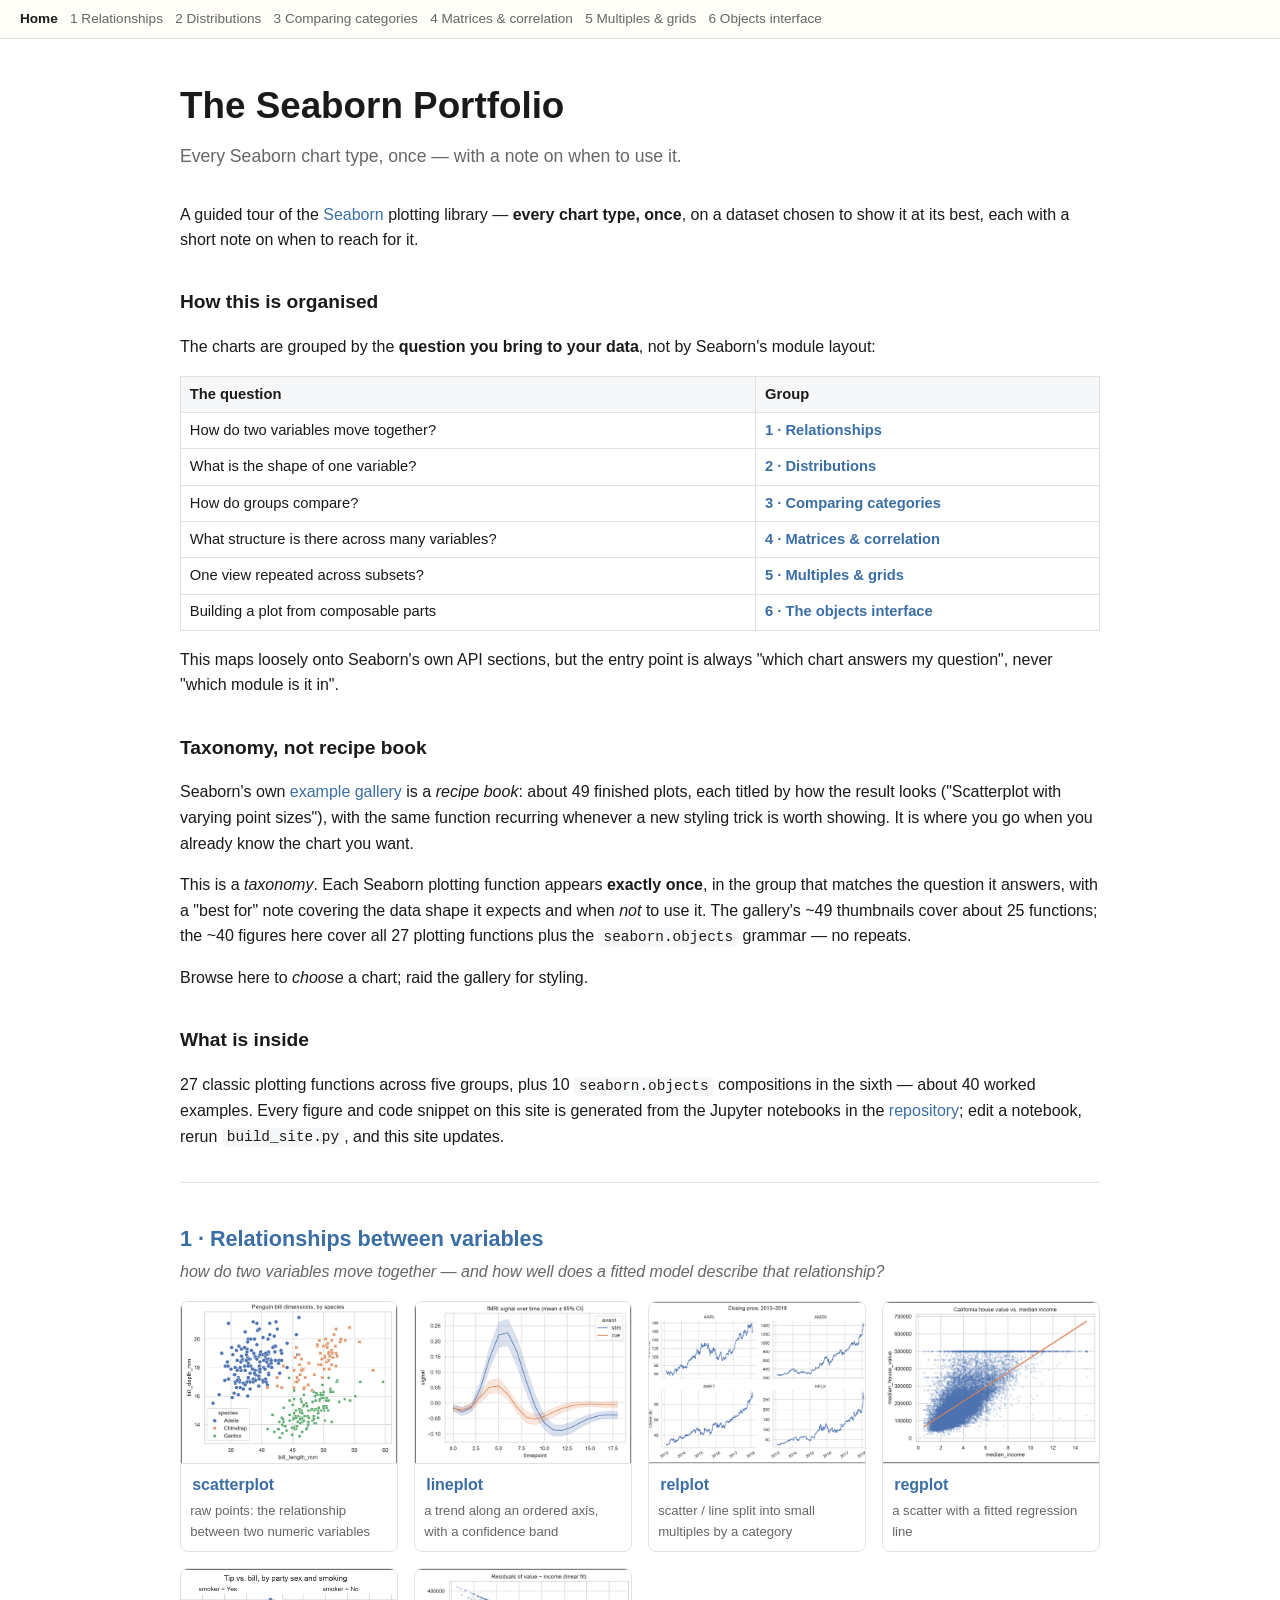
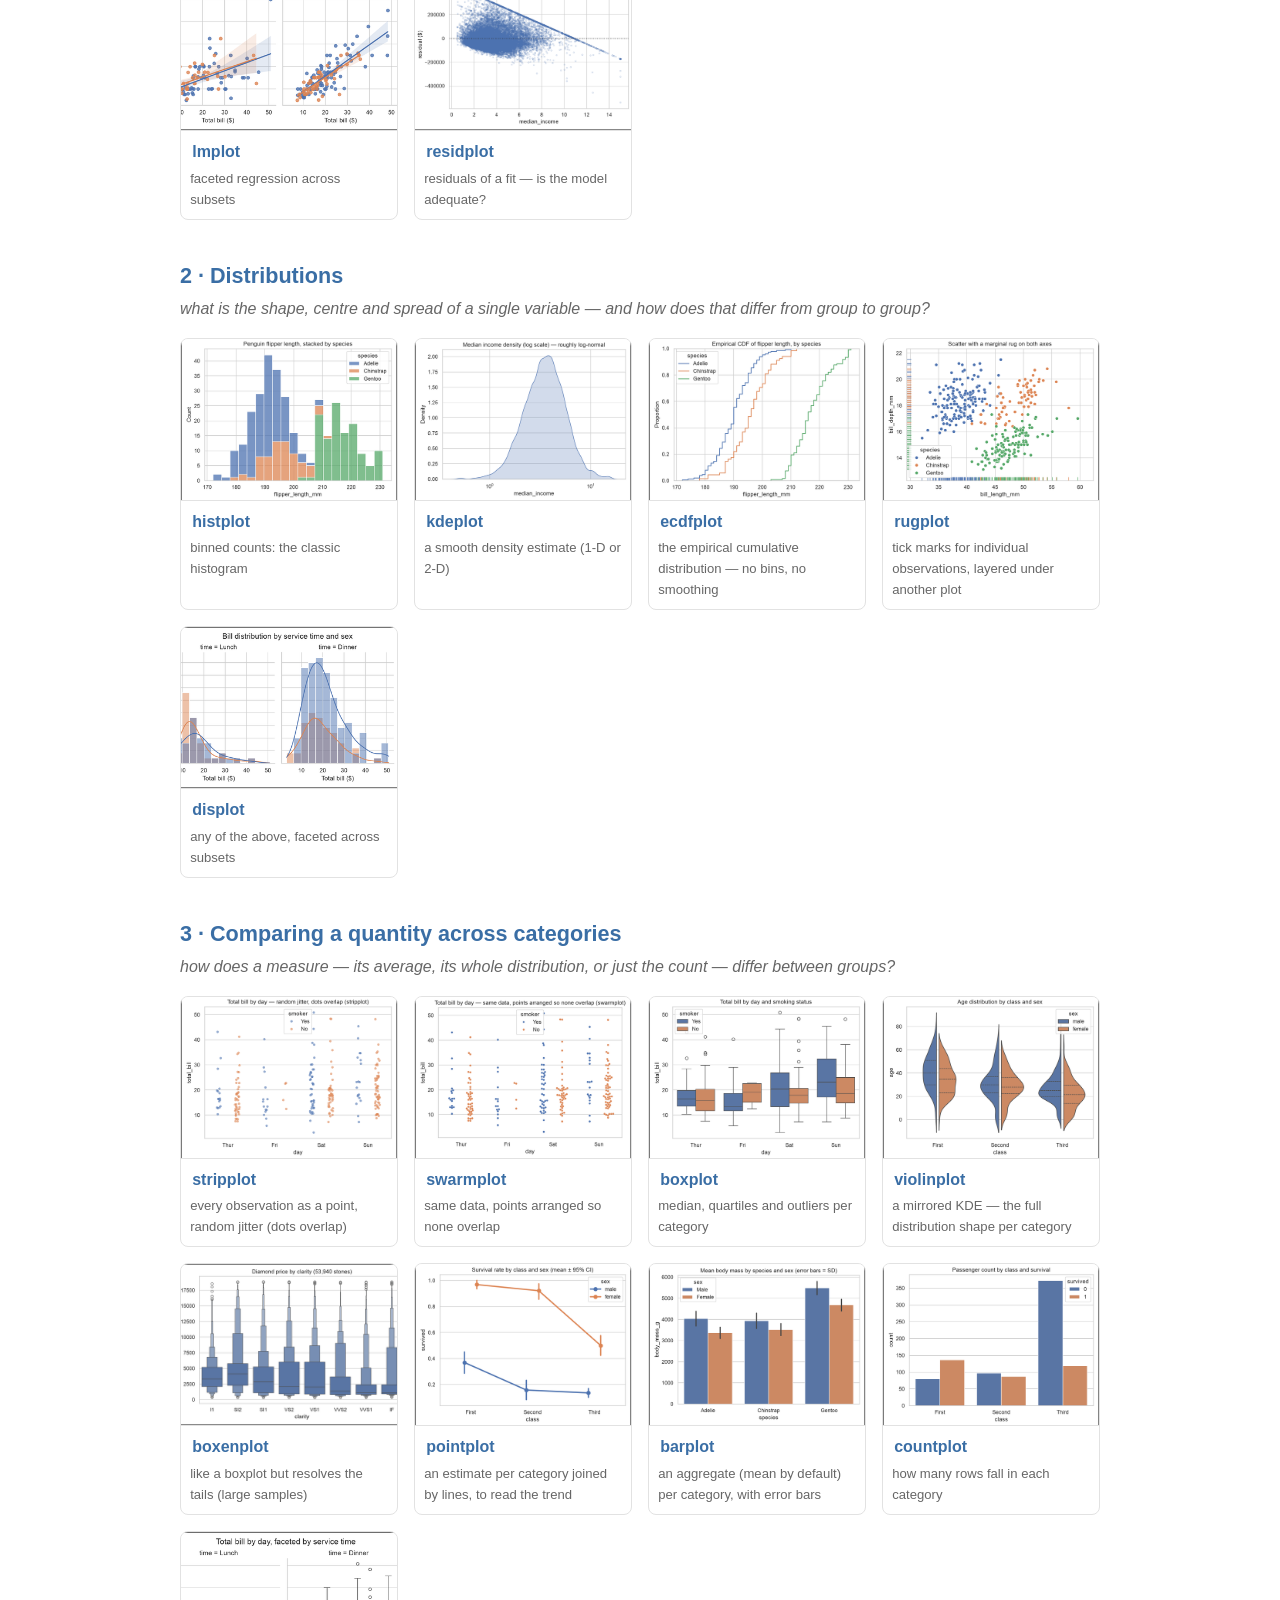
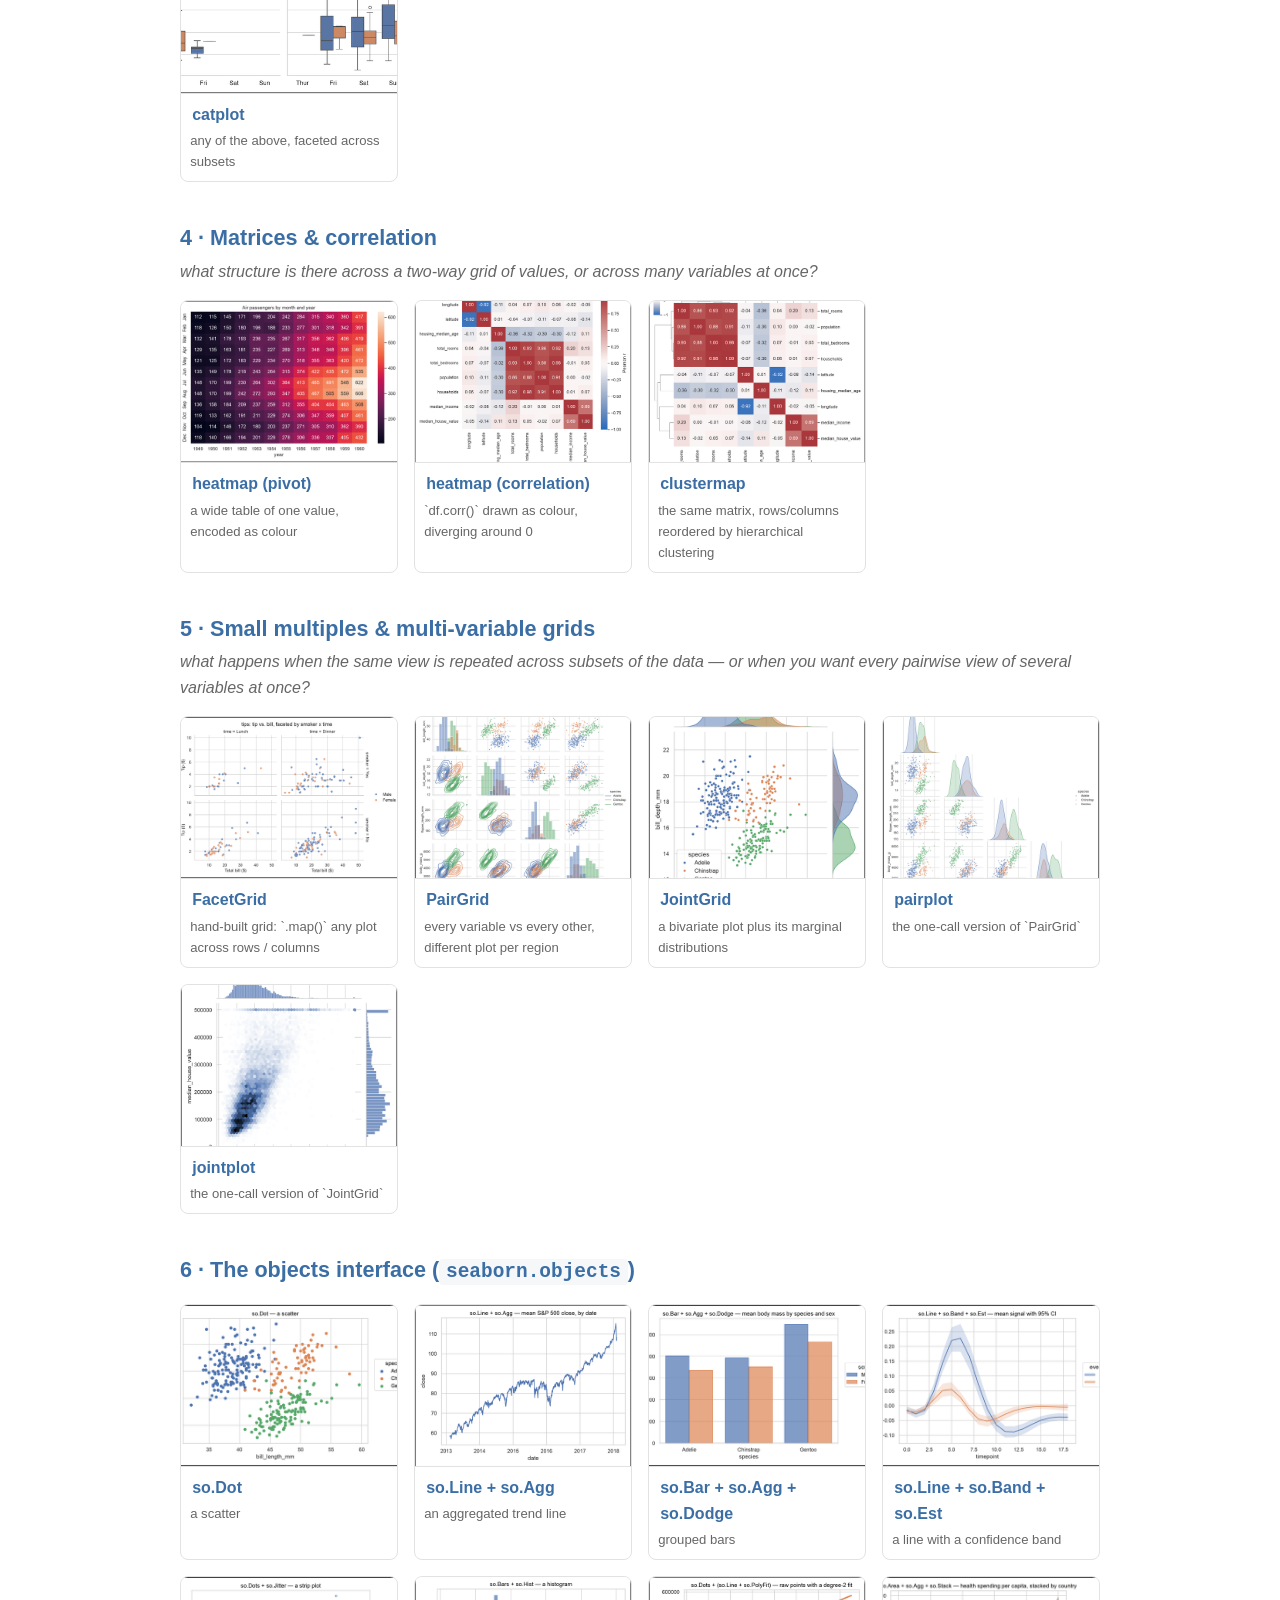
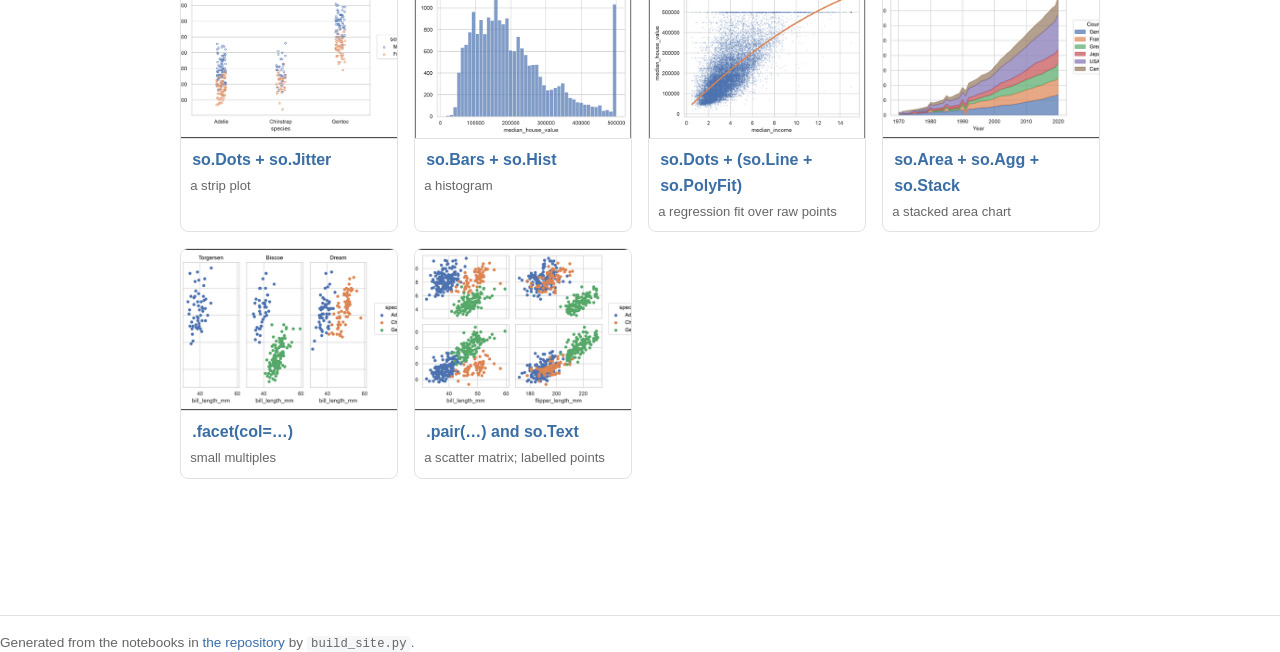
<file: docs/index.html>
<!doctype html>
<html lang="en">
<head>
<meta charset="utf-8">
<meta name="viewport" content="width=device-width, initial-scale=1">
<title>The Seaborn Portfolio</title>
<link rel="stylesheet" href="assets/style.css">
</head>
<body>

<nav class="topnav"><a href="index.html" class=here>Home</a><a href="1-relationships.html">1&nbsp;Relationships</a><a href="2-distributions.html">2&nbsp;Distributions</a><a href="3-comparing-categories.html">3&nbsp;Comparing categories</a><a href="4-matrices-and-correlation.html">4&nbsp;Matrices &amp; correlation</a><a href="5-multiples-and-grids.html">5&nbsp;Multiples &amp; grids</a><a href="6-objects-interface.html">6&nbsp;Objects interface</a></nav>
<header class="hero">
  <h1>The Seaborn Portfolio</h1>
  <p class="tagline">Every Seaborn chart type, once — with a note on when to use it.</p>
</header>
<main>
<div class="intro"><p>A guided tour of the <a href="https://seaborn.pydata.org/">Seaborn</a> plotting library — <strong>every chart type, once</strong>, on a dataset chosen to show it at its best, each with a short note on when to reach for it.</p>
<h2>How this is organised</h2>
<p>The charts are grouped by the <strong>question you bring to your data</strong>, not by Seaborn's module layout:</p>
<table>
<thead>
<tr>
  <th>The question</th>
  <th>Group</th>
</tr>
</thead>
<tbody>
<tr>
  <td>How do two variables move together?</td>
  <td><a href="1-relationships.html"><strong>1 · Relationships</strong></a></td>
</tr>
<tr>
  <td>What is the shape of one variable?</td>
  <td><a href="2-distributions.html"><strong>2 · Distributions</strong></a></td>
</tr>
<tr>
  <td>How do groups compare?</td>
  <td><a href="3-comparing-categories.html"><strong>3 · Comparing categories</strong></a></td>
</tr>
<tr>
  <td>What structure is there across many variables?</td>
  <td><a href="4-matrices-and-correlation.html"><strong>4 · Matrices &amp; correlation</strong></a></td>
</tr>
<tr>
  <td>One view repeated across subsets?</td>
  <td><a href="5-multiples-and-grids.html"><strong>5 · Multiples &amp; grids</strong></a></td>
</tr>
<tr>
  <td>Building a plot from composable parts</td>
  <td><a href="6-objects-interface.html"><strong>6 · The objects interface</strong></a></td>
</tr>
</tbody>
</table>
<p>This maps loosely onto Seaborn's own API sections, but the entry point is always &quot;which chart answers my question&quot;, never &quot;which module is it in&quot;.</p>
<h2>Taxonomy, not recipe book</h2>
<p>Seaborn's own <a href="https://seaborn.pydata.org/examples/index.html">example gallery</a> is a <em>recipe book</em>: about 49 finished plots, each titled by how the result looks (&quot;Scatterplot with varying point sizes&quot;), with the same function recurring whenever a new styling trick is worth showing. It is where you go when you already know the chart you want.</p>
<p>This is a <em>taxonomy</em>. Each Seaborn plotting function appears <strong>exactly once</strong>, in the group that matches the question it answers, with a &quot;best for&quot; note covering the data shape it expects and when <em>not</em> to use it. The gallery's ~49 thumbnails cover about 25 functions; the ~40 figures here cover all 27 plotting functions plus the <code>seaborn.objects</code> grammar — no repeats.</p>
<p>Browse here to <em>choose</em> a chart; raid the gallery for styling.</p>
<h2>What is inside</h2>
<p>27 classic plotting functions across five groups, plus 10 <code>seaborn.objects</code> compositions in the sixth — about 40 worked examples. Every figure and code snippet on this site is generated from the Jupyter notebooks in the <a href="https://github.com/omri-sabag83/The-Seaborn-Portfolio">repository</a>; edit a notebook, rerun <code>build_site.py</code>, and this site updates.</p>
</div>
<section class="group"><h2><a href="1-relationships.html">1 &middot; Relationships between variables</a></h2><p class="question">how do two variables move together — and how well does a fitted model describe that relationship?</p><div class="grid"><a class="card" href="1-relationships.html#scatterplot"><img loading="lazy" src="assets/thumbs/1_scatterplot.png" alt="scatterplot"><span class="card-name">scatterplot</span><span class="card-one">raw points: the relationship between two numeric variables</span></a><a class="card" href="1-relationships.html#lineplot"><img loading="lazy" src="assets/thumbs/1_lineplot.png" alt="lineplot"><span class="card-name">lineplot</span><span class="card-one">a trend along an ordered axis, with a confidence band</span></a><a class="card" href="1-relationships.html#relplot"><img loading="lazy" src="assets/thumbs/1_relplot.png" alt="relplot"><span class="card-name">relplot</span><span class="card-one">scatter / line split into small multiples by a category</span></a><a class="card" href="1-relationships.html#regplot"><img loading="lazy" src="assets/thumbs/1_regplot.png" alt="regplot"><span class="card-name">regplot</span><span class="card-one">a scatter with a fitted regression line</span></a><a class="card" href="1-relationships.html#lmplot"><img loading="lazy" src="assets/thumbs/1_lmplot.png" alt="lmplot"><span class="card-name">lmplot</span><span class="card-one">faceted regression across subsets</span></a><a class="card" href="1-relationships.html#residplot"><img loading="lazy" src="assets/thumbs/1_residplot.png" alt="residplot"><span class="card-name">residplot</span><span class="card-one">residuals of a fit — is the model adequate?</span></a></div></section><section class="group"><h2><a href="2-distributions.html">2 &middot; Distributions</a></h2><p class="question">what is the shape, centre and spread of a single variable — and how does that differ from group to group?</p><div class="grid"><a class="card" href="2-distributions.html#histplot"><img loading="lazy" src="assets/thumbs/2_histplot.png" alt="histplot"><span class="card-name">histplot</span><span class="card-one">binned counts: the classic histogram</span></a><a class="card" href="2-distributions.html#kdeplot"><img loading="lazy" src="assets/thumbs/2_kdeplot_1d.png" alt="kdeplot"><span class="card-name">kdeplot</span><span class="card-one">a smooth density estimate (1-D or 2-D)</span></a><a class="card" href="2-distributions.html#ecdfplot"><img loading="lazy" src="assets/thumbs/2_ecdfplot.png" alt="ecdfplot"><span class="card-name">ecdfplot</span><span class="card-one">the empirical cumulative distribution — no bins, no smoothing</span></a><a class="card" href="2-distributions.html#rugplot"><img loading="lazy" src="assets/thumbs/2_rugplot.png" alt="rugplot"><span class="card-name">rugplot</span><span class="card-one">tick marks for individual observations, layered under another plot</span></a><a class="card" href="2-distributions.html#displot"><img loading="lazy" src="assets/thumbs/2_displot.png" alt="displot"><span class="card-name">displot</span><span class="card-one">any of the above, faceted across subsets</span></a></div></section><section class="group"><h2><a href="3-comparing-categories.html">3 &middot; Comparing a quantity across categories</a></h2><p class="question">how does a measure — its average, its whole distribution, or just the count — differ between groups?</p><div class="grid"><a class="card" href="3-comparing-categories.html#stripplot"><img loading="lazy" src="assets/thumbs/3_stripplot.png" alt="stripplot"><span class="card-name">stripplot</span><span class="card-one">every observation as a point, random jitter (dots overlap)</span></a><a class="card" href="3-comparing-categories.html#swarmplot"><img loading="lazy" src="assets/thumbs/3_swarmplot.png" alt="swarmplot"><span class="card-name">swarmplot</span><span class="card-one">same data, points arranged so none overlap</span></a><a class="card" href="3-comparing-categories.html#boxplot"><img loading="lazy" src="assets/thumbs/3_boxplot.png" alt="boxplot"><span class="card-name">boxplot</span><span class="card-one">median, quartiles and outliers per category</span></a><a class="card" href="3-comparing-categories.html#violinplot"><img loading="lazy" src="assets/thumbs/3_violinplot.png" alt="violinplot"><span class="card-name">violinplot</span><span class="card-one">a mirrored KDE — the full distribution shape per category</span></a><a class="card" href="3-comparing-categories.html#boxenplot"><img loading="lazy" src="assets/thumbs/3_boxenplot.png" alt="boxenplot"><span class="card-name">boxenplot</span><span class="card-one">like a boxplot but resolves the tails (large samples)</span></a><a class="card" href="3-comparing-categories.html#pointplot"><img loading="lazy" src="assets/thumbs/3_pointplot.png" alt="pointplot"><span class="card-name">pointplot</span><span class="card-one">an estimate per category joined by lines, to read the trend</span></a><a class="card" href="3-comparing-categories.html#barplot"><img loading="lazy" src="assets/thumbs/3_barplot.png" alt="barplot"><span class="card-name">barplot</span><span class="card-one">an aggregate (mean by default) per category, with error bars</span></a><a class="card" href="3-comparing-categories.html#countplot"><img loading="lazy" src="assets/thumbs/3_countplot.png" alt="countplot"><span class="card-name">countplot</span><span class="card-one">how many rows fall in each category</span></a><a class="card" href="3-comparing-categories.html#catplot"><img loading="lazy" src="assets/thumbs/3_catplot.png" alt="catplot"><span class="card-name">catplot</span><span class="card-one">any of the above, faceted across subsets</span></a></div></section><section class="group"><h2><a href="4-matrices-and-correlation.html">4 &middot; Matrices &amp; correlation</a></h2><p class="question">what structure is there across a two-way grid of values, or across many variables at once?</p><div class="grid"><a class="card" href="4-matrices-and-correlation.html#heatmap-a-pivot-table"><img loading="lazy" src="assets/thumbs/4_heatmap_pivot.png" alt="heatmap (pivot)"><span class="card-name">heatmap (pivot)</span><span class="card-one">a wide table of one value, encoded as colour</span></a><a class="card" href="4-matrices-and-correlation.html#heatmap-a-correlation-matrix"><img loading="lazy" src="assets/thumbs/4_heatmap_corr.png" alt="heatmap (correlation)"><span class="card-name">heatmap (correlation)</span><span class="card-one">`df.corr()` drawn as colour, diverging around 0</span></a><a class="card" href="4-matrices-and-correlation.html#clustermap"><img loading="lazy" src="assets/thumbs/4_clustermap.png" alt="clustermap"><span class="card-name">clustermap</span><span class="card-one">the same matrix, rows/columns reordered by hierarchical clustering</span></a></div></section><section class="group"><h2><a href="5-multiples-and-grids.html">5 &middot; Small multiples &amp; multi-variable grids</a></h2><p class="question">what happens when the same view is repeated across subsets of the data — or when you want every pairwise view of several variables at once?</p><div class="grid"><a class="card" href="5-multiples-and-grids.html#facetgrid"><img loading="lazy" src="assets/thumbs/5_facetgrid.png" alt="FacetGrid"><span class="card-name">FacetGrid</span><span class="card-one">hand-built grid: `.map()` any plot across rows / columns</span></a><a class="card" href="5-multiples-and-grids.html#pairgrid"><img loading="lazy" src="assets/thumbs/5_pairgrid.png" alt="PairGrid"><span class="card-name">PairGrid</span><span class="card-one">every variable vs every other, different plot per region</span></a><a class="card" href="5-multiples-and-grids.html#jointgrid"><img loading="lazy" src="assets/thumbs/5_jointgrid.png" alt="JointGrid"><span class="card-name">JointGrid</span><span class="card-one">a bivariate plot plus its marginal distributions</span></a><a class="card" href="5-multiples-and-grids.html#pairplot"><img loading="lazy" src="assets/thumbs/5_pairplot.png" alt="pairplot"><span class="card-name">pairplot</span><span class="card-one">the one-call version of `PairGrid`</span></a><a class="card" href="5-multiples-and-grids.html#jointplot"><img loading="lazy" src="assets/thumbs/5_jointplot.png" alt="jointplot"><span class="card-name">jointplot</span><span class="card-one">the one-call version of `JointGrid`</span></a></div></section><section class="group"><h2><a href="6-objects-interface.html">6 &middot; The objects interface (<code>seaborn.objects</code>)</a></h2><p class="question"></p><div class="grid"><a class="card" href="6-objects-interface.html#1-so-dot-a-scatter"><img loading="lazy" src="assets/thumbs/6_01_dot.png" alt="so.Dot"><span class="card-name">so.Dot</span><span class="card-one">a scatter</span></a><a class="card" href="6-objects-interface.html#2-so-line-so-agg-an-aggregated-trend-line"><img loading="lazy" src="assets/thumbs/6_02_line_agg.png" alt="so.Line + so.Agg"><span class="card-name">so.Line + so.Agg</span><span class="card-one">an aggregated trend line</span></a><a class="card" href="6-objects-interface.html#3-so-bar-so-agg-so-dodge-grouped-bars"><img loading="lazy" src="assets/thumbs/6_03_bar_agg_dodge.png" alt="so.Bar + so.Agg + so.Dodge"><span class="card-name">so.Bar + so.Agg + so.Dodge</span><span class="card-one">grouped bars</span></a><a class="card" href="6-objects-interface.html#4-so-line-so-band-so-est-a-line-with-a-confidence-band"><img loading="lazy" src="assets/thumbs/6_04_line_band_est.png" alt="so.Line + so.Band + so.Est"><span class="card-name">so.Line + so.Band + so.Est</span><span class="card-one">a line with a confidence band</span></a><a class="card" href="6-objects-interface.html#5-so-dots-so-jitter-a-strip-plot"><img loading="lazy" src="assets/thumbs/6_05_dots_jitter.png" alt="so.Dots + so.Jitter"><span class="card-name">so.Dots + so.Jitter</span><span class="card-one">a strip plot</span></a><a class="card" href="6-objects-interface.html#6-so-bars-so-hist-a-histogram"><img loading="lazy" src="assets/thumbs/6_06_bars_hist.png" alt="so.Bars + so.Hist"><span class="card-name">so.Bars + so.Hist</span><span class="card-one">a histogram</span></a><a class="card" href="6-objects-interface.html#7-so-dots-so-line-so-polyfit-a-fit-over-raw-points"><img loading="lazy" src="assets/thumbs/6_07_polyfit.png" alt="so.Dots + (so.Line + so.PolyFit)"><span class="card-name">so.Dots + (so.Line + so.PolyFit)</span><span class="card-one">a regression fit over raw points</span></a><a class="card" href="6-objects-interface.html#8-so-area-so-agg-so-stack-a-stacked-area-chart"><img loading="lazy" src="assets/thumbs/6_08_area_stack.png" alt="so.Area + so.Agg + so.Stack"><span class="card-name">so.Area + so.Agg + so.Stack</span><span class="card-one">a stacked area chart</span></a><a class="card" href="6-objects-interface.html#9-facet-col-small-multiples"><img loading="lazy" src="assets/thumbs/6_09_facet.png" alt=".facet(col=…)"><span class="card-name">.facet(col=…)</span><span class="card-one">small multiples</span></a><a class="card" href="6-objects-interface.html#10-pair-and-so-text"><img loading="lazy" src="assets/thumbs/6_10_pair.png" alt=".pair(…) and so.Text"><span class="card-name">.pair(…) and so.Text</span><span class="card-one">a scatter matrix; labelled points</span></a></div></section>
</main>
<footer>Generated from the notebooks in
<a href="https://github.com/omri-sabag83/The-Seaborn-Portfolio">the repository</a> by <code>build_site.py</code>.</footer>

</body>
</html>
</file>
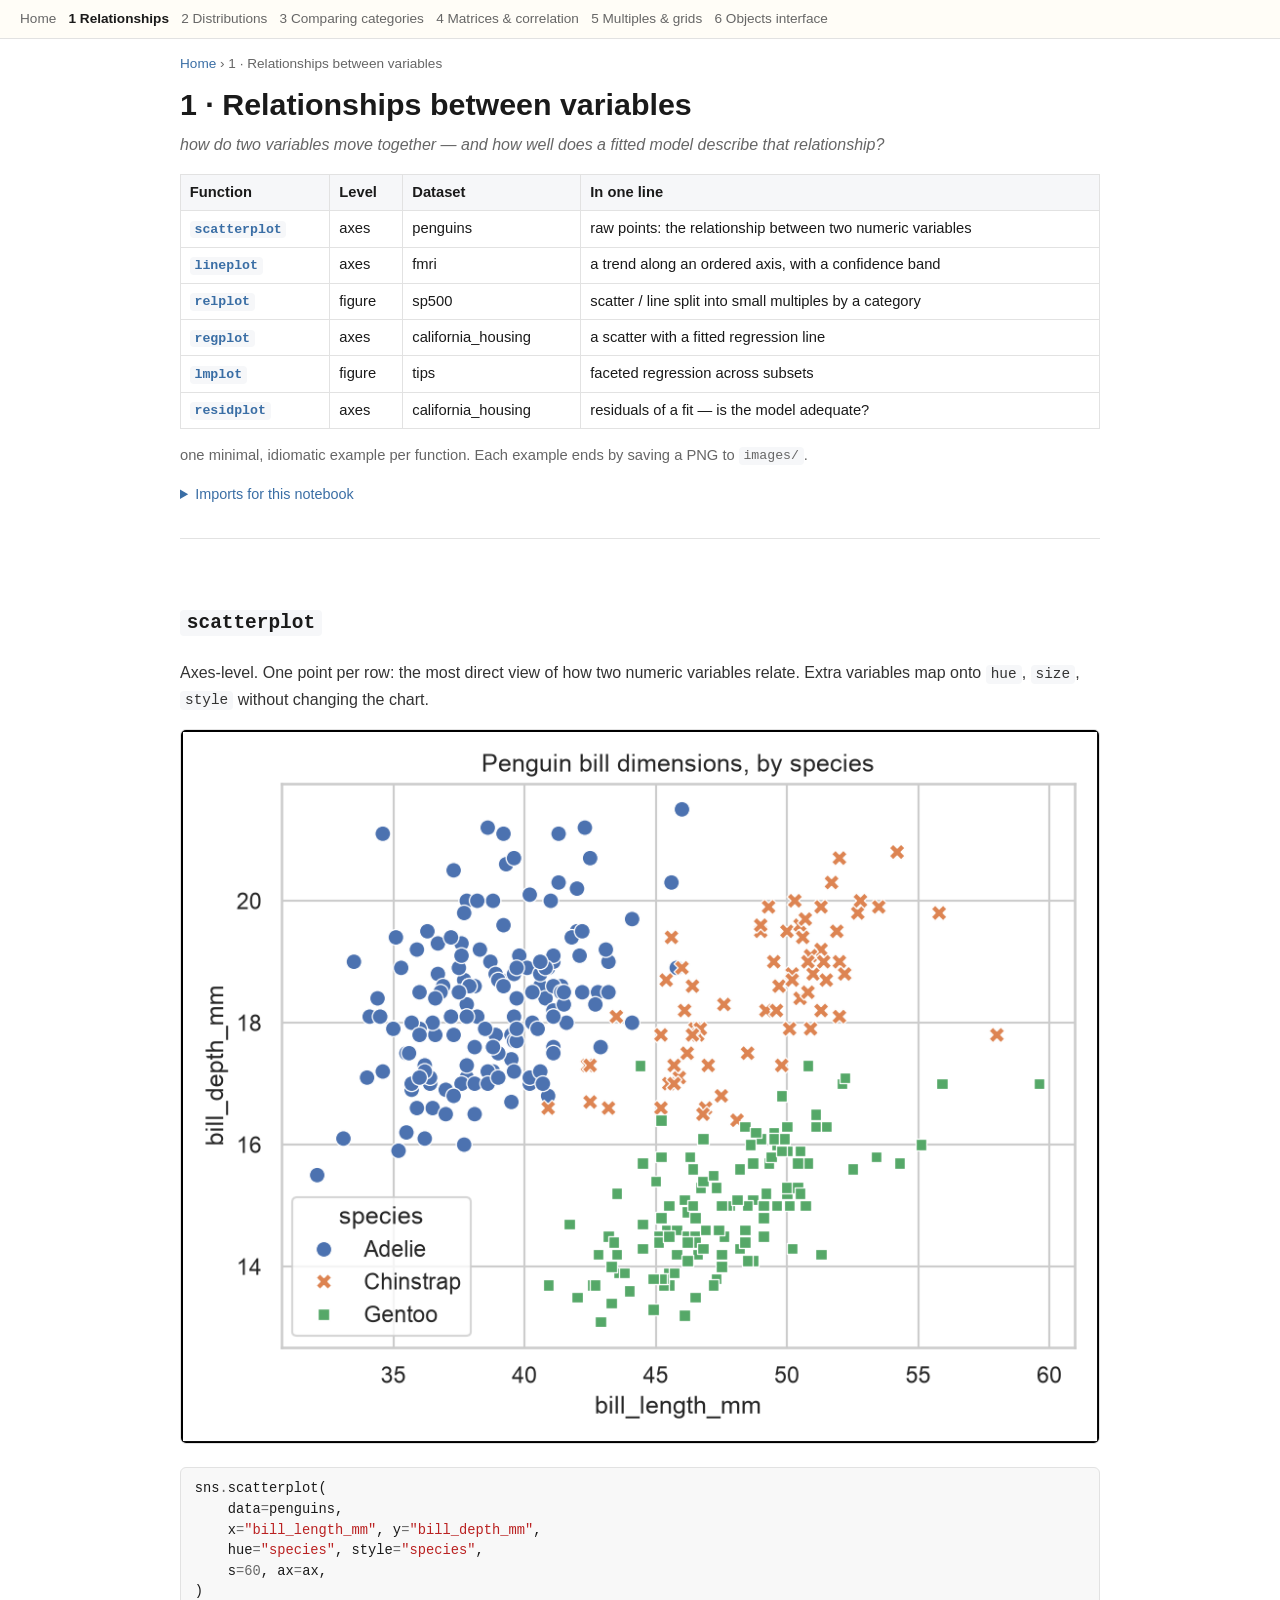
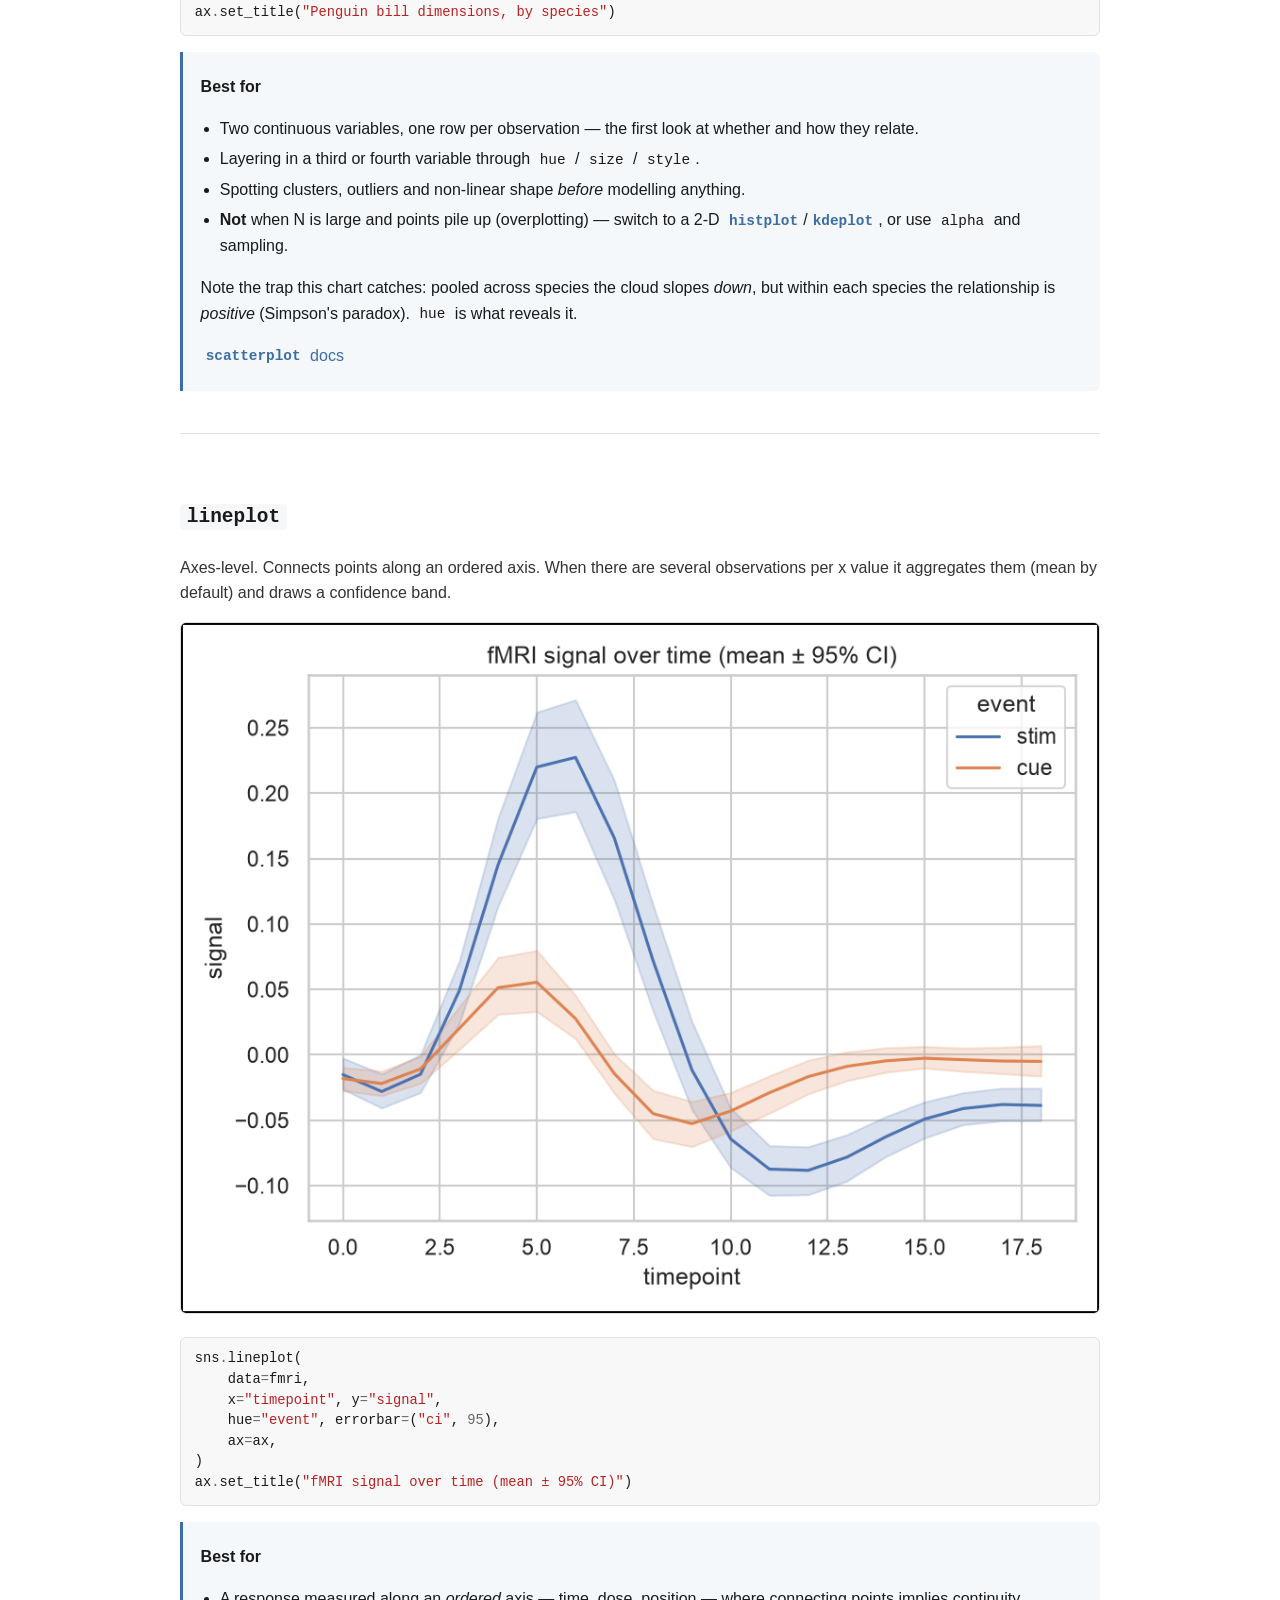
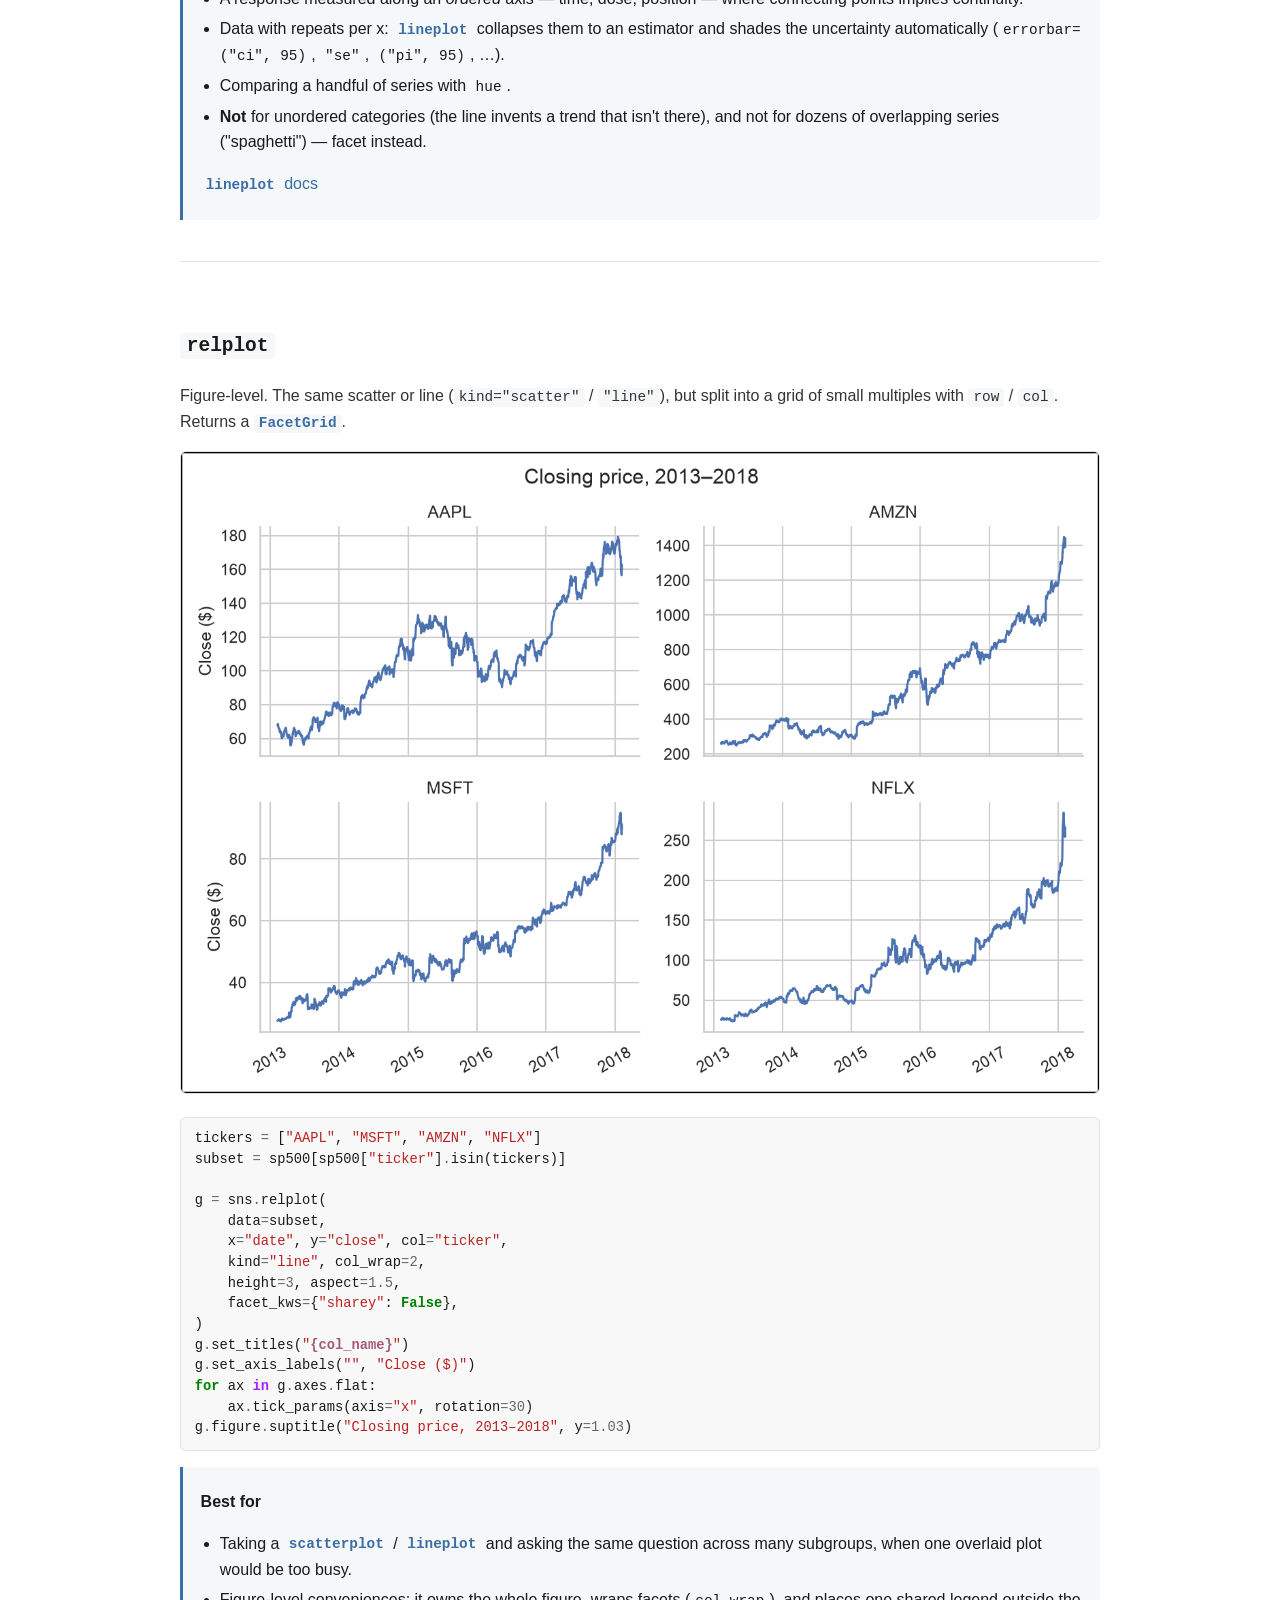
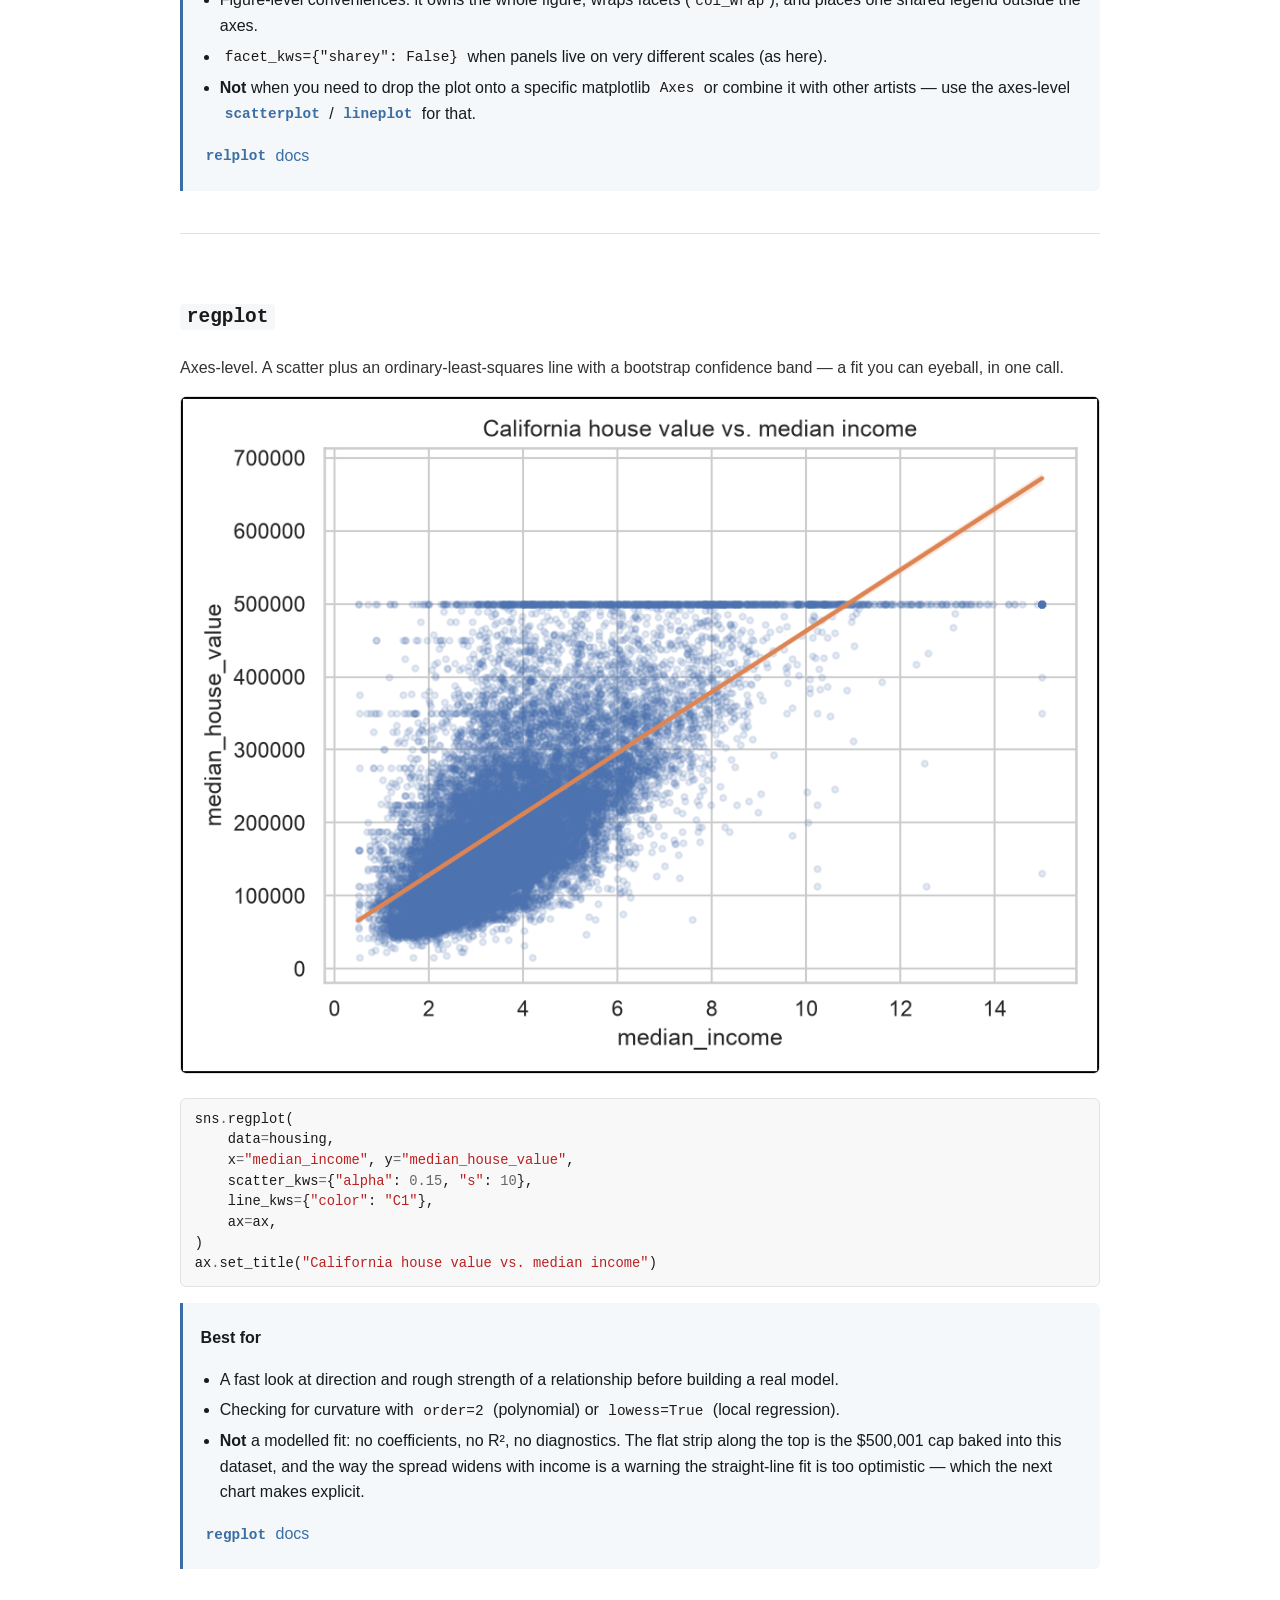
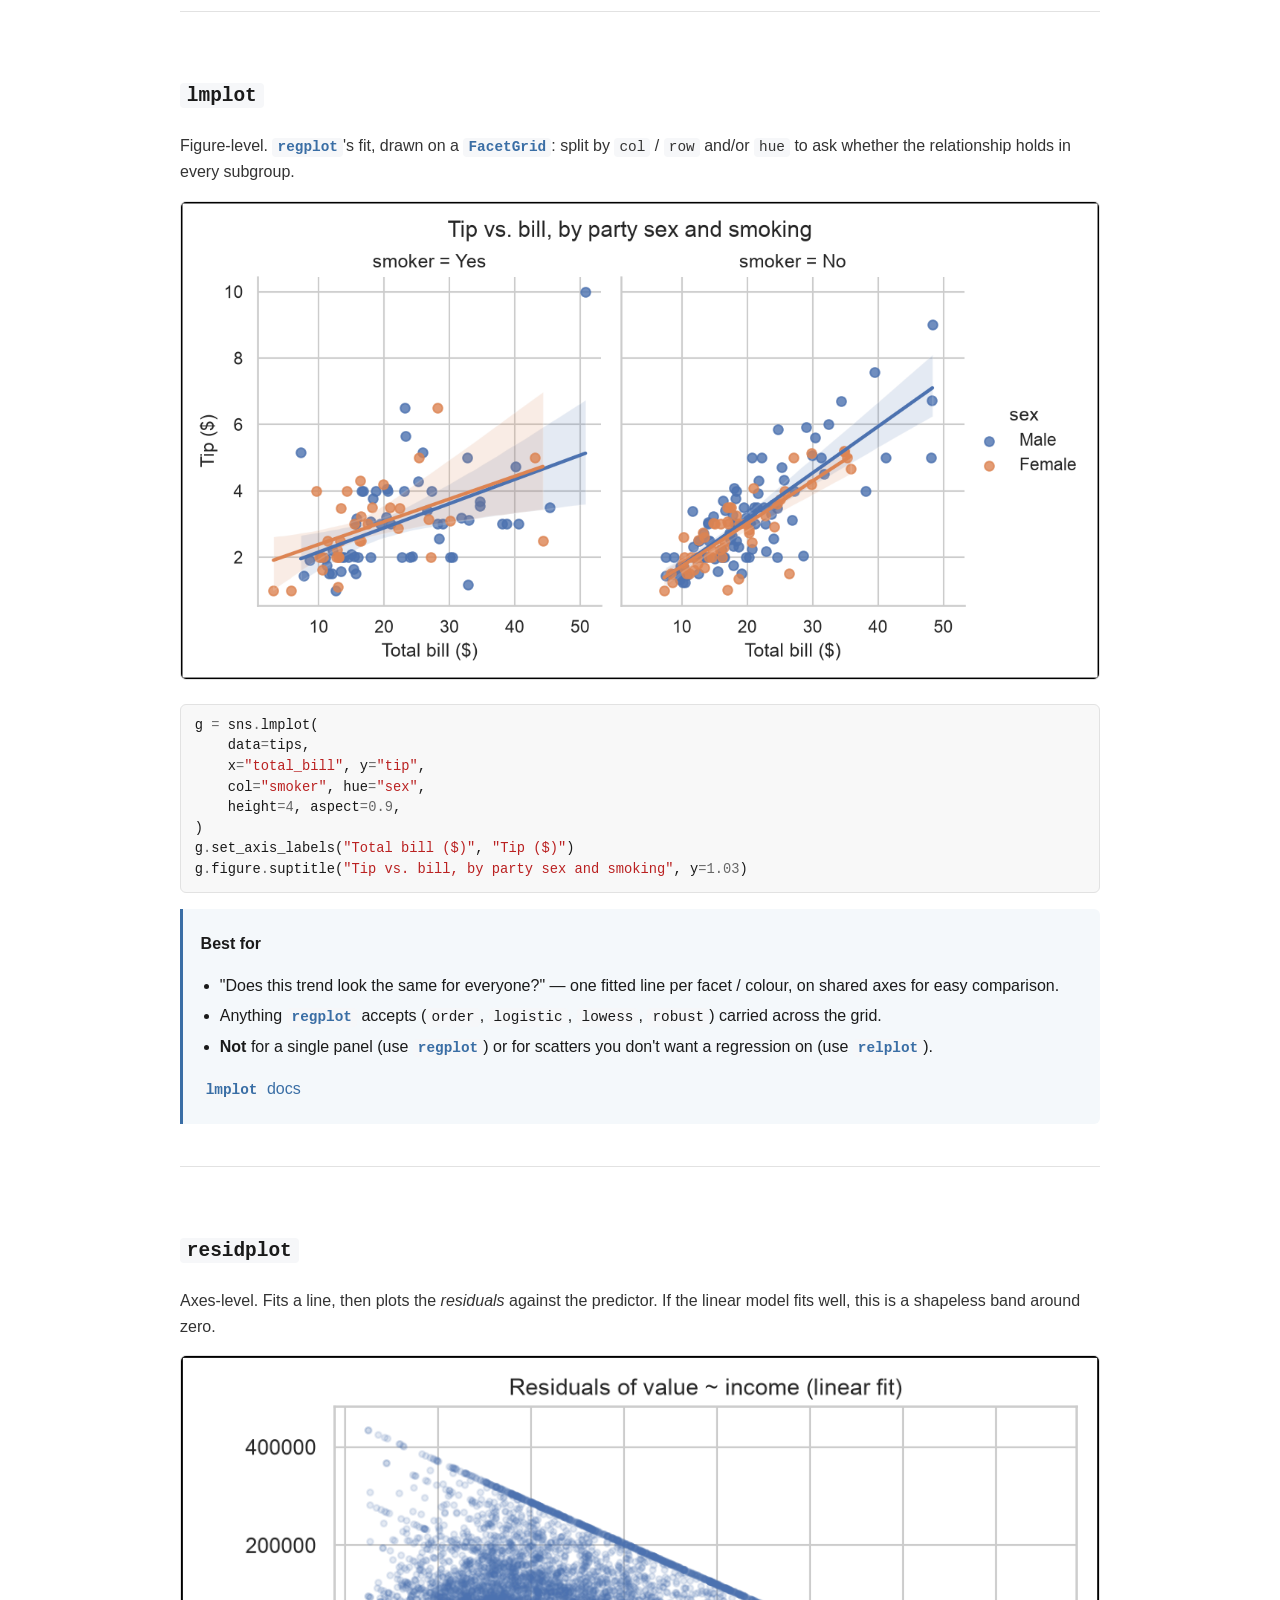
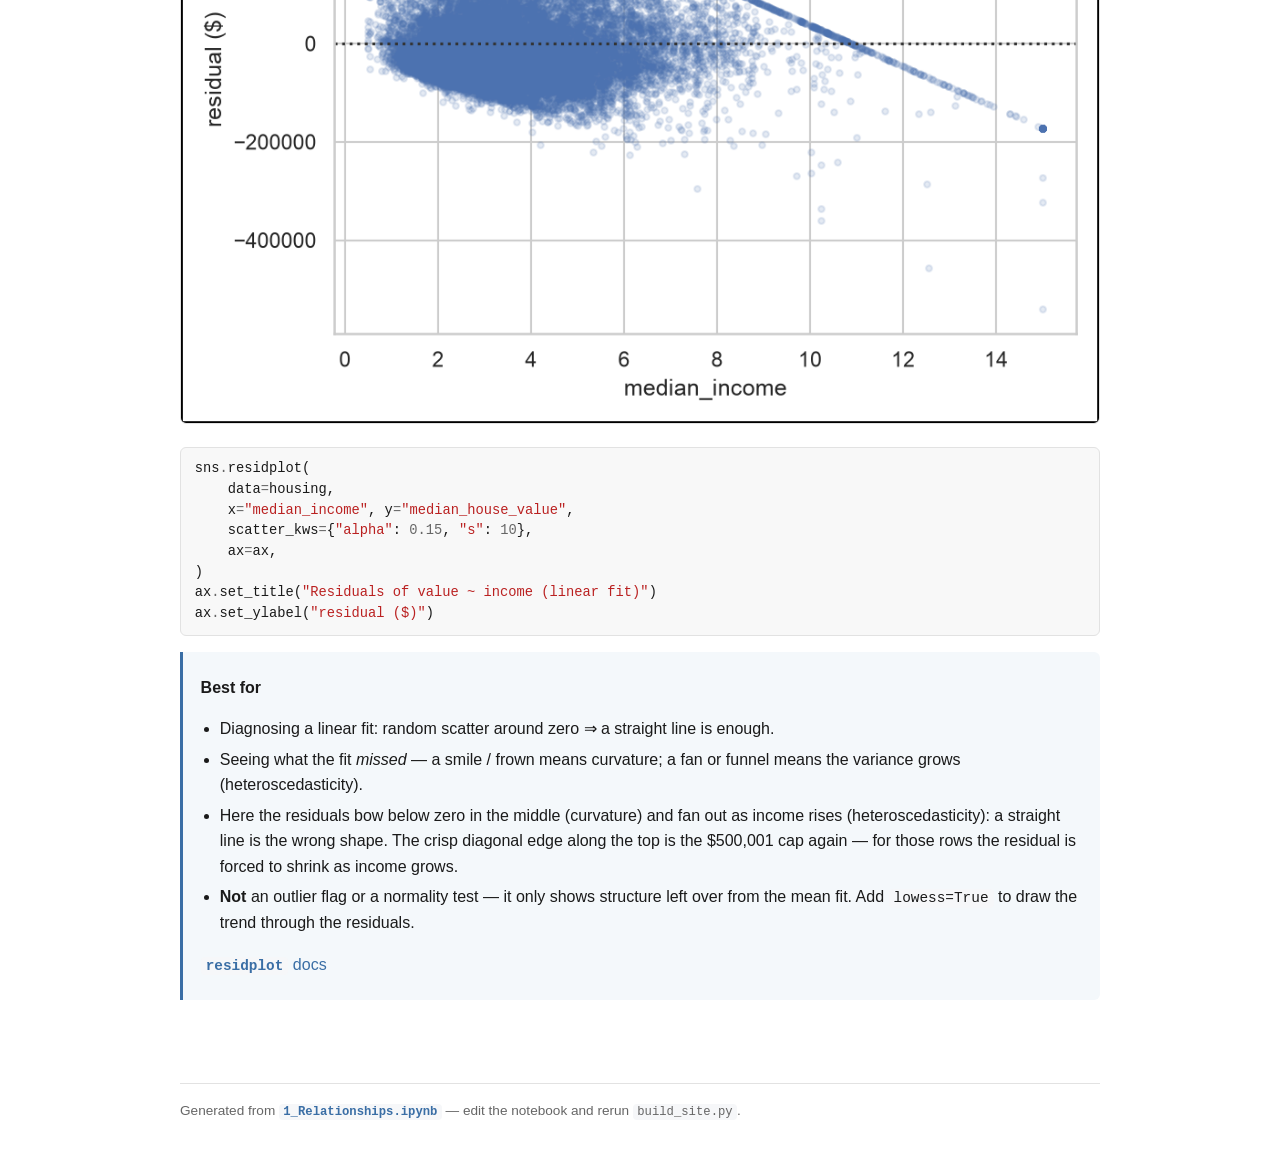
<file: docs/1-relationships.html>
<!doctype html>
<html lang="en">
<head>
<meta charset="utf-8">
<meta name="viewport" content="width=device-width, initial-scale=1">
<title>1 · Relationships between variables — The Seaborn Portfolio</title>
<link rel="stylesheet" href="assets/style.css">
</head>
<body>

<nav class="topnav"><a href="index.html">Home</a><a href="1-relationships.html" class=here>1&nbsp;Relationships</a><a href="2-distributions.html">2&nbsp;Distributions</a><a href="3-comparing-categories.html">3&nbsp;Comparing categories</a><a href="4-matrices-and-correlation.html">4&nbsp;Matrices &amp; correlation</a><a href="5-multiples-and-grids.html">5&nbsp;Multiples &amp; grids</a><a href="6-objects-interface.html">6&nbsp;Objects interface</a></nav>
<main class="grouppage">
<header>
  <p class="crumb"><a href="index.html">Home</a> &rsaquo; 1 &middot; Relationships between variables</p>
  <h1>1 &middot; Relationships between variables</h1>
  <p class="question">how do two variables move together — and how well does a fitted model describe that relationship?</p>
  <table><thead><tr><th>Function</th><th>Level</th><th>Dataset</th><th>In one line</th></tr></thead><tbody><tr><td><a href="#scatterplot"><code>scatterplot</code></a></td><td>axes</td><td>penguins</td><td>raw points: the relationship between two numeric variables</td></tr><tr><td><a href="#lineplot"><code>lineplot</code></a></td><td>axes</td><td>fmri</td><td>a trend along an ordered axis, with a confidence band</td></tr><tr><td><a href="#relplot"><code>relplot</code></a></td><td>figure</td><td>sp500</td><td>scatter / line split into small multiples by a category</td></tr><tr><td><a href="#regplot"><code>regplot</code></a></td><td>axes</td><td>california_housing</td><td>a scatter with a fitted regression line</td></tr><tr><td><a href="#lmplot"><code>lmplot</code></a></td><td>figure</td><td>tips</td><td>faceted regression across subsets</td></tr><tr><td><a href="#residplot"><code>residplot</code></a></td><td>axes</td><td>california_housing</td><td>residuals of a fit — is the model adequate?</td></tr></tbody></table>
  <div class="method"><p>one minimal, idiomatic example per function. Each example ends by saving a PNG to <code>images/</code>.</p>
</div>
  <details class="imports"><summary>Imports for this notebook</summary>
  <div class="code"><div class="highlight"><pre><span></span><span class="kn">import</span><span class="w"> </span><span class="nn">matplotlib.pyplot</span><span class="w"> </span><span class="k">as</span><span class="w"> </span><span class="nn">plt</span>
<span class="kn">import</span><span class="w"> </span><span class="nn">pandas</span><span class="w"> </span><span class="k">as</span><span class="w"> </span><span class="nn">pd</span>
<span class="kn">import</span><span class="w"> </span><span class="nn">seaborn</span><span class="w"> </span><span class="k">as</span><span class="w"> </span><span class="nn">sns</span>

<span class="kn">from</span><span class="w"> </span><span class="nn">load_data</span><span class="w"> </span><span class="kn">import</span> <span class="n">load_data</span>
<span class="kn">import</span><span class="w"> </span><span class="nn">chart_style</span>  <span class="c1"># thin black frame around every chart image</span>

<span class="c1"># House style for the whole notebook. Kept deliberately light: this project is</span>
<span class="c1"># about *which* chart to use, not fine visual polish.</span>
<span class="n">sns</span><span class="o">.</span><span class="n">set_theme</span><span class="p">(</span><span class="n">style</span><span class="o">=</span><span class="s2">"whitegrid"</span><span class="p">)</span>

<span class="c1"># Datasets used below. Built-ins come from seaborn; the two larger ones come</span>
<span class="c1"># from Kaggle via load_data() (downloaded once, then read from data/).</span>
<span class="n">penguins</span> <span class="o">=</span> <span class="n">sns</span><span class="o">.</span><span class="n">load_dataset</span><span class="p">(</span><span class="s2">"penguins"</span><span class="p">)</span>
<span class="n">fmri</span> <span class="o">=</span> <span class="n">sns</span><span class="o">.</span><span class="n">load_dataset</span><span class="p">(</span><span class="s2">"fmri"</span><span class="p">)</span>
<span class="n">tips</span> <span class="o">=</span> <span class="n">sns</span><span class="o">.</span><span class="n">load_dataset</span><span class="p">(</span><span class="s2">"tips"</span><span class="p">)</span>
<span class="n">housing</span> <span class="o">=</span> <span class="n">load_data</span><span class="p">(</span><span class="s2">"california_housing"</span><span class="p">)</span>
<span class="n">sp500</span> <span class="o">=</span> <span class="n">load_data</span><span class="p">(</span><span class="s2">"sp500"</span><span class="p">)</span>
</pre></div>
</div></details>
</header>
<section class="chart" id="scatterplot"><h2><a href="#scatterplot"><code>scatterplot</code></p>
</a></h2><div class="desc"><p>Axes-level. One point per row: the most direct view of how two numeric variables
relate. Extra variables map onto <code>hue</code>, <code>size</code>, <code>style</code> without changing the chart.</p>
</div><figure><img loading="lazy" src="assets/full/1_scatterplot.png" alt="scatterplot"></figure><div class="code"><div class="highlight"><pre><span></span><span class="n">sns</span><span class="o">.</span><span class="n">scatterplot</span><span class="p">(</span>
    <span class="n">data</span><span class="o">=</span><span class="n">penguins</span><span class="p">,</span>
    <span class="n">x</span><span class="o">=</span><span class="s2">"bill_length_mm"</span><span class="p">,</span> <span class="n">y</span><span class="o">=</span><span class="s2">"bill_depth_mm"</span><span class="p">,</span>
    <span class="n">hue</span><span class="o">=</span><span class="s2">"species"</span><span class="p">,</span> <span class="n">style</span><span class="o">=</span><span class="s2">"species"</span><span class="p">,</span>
    <span class="n">s</span><span class="o">=</span><span class="mi">60</span><span class="p">,</span> <span class="n">ax</span><span class="o">=</span><span class="n">ax</span><span class="p">,</span>
<span class="p">)</span>
<span class="n">ax</span><span class="o">.</span><span class="n">set_title</span><span class="p">(</span><span class="s2">"Penguin bill dimensions, by species"</span><span class="p">)</span>
</pre></div>
</div><div class="bestfor"><p><strong>Best for</strong></p>
<ul>
<li>Two continuous variables, one row per observation — the first look at whether and how they relate.</li>
<li>Layering in a third or fourth variable through <code>hue</code> / <code>size</code> / <code>style</code>.</li>
<li>Spotting clusters, outliers and non-linear shape <em>before</em> modelling anything.</li>
<li><strong>Not</strong> when N is large and points pile up (overplotting) — switch to a 2-D <a href="2-distributions.html#histplot"><code>histplot</code></a>/<a href="2-distributions.html#kdeplot"><code>kdeplot</code></a>, or use <code>alpha</code> and sampling.</li>
</ul>
<p>Note the trap this chart catches: pooled across species the cloud slopes <em>down</em>, but
within each species the relationship is <em>positive</em> (Simpson's paradox). <code>hue</code> is what
reveals it.</p>
<p><a href="https://seaborn.pydata.org/generated/seaborn.scatterplot.html"><code>scatterplot</code> docs</a></p>
</div></section><section class="chart" id="lineplot"><h2><a href="#lineplot"><code>lineplot</code></p>
</a></h2><div class="desc"><p>Axes-level. Connects points along an ordered axis. When there are several
observations per x value it aggregates them (mean by default) and draws a
confidence band.</p>
</div><figure><img loading="lazy" src="assets/full/1_lineplot.png" alt="lineplot"></figure><div class="code"><div class="highlight"><pre><span></span><span class="n">sns</span><span class="o">.</span><span class="n">lineplot</span><span class="p">(</span>
    <span class="n">data</span><span class="o">=</span><span class="n">fmri</span><span class="p">,</span>
    <span class="n">x</span><span class="o">=</span><span class="s2">"timepoint"</span><span class="p">,</span> <span class="n">y</span><span class="o">=</span><span class="s2">"signal"</span><span class="p">,</span>
    <span class="n">hue</span><span class="o">=</span><span class="s2">"event"</span><span class="p">,</span> <span class="n">errorbar</span><span class="o">=</span><span class="p">(</span><span class="s2">"ci"</span><span class="p">,</span> <span class="mi">95</span><span class="p">),</span>
    <span class="n">ax</span><span class="o">=</span><span class="n">ax</span><span class="p">,</span>
<span class="p">)</span>
<span class="n">ax</span><span class="o">.</span><span class="n">set_title</span><span class="p">(</span><span class="s2">"fMRI signal over time (mean ± 95% CI)"</span><span class="p">)</span>
</pre></div>
</div><div class="bestfor"><p><strong>Best for</strong></p>
<ul>
<li>A response measured along an <em>ordered</em> axis — time, dose, position — where connecting points implies continuity.</li>
<li>Data with repeats per x: <a href="#lineplot"><code>lineplot</code></a> collapses them to an estimator and shades the uncertainty automatically (<code>errorbar=(&quot;ci&quot;, 95)</code>, <code>&quot;se&quot;</code>, <code>(&quot;pi&quot;, 95)</code>, …).</li>
<li>Comparing a handful of series with <code>hue</code>.</li>
<li><strong>Not</strong> for unordered categories (the line invents a trend that isn't there), and not for dozens of overlapping series (&quot;spaghetti&quot;) — facet instead.</li>
</ul>
<p><a href="https://seaborn.pydata.org/generated/seaborn.lineplot.html"><code>lineplot</code> docs</a></p>
</div></section><section class="chart" id="relplot"><h2><a href="#relplot"><code>relplot</code></p>
</a></h2><div class="desc"><p>Figure-level. The same scatter or line (<code>kind=&quot;scatter&quot;</code> / <code>&quot;line&quot;</code>), but split
into a grid of small multiples with <code>row</code> / <code>col</code>. Returns a <a href="5-multiples-and-grids.html#facetgrid"><code>FacetGrid</code></a>.</p>
</div><figure><img loading="lazy" src="assets/full/1_relplot.png" alt="relplot"></figure><div class="code"><div class="highlight"><pre><span></span><span class="n">tickers</span> <span class="o">=</span> <span class="p">[</span><span class="s2">"AAPL"</span><span class="p">,</span> <span class="s2">"MSFT"</span><span class="p">,</span> <span class="s2">"AMZN"</span><span class="p">,</span> <span class="s2">"NFLX"</span><span class="p">]</span>
<span class="n">subset</span> <span class="o">=</span> <span class="n">sp500</span><span class="p">[</span><span class="n">sp500</span><span class="p">[</span><span class="s2">"ticker"</span><span class="p">]</span><span class="o">.</span><span class="n">isin</span><span class="p">(</span><span class="n">tickers</span><span class="p">)]</span>

<span class="n">g</span> <span class="o">=</span> <span class="n">sns</span><span class="o">.</span><span class="n">relplot</span><span class="p">(</span>
    <span class="n">data</span><span class="o">=</span><span class="n">subset</span><span class="p">,</span>
    <span class="n">x</span><span class="o">=</span><span class="s2">"date"</span><span class="p">,</span> <span class="n">y</span><span class="o">=</span><span class="s2">"close"</span><span class="p">,</span> <span class="n">col</span><span class="o">=</span><span class="s2">"ticker"</span><span class="p">,</span>
    <span class="n">kind</span><span class="o">=</span><span class="s2">"line"</span><span class="p">,</span> <span class="n">col_wrap</span><span class="o">=</span><span class="mi">2</span><span class="p">,</span>
    <span class="n">height</span><span class="o">=</span><span class="mi">3</span><span class="p">,</span> <span class="n">aspect</span><span class="o">=</span><span class="mf">1.5</span><span class="p">,</span>
    <span class="n">facet_kws</span><span class="o">=</span><span class="p">{</span><span class="s2">"sharey"</span><span class="p">:</span> <span class="kc">False</span><span class="p">},</span>
<span class="p">)</span>
<span class="n">g</span><span class="o">.</span><span class="n">set_titles</span><span class="p">(</span><span class="s2">"</span><span class="si">{col_name}</span><span class="s2">"</span><span class="p">)</span>
<span class="n">g</span><span class="o">.</span><span class="n">set_axis_labels</span><span class="p">(</span><span class="s2">""</span><span class="p">,</span> <span class="s2">"Close ($)"</span><span class="p">)</span>
<span class="k">for</span> <span class="n">ax</span> <span class="ow">in</span> <span class="n">g</span><span class="o">.</span><span class="n">axes</span><span class="o">.</span><span class="n">flat</span><span class="p">:</span>
    <span class="n">ax</span><span class="o">.</span><span class="n">tick_params</span><span class="p">(</span><span class="n">axis</span><span class="o">=</span><span class="s2">"x"</span><span class="p">,</span> <span class="n">rotation</span><span class="o">=</span><span class="mi">30</span><span class="p">)</span>
<span class="n">g</span><span class="o">.</span><span class="n">figure</span><span class="o">.</span><span class="n">suptitle</span><span class="p">(</span><span class="s2">"Closing price, 2013–2018"</span><span class="p">,</span> <span class="n">y</span><span class="o">=</span><span class="mf">1.03</span><span class="p">)</span>
</pre></div>
</div><div class="bestfor"><p><strong>Best for</strong></p>
<ul>
<li>Taking a <a href="#scatterplot"><code>scatterplot</code></a> / <a href="#lineplot"><code>lineplot</code></a> and asking the same question across many subgroups, when one overlaid plot would be too busy.</li>
<li>Figure-level conveniences: it owns the whole figure, wraps facets (<code>col_wrap</code>), and places one shared legend outside the axes.</li>
<li><code>facet_kws={&quot;sharey&quot;: False}</code> when panels live on very different scales (as here).</li>
<li><strong>Not</strong> when you need to drop the plot onto a specific matplotlib <code>Axes</code> or combine it with other artists — use the axes-level <a href="#scatterplot"><code>scatterplot</code></a> / <a href="#lineplot"><code>lineplot</code></a> for that.</li>
</ul>
<p><a href="https://seaborn.pydata.org/generated/seaborn.relplot.html"><code>relplot</code> docs</a></p>
</div></section><section class="chart" id="regplot"><h2><a href="#regplot"><code>regplot</code></p>
</a></h2><div class="desc"><p>Axes-level. A scatter plus an ordinary-least-squares line with a bootstrap
confidence band — a fit you can eyeball, in one call.</p>
</div><figure><img loading="lazy" src="assets/full/1_regplot.png" alt="regplot"></figure><div class="code"><div class="highlight"><pre><span></span><span class="n">sns</span><span class="o">.</span><span class="n">regplot</span><span class="p">(</span>
    <span class="n">data</span><span class="o">=</span><span class="n">housing</span><span class="p">,</span>
    <span class="n">x</span><span class="o">=</span><span class="s2">"median_income"</span><span class="p">,</span> <span class="n">y</span><span class="o">=</span><span class="s2">"median_house_value"</span><span class="p">,</span>
    <span class="n">scatter_kws</span><span class="o">=</span><span class="p">{</span><span class="s2">"alpha"</span><span class="p">:</span> <span class="mf">0.15</span><span class="p">,</span> <span class="s2">"s"</span><span class="p">:</span> <span class="mi">10</span><span class="p">},</span>
    <span class="n">line_kws</span><span class="o">=</span><span class="p">{</span><span class="s2">"color"</span><span class="p">:</span> <span class="s2">"C1"</span><span class="p">},</span>
    <span class="n">ax</span><span class="o">=</span><span class="n">ax</span><span class="p">,</span>
<span class="p">)</span>
<span class="n">ax</span><span class="o">.</span><span class="n">set_title</span><span class="p">(</span><span class="s2">"California house value vs. median income"</span><span class="p">)</span>
</pre></div>
</div><div class="bestfor"><p><strong>Best for</strong></p>
<ul>
<li>A fast look at direction and rough strength of a relationship before building a real model.</li>
<li>Checking for curvature with <code>order=2</code> (polynomial) or <code>lowess=True</code> (local regression).</li>
<li><strong>Not</strong> a modelled fit: no coefficients, no R², no diagnostics. The flat strip along the top is the $500,001 cap baked into this dataset, and the way the spread widens with income is a warning the straight-line fit is too optimistic — which the next chart makes explicit.</li>
</ul>
<p><a href="https://seaborn.pydata.org/generated/seaborn.regplot.html"><code>regplot</code> docs</a></p>
</div></section><section class="chart" id="lmplot"><h2><a href="#lmplot"><code>lmplot</code></p>
</a></h2><div class="desc"><p>Figure-level. <a href="#regplot"><code>regplot</code></a>'s fit, drawn on a <a href="5-multiples-and-grids.html#facetgrid"><code>FacetGrid</code></a>: split by <code>col</code> / <code>row</code>
and/or <code>hue</code> to ask whether the relationship holds in every subgroup.</p>
</div><figure><img loading="lazy" src="assets/full/1_lmplot.png" alt="lmplot"></figure><div class="code"><div class="highlight"><pre><span></span><span class="n">g</span> <span class="o">=</span> <span class="n">sns</span><span class="o">.</span><span class="n">lmplot</span><span class="p">(</span>
    <span class="n">data</span><span class="o">=</span><span class="n">tips</span><span class="p">,</span>
    <span class="n">x</span><span class="o">=</span><span class="s2">"total_bill"</span><span class="p">,</span> <span class="n">y</span><span class="o">=</span><span class="s2">"tip"</span><span class="p">,</span>
    <span class="n">col</span><span class="o">=</span><span class="s2">"smoker"</span><span class="p">,</span> <span class="n">hue</span><span class="o">=</span><span class="s2">"sex"</span><span class="p">,</span>
    <span class="n">height</span><span class="o">=</span><span class="mi">4</span><span class="p">,</span> <span class="n">aspect</span><span class="o">=</span><span class="mf">0.9</span><span class="p">,</span>
<span class="p">)</span>
<span class="n">g</span><span class="o">.</span><span class="n">set_axis_labels</span><span class="p">(</span><span class="s2">"Total bill ($)"</span><span class="p">,</span> <span class="s2">"Tip ($)"</span><span class="p">)</span>
<span class="n">g</span><span class="o">.</span><span class="n">figure</span><span class="o">.</span><span class="n">suptitle</span><span class="p">(</span><span class="s2">"Tip vs. bill, by party sex and smoking"</span><span class="p">,</span> <span class="n">y</span><span class="o">=</span><span class="mf">1.03</span><span class="p">)</span>
</pre></div>
</div><div class="bestfor"><p><strong>Best for</strong></p>
<ul>
<li>&quot;Does this trend look the same for everyone?&quot; — one fitted line per facet / colour, on shared axes for easy comparison.</li>
<li>Anything <a href="#regplot"><code>regplot</code></a> accepts (<code>order</code>, <code>logistic</code>, <code>lowess</code>, <code>robust</code>) carried across the grid.</li>
<li><strong>Not</strong> for a single panel (use <a href="#regplot"><code>regplot</code></a>) or for scatters you don't want a regression on (use <a href="#relplot"><code>relplot</code></a>).</li>
</ul>
<p><a href="https://seaborn.pydata.org/generated/seaborn.lmplot.html"><code>lmplot</code> docs</a></p>
</div></section><section class="chart" id="residplot"><h2><a href="#residplot"><code>residplot</code></p>
</a></h2><div class="desc"><p>Axes-level. Fits a line, then plots the <em>residuals</em> against the predictor. If the
linear model fits well, this is a shapeless band around zero.</p>
</div><figure><img loading="lazy" src="assets/full/1_residplot.png" alt="residplot"></figure><div class="code"><div class="highlight"><pre><span></span><span class="n">sns</span><span class="o">.</span><span class="n">residplot</span><span class="p">(</span>
    <span class="n">data</span><span class="o">=</span><span class="n">housing</span><span class="p">,</span>
    <span class="n">x</span><span class="o">=</span><span class="s2">"median_income"</span><span class="p">,</span> <span class="n">y</span><span class="o">=</span><span class="s2">"median_house_value"</span><span class="p">,</span>
    <span class="n">scatter_kws</span><span class="o">=</span><span class="p">{</span><span class="s2">"alpha"</span><span class="p">:</span> <span class="mf">0.15</span><span class="p">,</span> <span class="s2">"s"</span><span class="p">:</span> <span class="mi">10</span><span class="p">},</span>
    <span class="n">ax</span><span class="o">=</span><span class="n">ax</span><span class="p">,</span>
<span class="p">)</span>
<span class="n">ax</span><span class="o">.</span><span class="n">set_title</span><span class="p">(</span><span class="s2">"Residuals of value ~ income (linear fit)"</span><span class="p">)</span>
<span class="n">ax</span><span class="o">.</span><span class="n">set_ylabel</span><span class="p">(</span><span class="s2">"residual ($)"</span><span class="p">)</span>
</pre></div>
</div><div class="bestfor"><p><strong>Best for</strong></p>
<ul>
<li>Diagnosing a linear fit: random scatter around zero ⇒ a straight line is enough.</li>
<li>Seeing what the fit <em>missed</em> — a smile / frown means curvature; a fan or funnel means the variance grows (heteroscedasticity).</li>
<li>Here the residuals bow below zero in the middle (curvature) and fan out as income rises (heteroscedasticity): a straight line is the wrong shape. The crisp diagonal edge along the top is the $500,001 cap again — for those rows the residual is forced to shrink as income grows.</li>
<li><strong>Not</strong> an outlier flag or a normality test — it only shows structure left over from the mean fit. Add <code>lowess=True</code> to draw the trend through the residuals.</li>
</ul>
<p><a href="https://seaborn.pydata.org/generated/seaborn.residplot.html"><code>residplot</code> docs</a></p>
</div></section>

<footer>Generated from <a href="https://github.com/omri-sabag83/The-Seaborn-Portfolio/blob/main/1_Relationships.ipynb"><code>1_Relationships.ipynb</code></a> &mdash;
edit the notebook and rerun <code>build_site.py</code>.</footer>
</main>

</body>
</html>
</file>
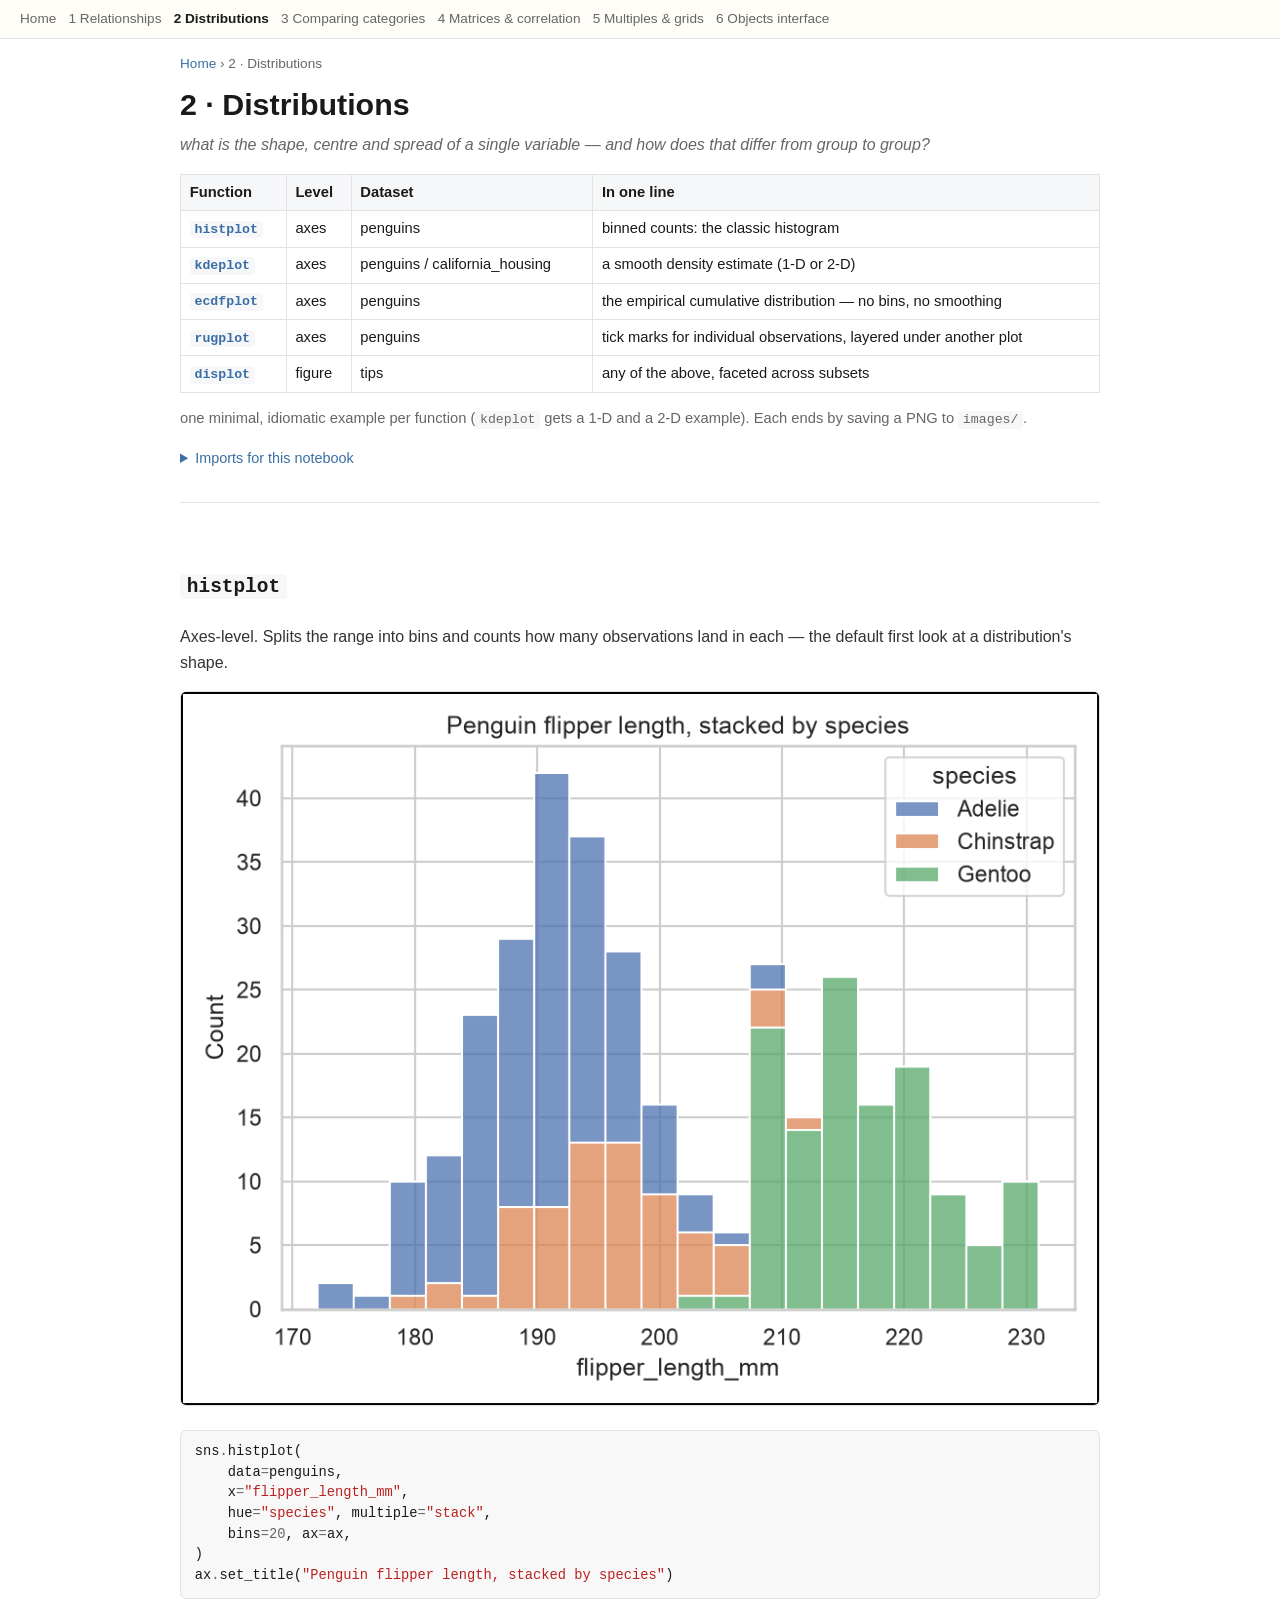
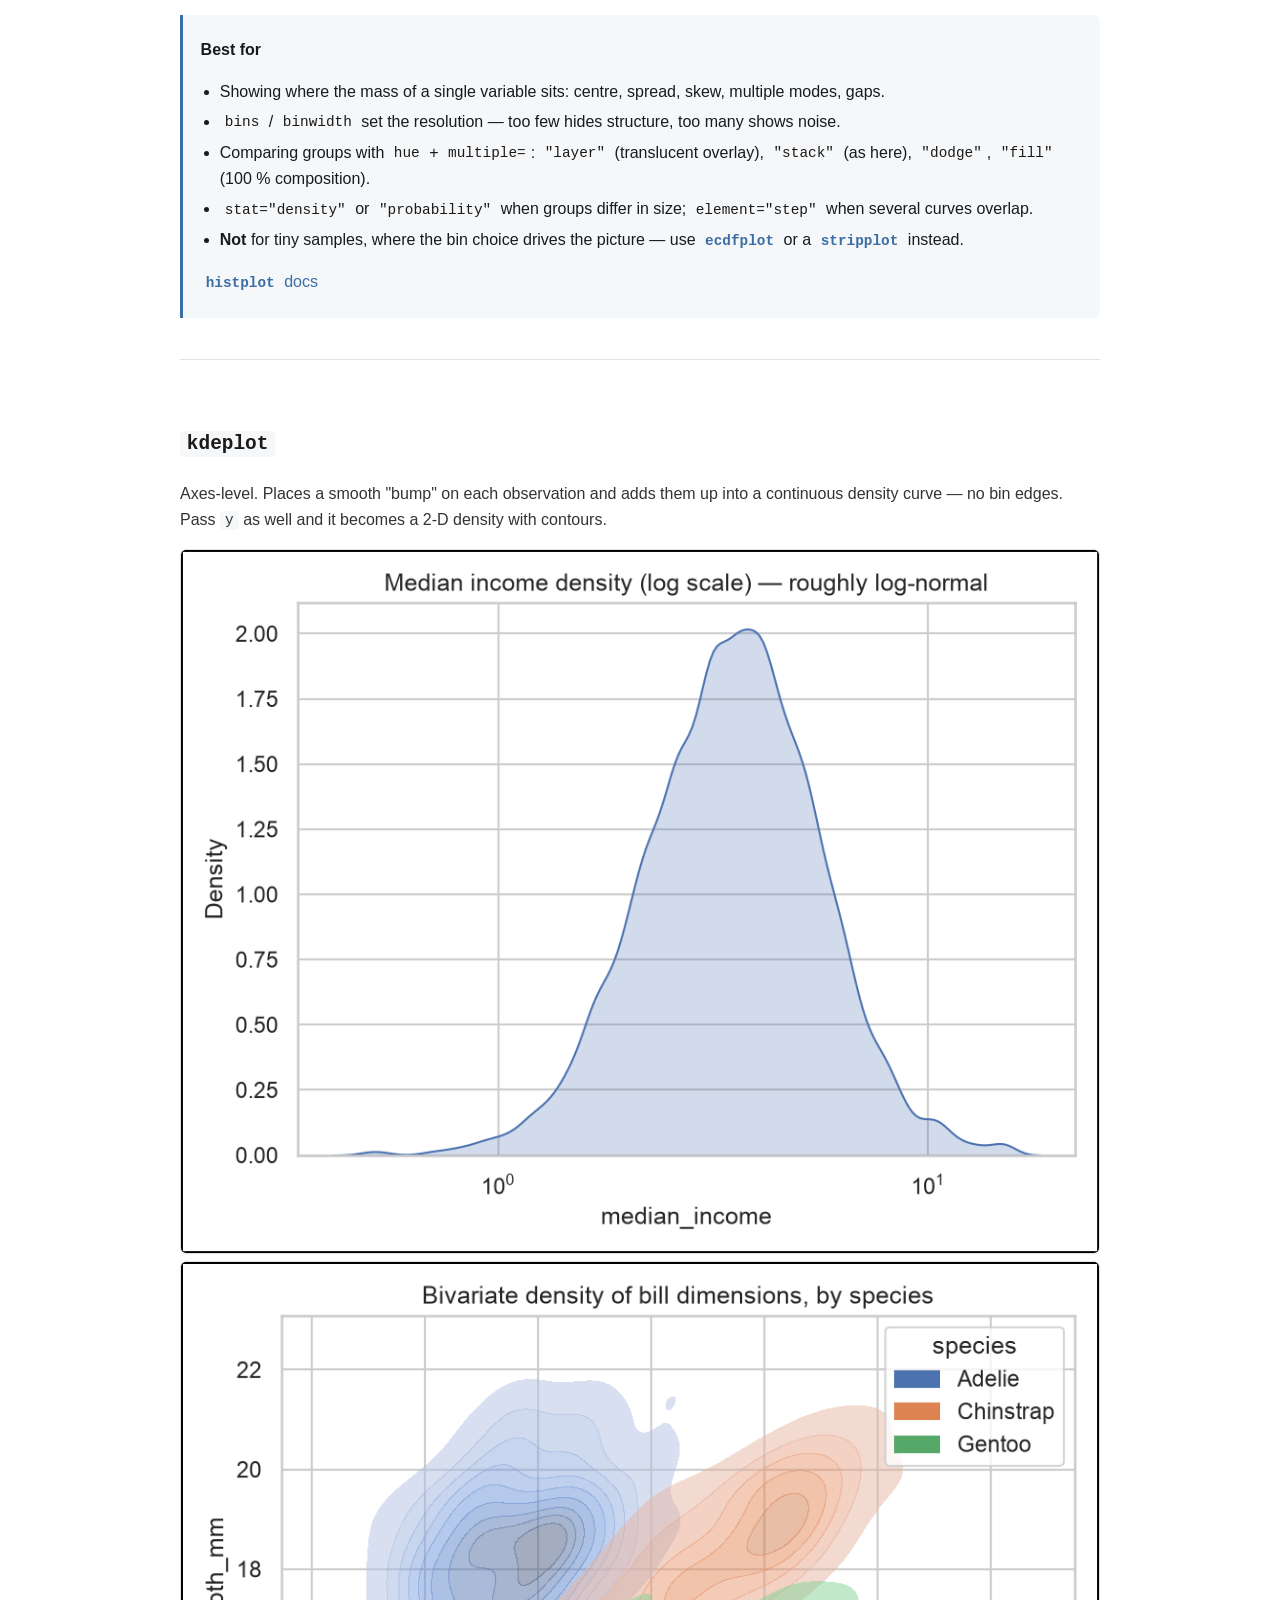
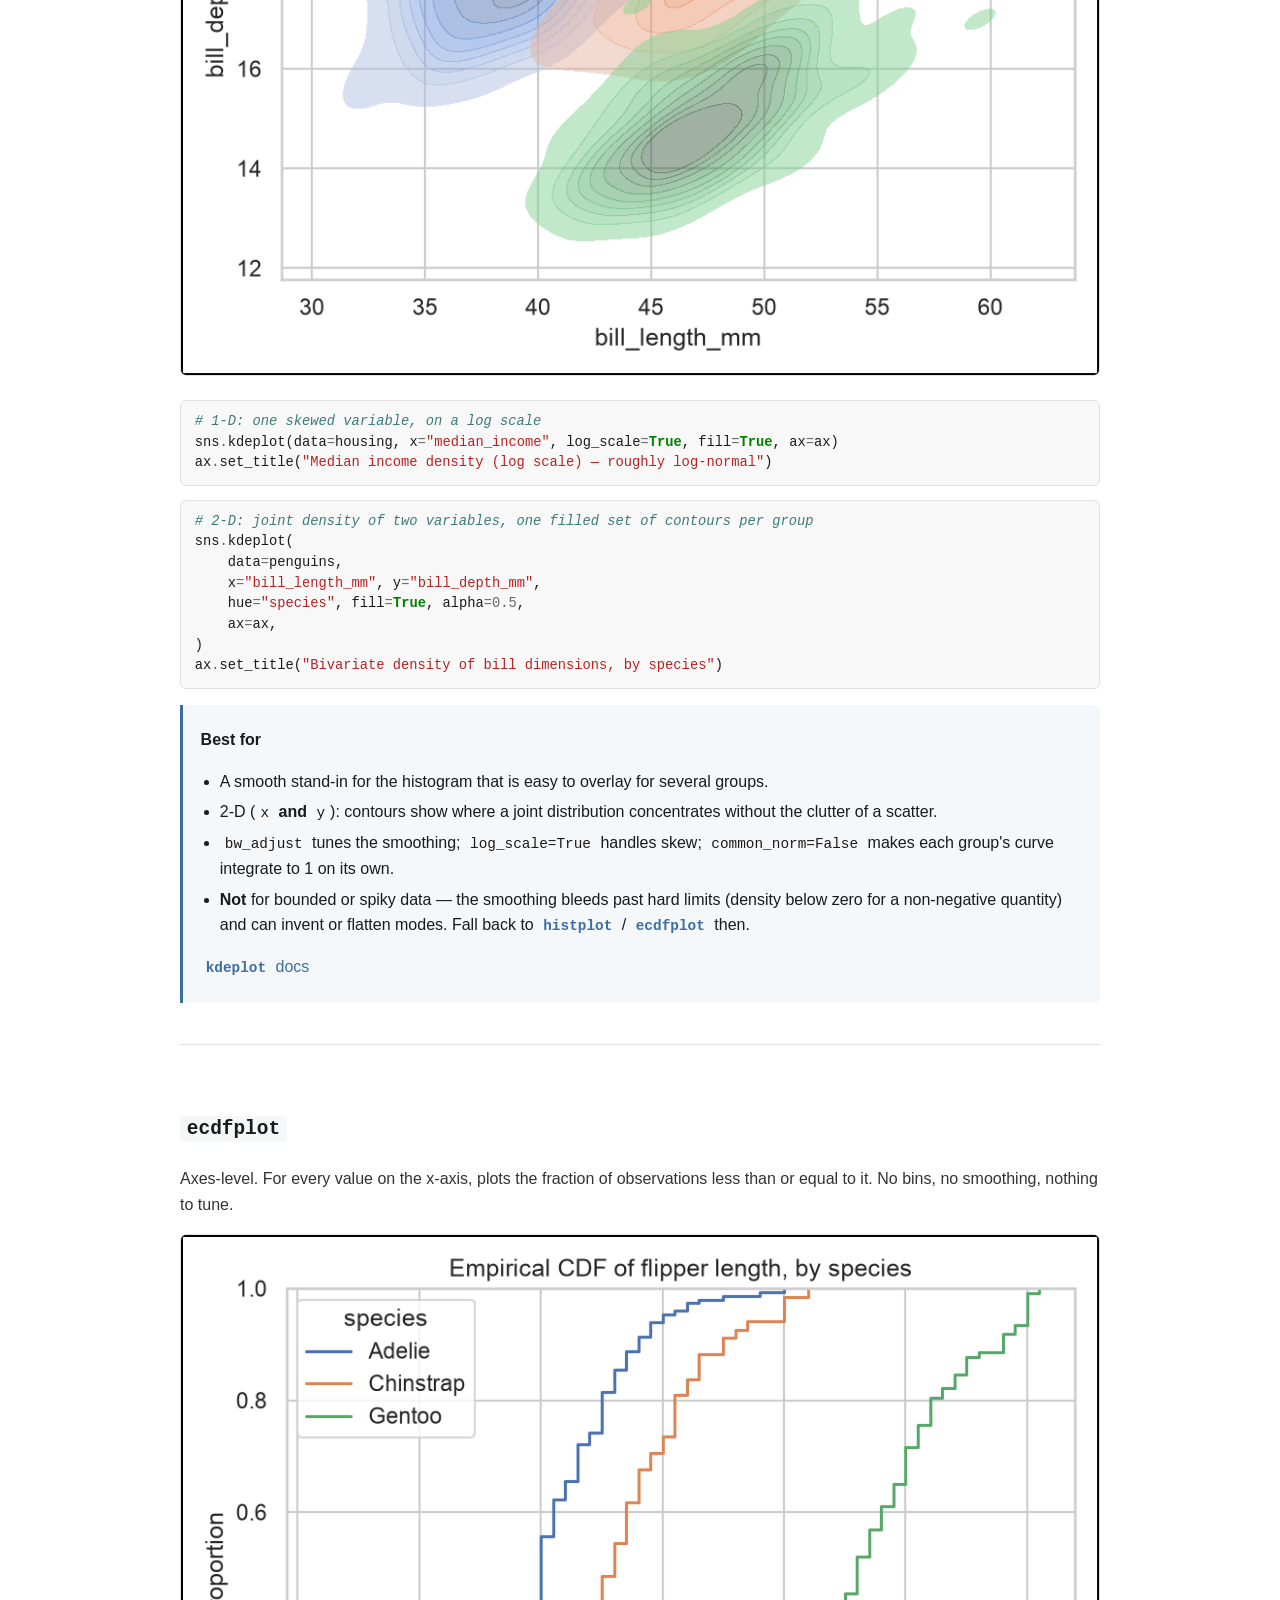
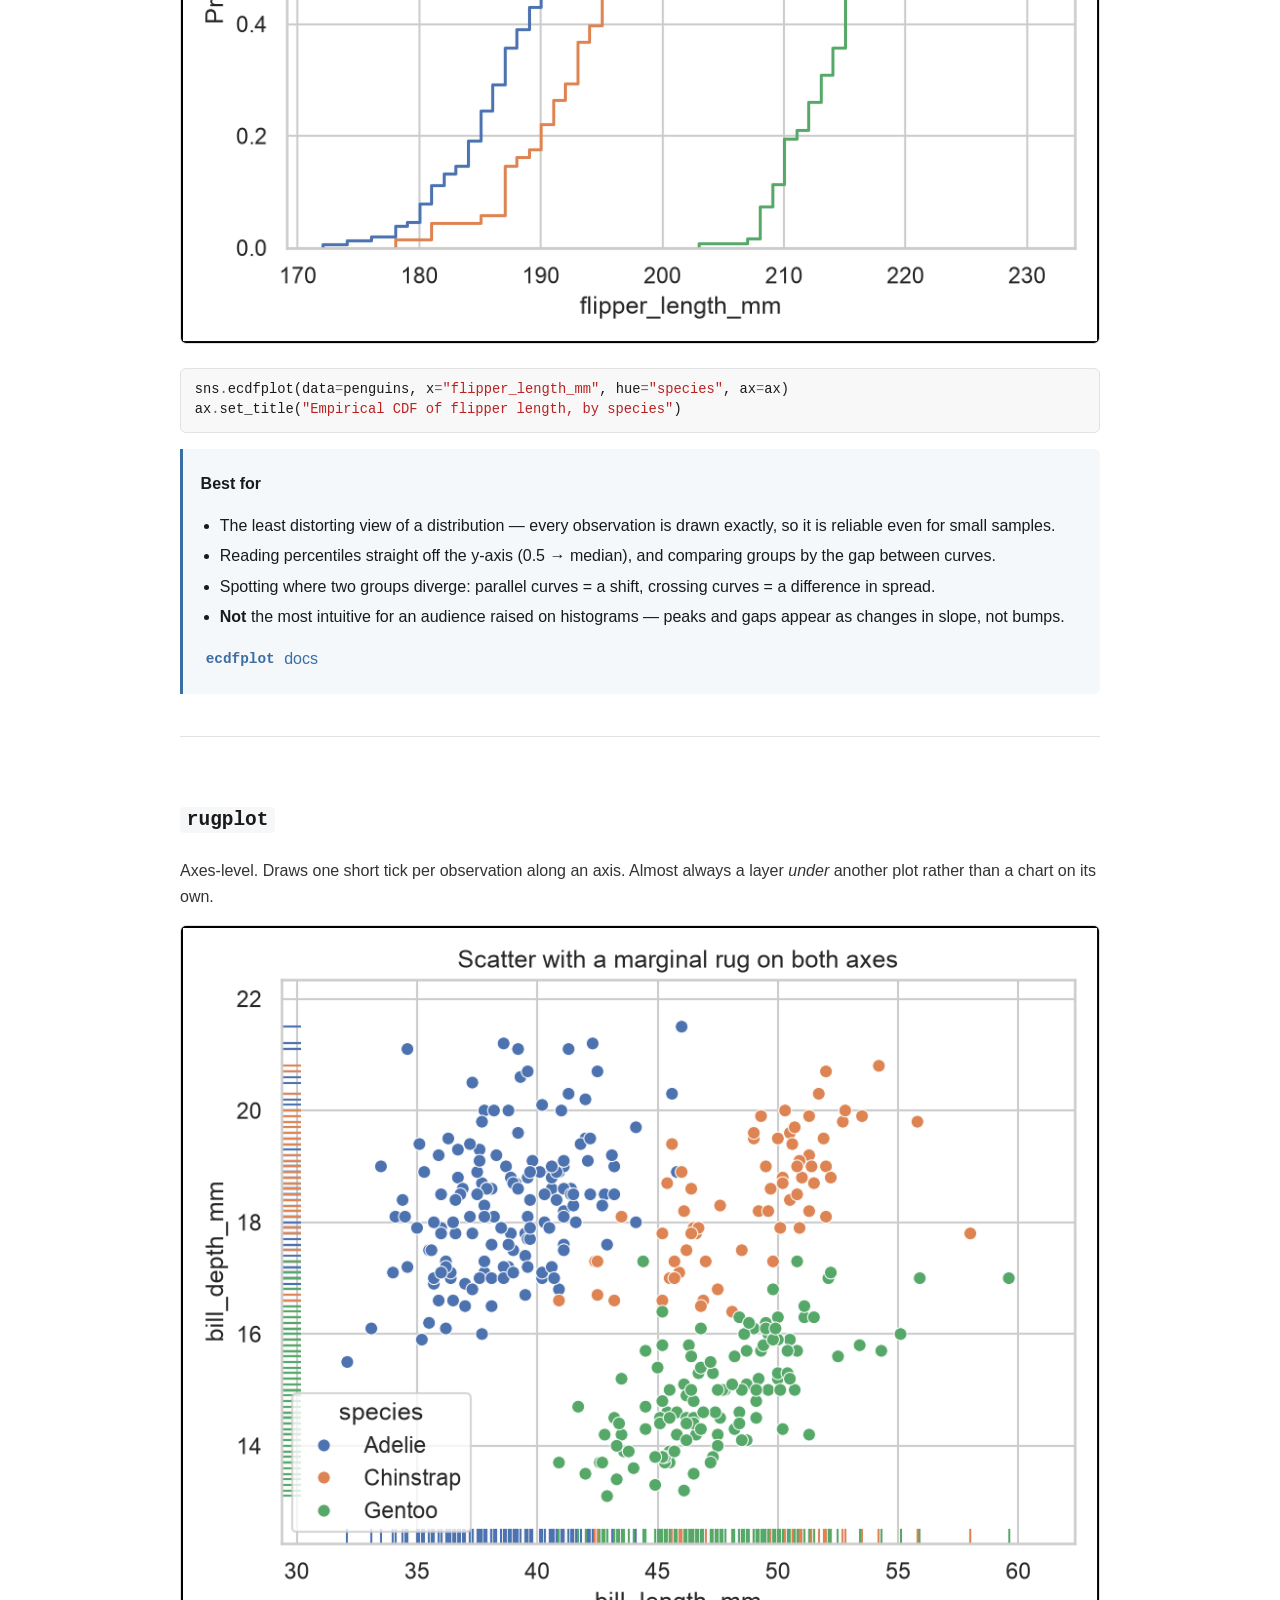
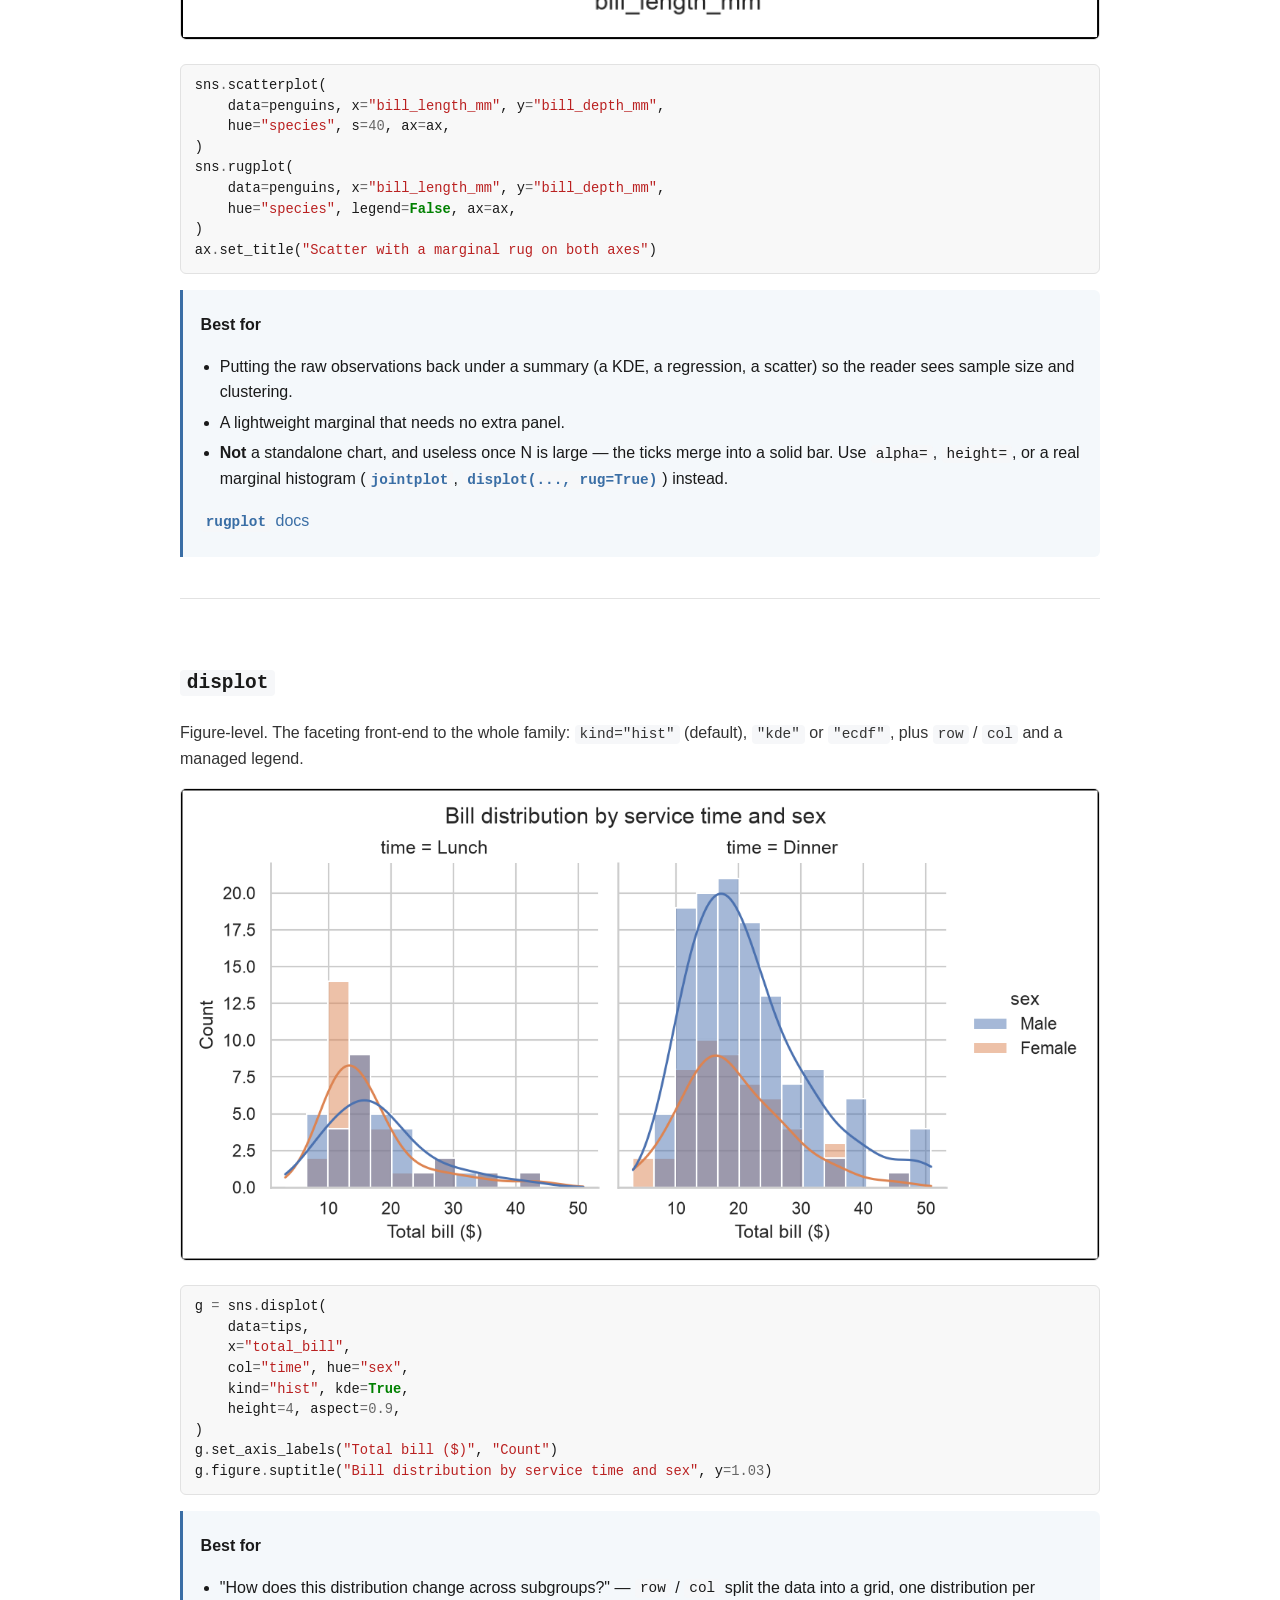
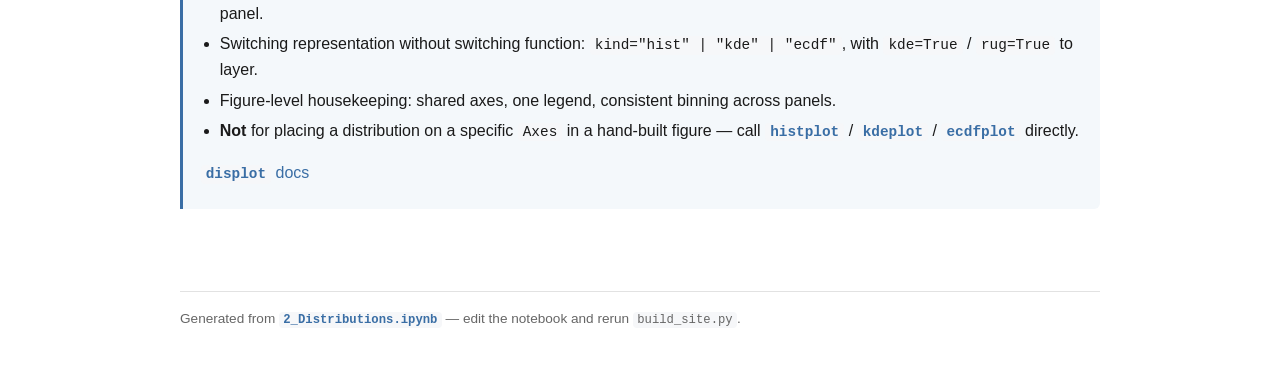
<file: docs/2-distributions.html>
<!doctype html>
<html lang="en">
<head>
<meta charset="utf-8">
<meta name="viewport" content="width=device-width, initial-scale=1">
<title>2 · Distributions — The Seaborn Portfolio</title>
<link rel="stylesheet" href="assets/style.css">
</head>
<body>

<nav class="topnav"><a href="index.html">Home</a><a href="1-relationships.html">1&nbsp;Relationships</a><a href="2-distributions.html" class=here>2&nbsp;Distributions</a><a href="3-comparing-categories.html">3&nbsp;Comparing categories</a><a href="4-matrices-and-correlation.html">4&nbsp;Matrices &amp; correlation</a><a href="5-multiples-and-grids.html">5&nbsp;Multiples &amp; grids</a><a href="6-objects-interface.html">6&nbsp;Objects interface</a></nav>
<main class="grouppage">
<header>
  <p class="crumb"><a href="index.html">Home</a> &rsaquo; 2 &middot; Distributions</p>
  <h1>2 &middot; Distributions</h1>
  <p class="question">what is the shape, centre and spread of a single variable — and how does that differ from group to group?</p>
  <table><thead><tr><th>Function</th><th>Level</th><th>Dataset</th><th>In one line</th></tr></thead><tbody><tr><td><a href="#histplot"><code>histplot</code></a></td><td>axes</td><td>penguins</td><td>binned counts: the classic histogram</td></tr><tr><td><a href="#kdeplot"><code>kdeplot</code></a></td><td>axes</td><td>penguins / california_housing</td><td>a smooth density estimate (1-D or 2-D)</td></tr><tr><td><a href="#ecdfplot"><code>ecdfplot</code></a></td><td>axes</td><td>penguins</td><td>the empirical cumulative distribution — no bins, no smoothing</td></tr><tr><td><a href="#rugplot"><code>rugplot</code></a></td><td>axes</td><td>penguins</td><td>tick marks for individual observations, layered under another plot</td></tr><tr><td><a href="#displot"><code>displot</code></a></td><td>figure</td><td>tips</td><td>any of the above, faceted across subsets</td></tr></tbody></table>
  <div class="method"><p>one minimal, idiomatic example per function (<code>kdeplot</code> gets a 1-D and a 2-D example). Each ends by saving a PNG to <code>images/</code>.</p>
</div>
  <details class="imports"><summary>Imports for this notebook</summary>
  <div class="code"><div class="highlight"><pre><span></span><span class="kn">import</span><span class="w"> </span><span class="nn">matplotlib.pyplot</span><span class="w"> </span><span class="k">as</span><span class="w"> </span><span class="nn">plt</span>
<span class="kn">import</span><span class="w"> </span><span class="nn">pandas</span><span class="w"> </span><span class="k">as</span><span class="w"> </span><span class="nn">pd</span>
<span class="kn">import</span><span class="w"> </span><span class="nn">seaborn</span><span class="w"> </span><span class="k">as</span><span class="w"> </span><span class="nn">sns</span>

<span class="kn">from</span><span class="w"> </span><span class="nn">load_data</span><span class="w"> </span><span class="kn">import</span> <span class="n">load_data</span>
<span class="kn">import</span><span class="w"> </span><span class="nn">chart_style</span>  <span class="c1"># thin black frame around every chart image</span>

<span class="n">sns</span><span class="o">.</span><span class="n">set_theme</span><span class="p">(</span><span class="n">style</span><span class="o">=</span><span class="s2">"whitegrid"</span><span class="p">)</span>

<span class="n">penguins</span> <span class="o">=</span> <span class="n">sns</span><span class="o">.</span><span class="n">load_dataset</span><span class="p">(</span><span class="s2">"penguins"</span><span class="p">)</span>
<span class="n">tips</span> <span class="o">=</span> <span class="n">sns</span><span class="o">.</span><span class="n">load_dataset</span><span class="p">(</span><span class="s2">"tips"</span><span class="p">)</span>
<span class="n">housing</span> <span class="o">=</span> <span class="n">load_data</span><span class="p">(</span><span class="s2">"california_housing"</span><span class="p">)</span>
</pre></div>
</div></details>
</header>
<section class="chart" id="histplot"><h2><a href="#histplot"><code>histplot</code></p>
</a></h2><div class="desc"><p>Axes-level. Splits the range into bins and counts how many observations land in
each — the default first look at a distribution's shape.</p>
</div><figure><img loading="lazy" src="assets/full/2_histplot.png" alt="histplot"></figure><div class="code"><div class="highlight"><pre><span></span><span class="n">sns</span><span class="o">.</span><span class="n">histplot</span><span class="p">(</span>
    <span class="n">data</span><span class="o">=</span><span class="n">penguins</span><span class="p">,</span>
    <span class="n">x</span><span class="o">=</span><span class="s2">"flipper_length_mm"</span><span class="p">,</span>
    <span class="n">hue</span><span class="o">=</span><span class="s2">"species"</span><span class="p">,</span> <span class="n">multiple</span><span class="o">=</span><span class="s2">"stack"</span><span class="p">,</span>
    <span class="n">bins</span><span class="o">=</span><span class="mi">20</span><span class="p">,</span> <span class="n">ax</span><span class="o">=</span><span class="n">ax</span><span class="p">,</span>
<span class="p">)</span>
<span class="n">ax</span><span class="o">.</span><span class="n">set_title</span><span class="p">(</span><span class="s2">"Penguin flipper length, stacked by species"</span><span class="p">)</span>
</pre></div>
</div><div class="bestfor"><p><strong>Best for</strong></p>
<ul>
<li>Showing where the mass of a single variable sits: centre, spread, skew, multiple modes, gaps.</li>
<li><code>bins</code> / <code>binwidth</code> set the resolution — too few hides structure, too many shows noise.</li>
<li>Comparing groups with <code>hue</code> + <code>multiple=</code>: <code>&quot;layer&quot;</code> (translucent overlay), <code>&quot;stack&quot;</code> (as here), <code>&quot;dodge&quot;</code>, <code>&quot;fill&quot;</code> (100 % composition).</li>
<li><code>stat=&quot;density&quot;</code> or <code>&quot;probability&quot;</code> when groups differ in size; <code>element=&quot;step&quot;</code> when several curves overlap.</li>
<li><strong>Not</strong> for tiny samples, where the bin choice drives the picture — use <a href="#ecdfplot"><code>ecdfplot</code></a> or a <a href="3-comparing-categories.html#stripplot"><code>stripplot</code></a> instead.</li>
</ul>
<p><a href="https://seaborn.pydata.org/generated/seaborn.histplot.html"><code>histplot</code> docs</a></p>
</div></section><section class="chart" id="kdeplot"><h2><a href="#kdeplot"><code>kdeplot</code></p>
</a></h2><div class="desc"><p>Axes-level. Places a smooth &quot;bump&quot; on each observation and adds them up into a
continuous density curve — no bin edges. Pass <code>y</code> as well and it becomes a 2-D
density with contours.</p>
</div><figure><img loading="lazy" src="assets/full/2_kdeplot_1d.png" alt="kdeplot"><img loading="lazy" src="assets/full/2_kdeplot_2d.png" alt="kdeplot"></figure><div class="code"><div class="highlight"><pre><span></span><span class="c1"># 1-D: one skewed variable, on a log scale</span>
<span class="n">sns</span><span class="o">.</span><span class="n">kdeplot</span><span class="p">(</span><span class="n">data</span><span class="o">=</span><span class="n">housing</span><span class="p">,</span> <span class="n">x</span><span class="o">=</span><span class="s2">"median_income"</span><span class="p">,</span> <span class="n">log_scale</span><span class="o">=</span><span class="kc">True</span><span class="p">,</span> <span class="n">fill</span><span class="o">=</span><span class="kc">True</span><span class="p">,</span> <span class="n">ax</span><span class="o">=</span><span class="n">ax</span><span class="p">)</span>
<span class="n">ax</span><span class="o">.</span><span class="n">set_title</span><span class="p">(</span><span class="s2">"Median income density (log scale) — roughly log-normal"</span><span class="p">)</span>
</pre></div>
</div><div class="code"><div class="highlight"><pre><span></span><span class="c1"># 2-D: joint density of two variables, one filled set of contours per group</span>
<span class="n">sns</span><span class="o">.</span><span class="n">kdeplot</span><span class="p">(</span>
    <span class="n">data</span><span class="o">=</span><span class="n">penguins</span><span class="p">,</span>
    <span class="n">x</span><span class="o">=</span><span class="s2">"bill_length_mm"</span><span class="p">,</span> <span class="n">y</span><span class="o">=</span><span class="s2">"bill_depth_mm"</span><span class="p">,</span>
    <span class="n">hue</span><span class="o">=</span><span class="s2">"species"</span><span class="p">,</span> <span class="n">fill</span><span class="o">=</span><span class="kc">True</span><span class="p">,</span> <span class="n">alpha</span><span class="o">=</span><span class="mf">0.5</span><span class="p">,</span>
    <span class="n">ax</span><span class="o">=</span><span class="n">ax</span><span class="p">,</span>
<span class="p">)</span>
<span class="n">ax</span><span class="o">.</span><span class="n">set_title</span><span class="p">(</span><span class="s2">"Bivariate density of bill dimensions, by species"</span><span class="p">)</span>
</pre></div>
</div><div class="bestfor"><p><strong>Best for</strong></p>
<ul>
<li>A smooth stand-in for the histogram that is easy to overlay for several groups.</li>
<li>2-D (<code>x</code> <strong>and</strong> <code>y</code>): contours show where a joint distribution concentrates without the clutter of a scatter.</li>
<li><code>bw_adjust</code> tunes the smoothing; <code>log_scale=True</code> handles skew; <code>common_norm=False</code> makes each group's curve integrate to 1 on its own.</li>
<li><strong>Not</strong> for bounded or spiky data — the smoothing bleeds past hard limits (density below zero for a non-negative quantity) and can invent or flatten modes. Fall back to <a href="#histplot"><code>histplot</code></a> / <a href="#ecdfplot"><code>ecdfplot</code></a> then.</li>
</ul>
<p><a href="https://seaborn.pydata.org/generated/seaborn.kdeplot.html"><code>kdeplot</code> docs</a></p>
</div></section><section class="chart" id="ecdfplot"><h2><a href="#ecdfplot"><code>ecdfplot</code></p>
</a></h2><div class="desc"><p>Axes-level. For every value on the x-axis, plots the fraction of observations
less than or equal to it. No bins, no smoothing, nothing to tune.</p>
</div><figure><img loading="lazy" src="assets/full/2_ecdfplot.png" alt="ecdfplot"></figure><div class="code"><div class="highlight"><pre><span></span><span class="n">sns</span><span class="o">.</span><span class="n">ecdfplot</span><span class="p">(</span><span class="n">data</span><span class="o">=</span><span class="n">penguins</span><span class="p">,</span> <span class="n">x</span><span class="o">=</span><span class="s2">"flipper_length_mm"</span><span class="p">,</span> <span class="n">hue</span><span class="o">=</span><span class="s2">"species"</span><span class="p">,</span> <span class="n">ax</span><span class="o">=</span><span class="n">ax</span><span class="p">)</span>
<span class="n">ax</span><span class="o">.</span><span class="n">set_title</span><span class="p">(</span><span class="s2">"Empirical CDF of flipper length, by species"</span><span class="p">)</span>
</pre></div>
</div><div class="bestfor"><p><strong>Best for</strong></p>
<ul>
<li>The least distorting view of a distribution — every observation is drawn exactly, so it is reliable even for small samples.</li>
<li>Reading percentiles straight off the y-axis (0.5 → median), and comparing groups by the gap between curves.</li>
<li>Spotting where two groups diverge: parallel curves = a shift, crossing curves = a difference in spread.</li>
<li><strong>Not</strong> the most intuitive for an audience raised on histograms — peaks and gaps appear as changes in slope, not bumps.</li>
</ul>
<p><a href="https://seaborn.pydata.org/generated/seaborn.ecdfplot.html"><code>ecdfplot</code> docs</a></p>
</div></section><section class="chart" id="rugplot"><h2><a href="#rugplot"><code>rugplot</code></p>
</a></h2><div class="desc"><p>Axes-level. Draws one short tick per observation along an axis. Almost always a
layer <em>under</em> another plot rather than a chart on its own.</p>
</div><figure><img loading="lazy" src="assets/full/2_rugplot.png" alt="rugplot"></figure><div class="code"><div class="highlight"><pre><span></span><span class="n">sns</span><span class="o">.</span><span class="n">scatterplot</span><span class="p">(</span>
    <span class="n">data</span><span class="o">=</span><span class="n">penguins</span><span class="p">,</span> <span class="n">x</span><span class="o">=</span><span class="s2">"bill_length_mm"</span><span class="p">,</span> <span class="n">y</span><span class="o">=</span><span class="s2">"bill_depth_mm"</span><span class="p">,</span>
    <span class="n">hue</span><span class="o">=</span><span class="s2">"species"</span><span class="p">,</span> <span class="n">s</span><span class="o">=</span><span class="mi">40</span><span class="p">,</span> <span class="n">ax</span><span class="o">=</span><span class="n">ax</span><span class="p">,</span>
<span class="p">)</span>
<span class="n">sns</span><span class="o">.</span><span class="n">rugplot</span><span class="p">(</span>
    <span class="n">data</span><span class="o">=</span><span class="n">penguins</span><span class="p">,</span> <span class="n">x</span><span class="o">=</span><span class="s2">"bill_length_mm"</span><span class="p">,</span> <span class="n">y</span><span class="o">=</span><span class="s2">"bill_depth_mm"</span><span class="p">,</span>
    <span class="n">hue</span><span class="o">=</span><span class="s2">"species"</span><span class="p">,</span> <span class="n">legend</span><span class="o">=</span><span class="kc">False</span><span class="p">,</span> <span class="n">ax</span><span class="o">=</span><span class="n">ax</span><span class="p">,</span>
<span class="p">)</span>
<span class="n">ax</span><span class="o">.</span><span class="n">set_title</span><span class="p">(</span><span class="s2">"Scatter with a marginal rug on both axes"</span><span class="p">)</span>
</pre></div>
</div><div class="bestfor"><p><strong>Best for</strong></p>
<ul>
<li>Putting the raw observations back under a summary (a KDE, a regression, a scatter) so the reader sees sample size and clustering.</li>
<li>A lightweight marginal that needs no extra panel.</li>
<li><strong>Not</strong> a standalone chart, and useless once N is large — the ticks merge into a solid bar. Use <code>alpha=</code>, <code>height=</code>, or a real marginal histogram (<a href="5-multiples-and-grids.html#jointplot"><code>jointplot</code></a>, <a href="#displot"><code>displot(..., rug=True)</code></a>) instead.</li>
</ul>
<p><a href="https://seaborn.pydata.org/generated/seaborn.rugplot.html"><code>rugplot</code> docs</a></p>
</div></section><section class="chart" id="displot"><h2><a href="#displot"><code>displot</code></p>
</a></h2><div class="desc"><p>Figure-level. The faceting front-end to the whole family: <code>kind=&quot;hist&quot;</code>
(default), <code>&quot;kde&quot;</code> or <code>&quot;ecdf&quot;</code>, plus <code>row</code> / <code>col</code> and a managed legend.</p>
</div><figure><img loading="lazy" src="assets/full/2_displot.png" alt="displot"></figure><div class="code"><div class="highlight"><pre><span></span><span class="n">g</span> <span class="o">=</span> <span class="n">sns</span><span class="o">.</span><span class="n">displot</span><span class="p">(</span>
    <span class="n">data</span><span class="o">=</span><span class="n">tips</span><span class="p">,</span>
    <span class="n">x</span><span class="o">=</span><span class="s2">"total_bill"</span><span class="p">,</span>
    <span class="n">col</span><span class="o">=</span><span class="s2">"time"</span><span class="p">,</span> <span class="n">hue</span><span class="o">=</span><span class="s2">"sex"</span><span class="p">,</span>
    <span class="n">kind</span><span class="o">=</span><span class="s2">"hist"</span><span class="p">,</span> <span class="n">kde</span><span class="o">=</span><span class="kc">True</span><span class="p">,</span>
    <span class="n">height</span><span class="o">=</span><span class="mi">4</span><span class="p">,</span> <span class="n">aspect</span><span class="o">=</span><span class="mf">0.9</span><span class="p">,</span>
<span class="p">)</span>
<span class="n">g</span><span class="o">.</span><span class="n">set_axis_labels</span><span class="p">(</span><span class="s2">"Total bill ($)"</span><span class="p">,</span> <span class="s2">"Count"</span><span class="p">)</span>
<span class="n">g</span><span class="o">.</span><span class="n">figure</span><span class="o">.</span><span class="n">suptitle</span><span class="p">(</span><span class="s2">"Bill distribution by service time and sex"</span><span class="p">,</span> <span class="n">y</span><span class="o">=</span><span class="mf">1.03</span><span class="p">)</span>
</pre></div>
</div><div class="bestfor"><p><strong>Best for</strong></p>
<ul>
<li>&quot;How does this distribution change across subgroups?&quot; — <code>row</code> / <code>col</code> split the data into a grid, one distribution per panel.</li>
<li>Switching representation without switching function: <code>kind=&quot;hist&quot; | &quot;kde&quot; | &quot;ecdf&quot;</code>, with <code>kde=True</code> / <code>rug=True</code> to layer.</li>
<li>Figure-level housekeeping: shared axes, one legend, consistent binning across panels.</li>
<li><strong>Not</strong> for placing a distribution on a specific <code>Axes</code> in a hand-built figure — call <a href="#histplot"><code>histplot</code></a> / <a href="#kdeplot"><code>kdeplot</code></a> / <a href="#ecdfplot"><code>ecdfplot</code></a> directly.</li>
</ul>
<p><a href="https://seaborn.pydata.org/generated/seaborn.displot.html"><code>displot</code> docs</a></p>
</div></section>

<footer>Generated from <a href="https://github.com/omri-sabag83/The-Seaborn-Portfolio/blob/main/2_Distributions.ipynb"><code>2_Distributions.ipynb</code></a> &mdash;
edit the notebook and rerun <code>build_site.py</code>.</footer>
</main>

</body>
</html>
</file>
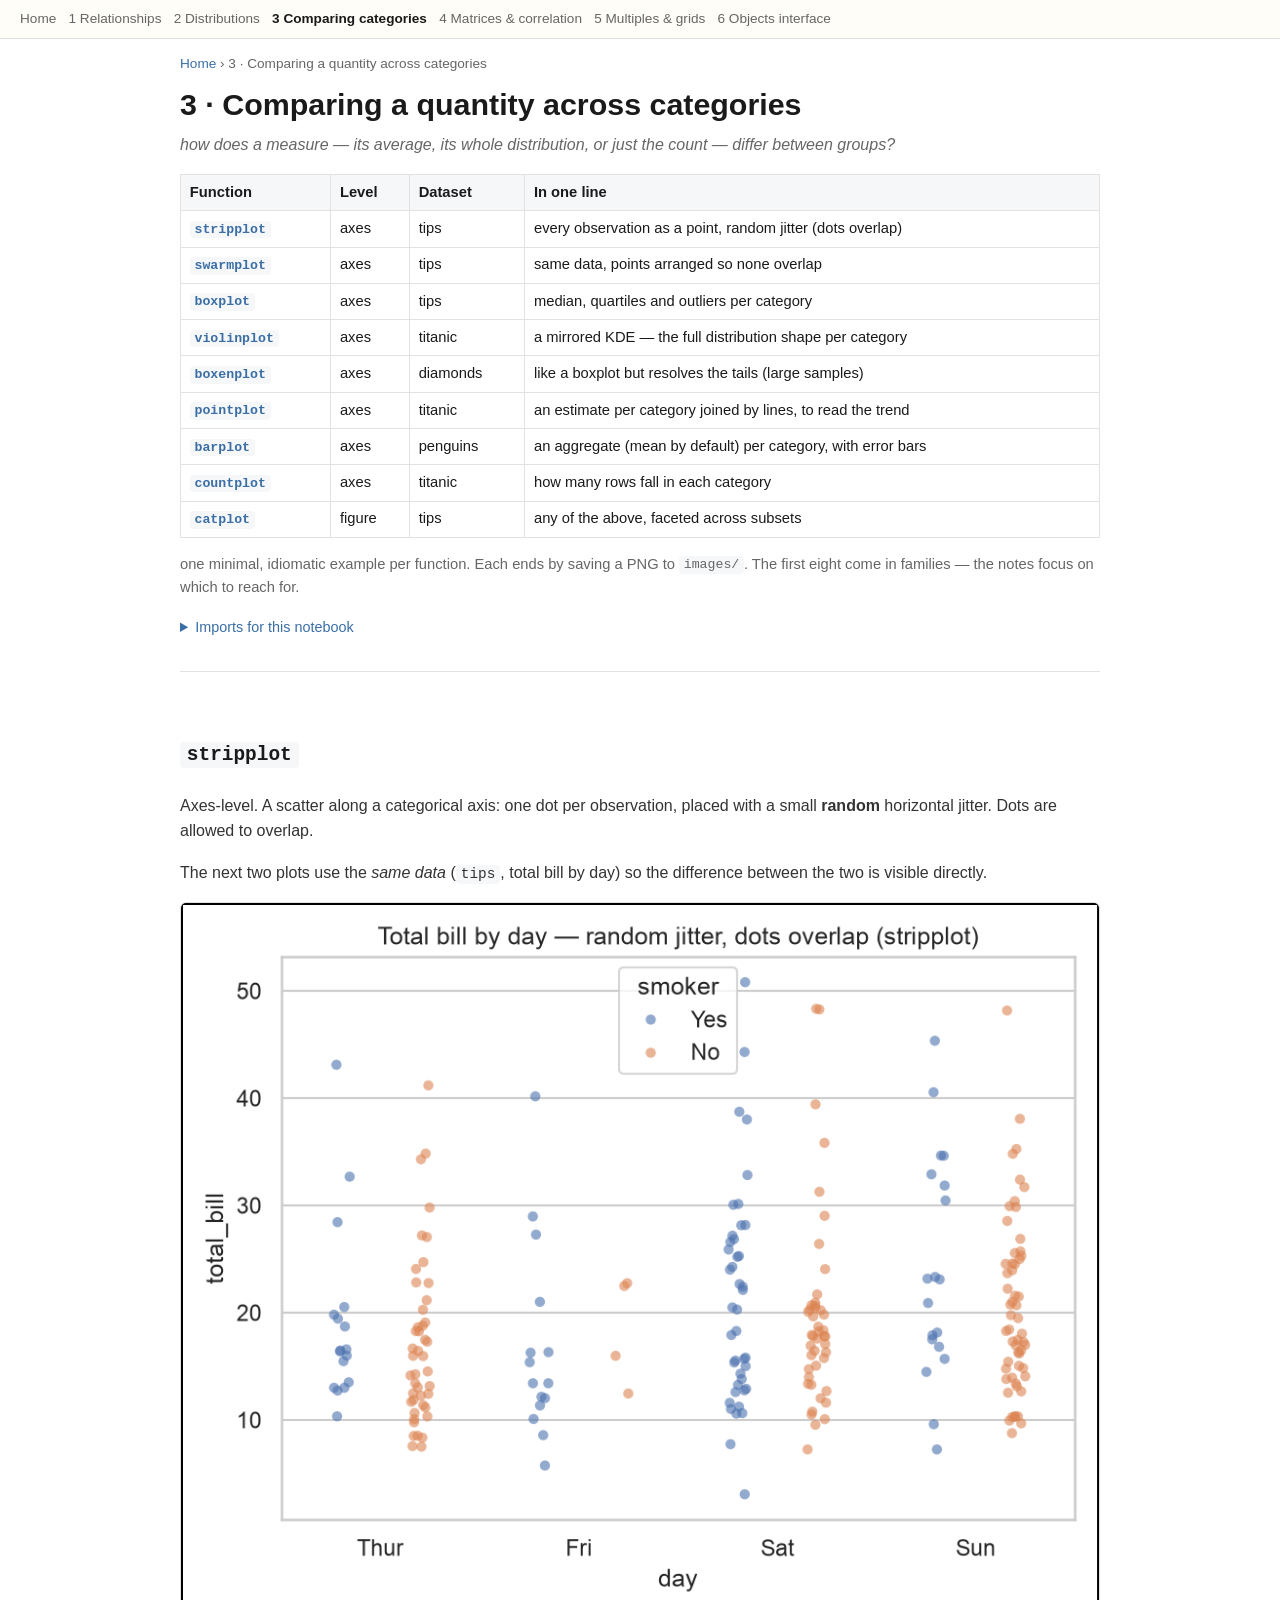
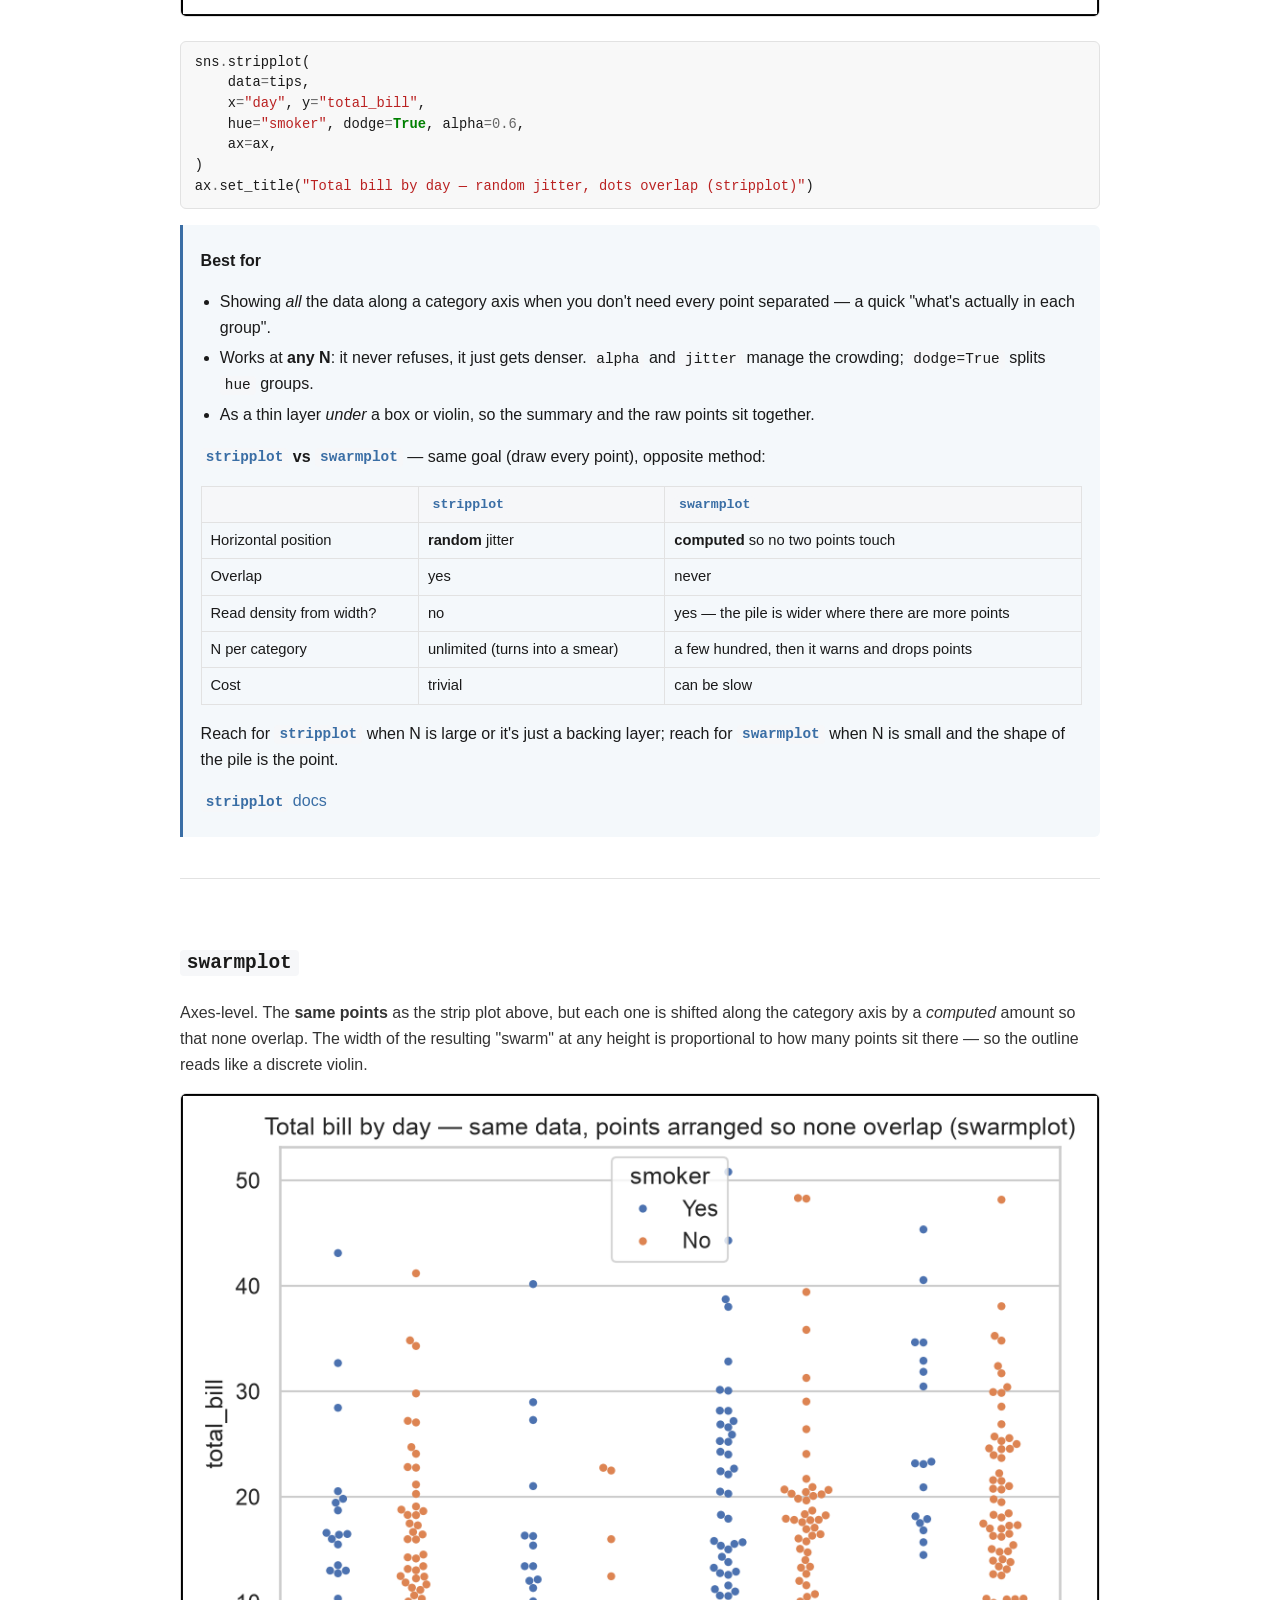
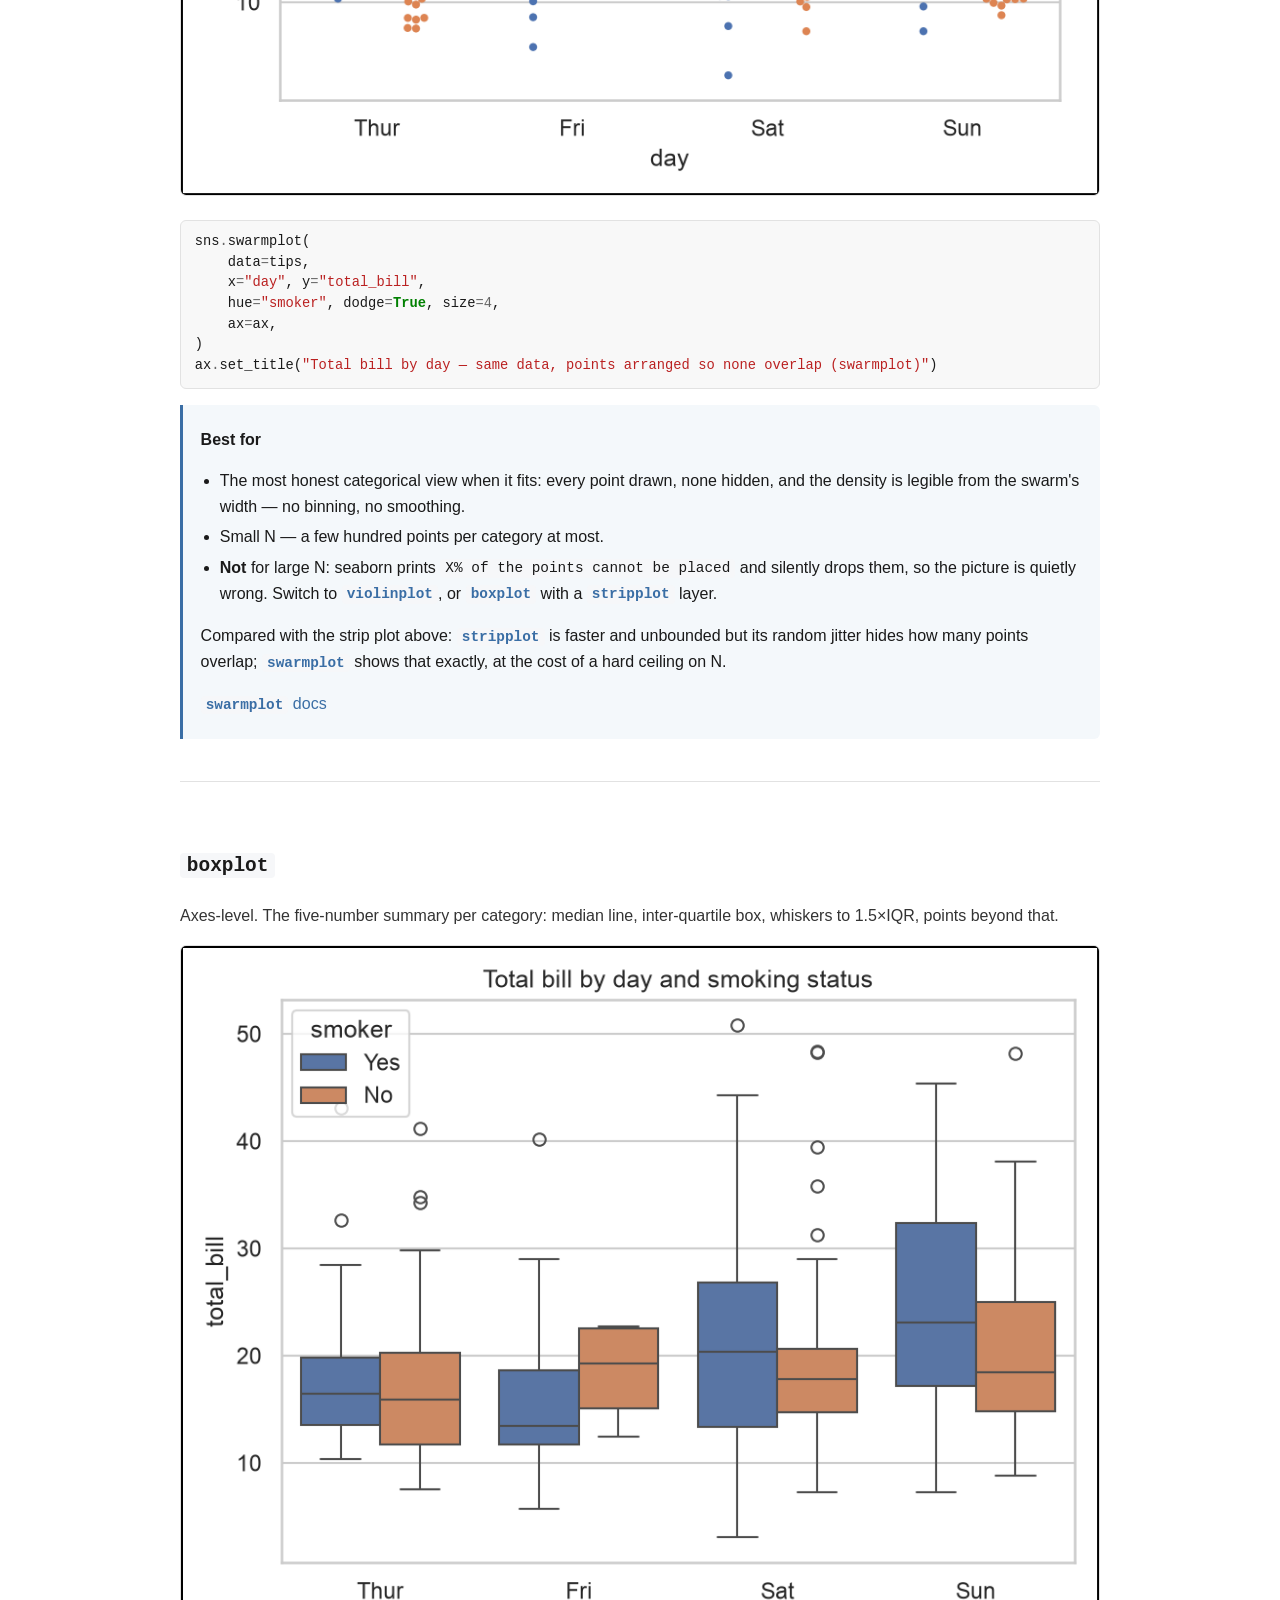
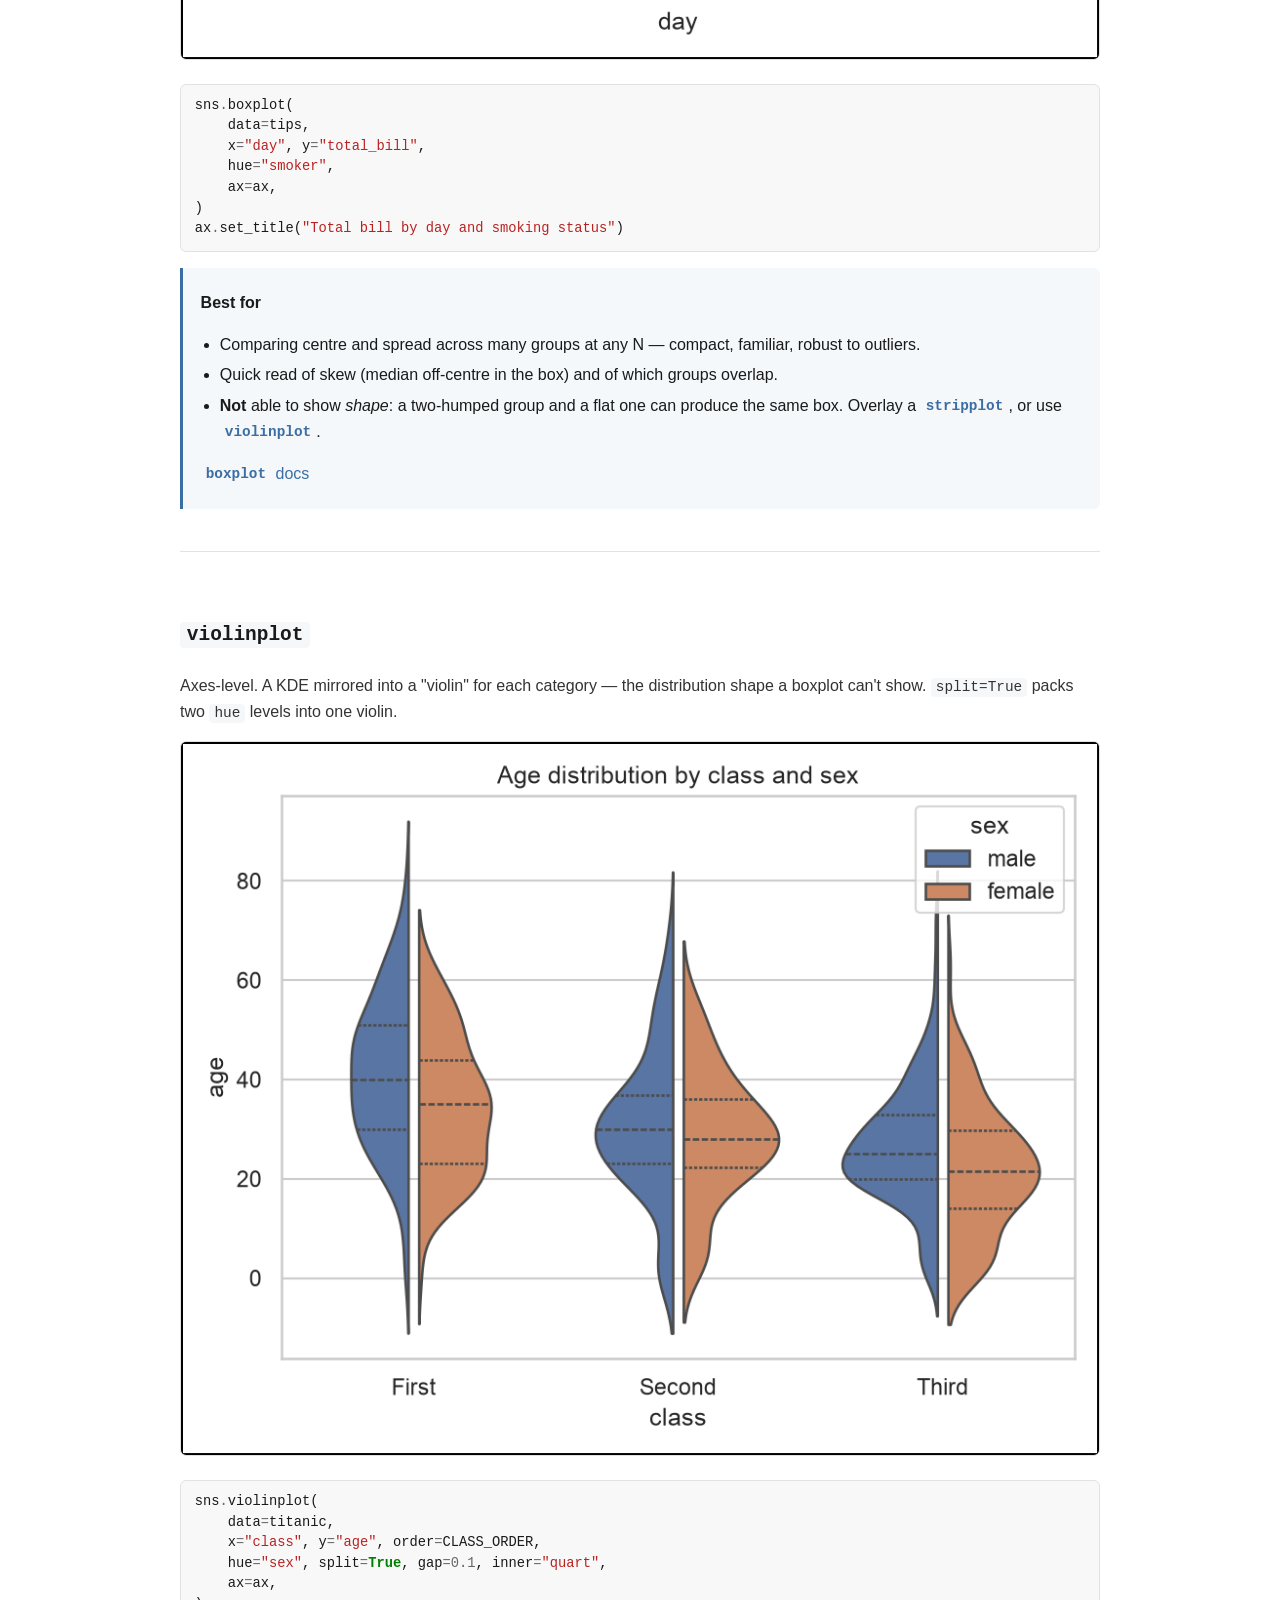
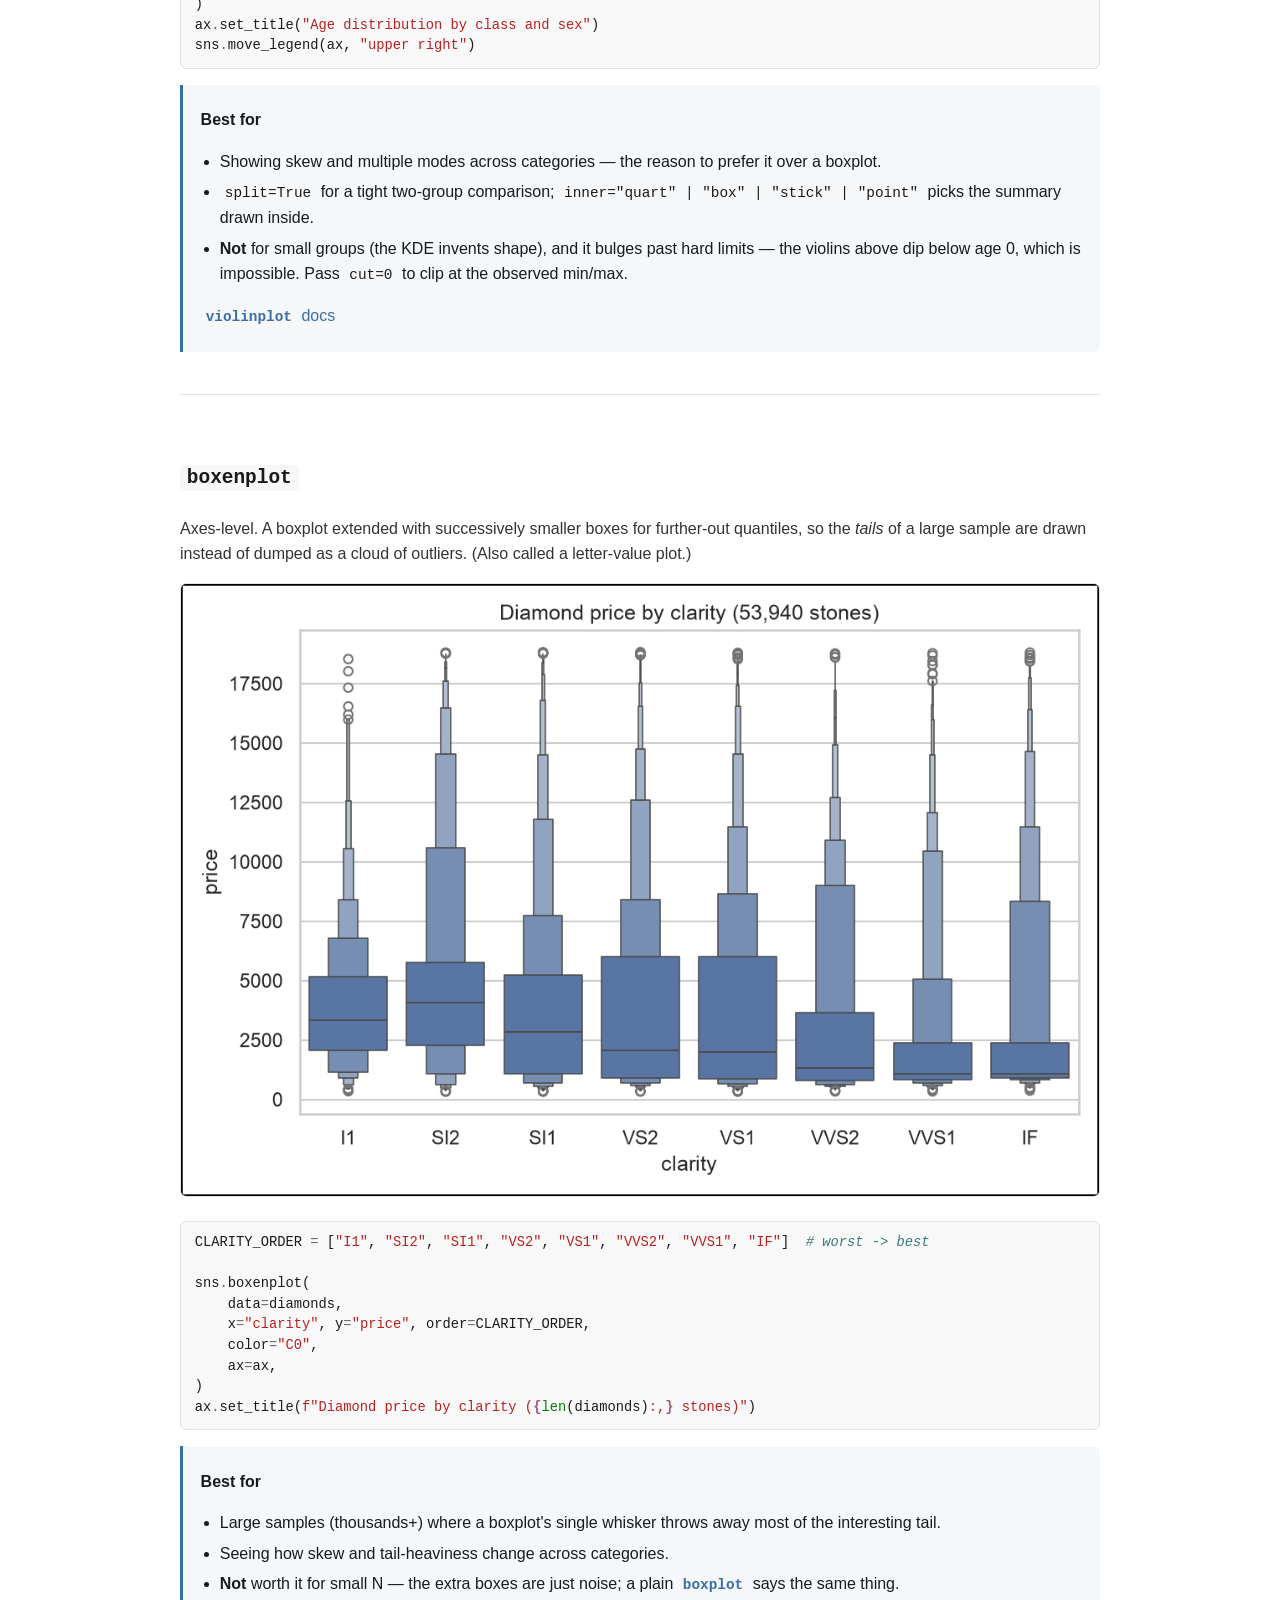
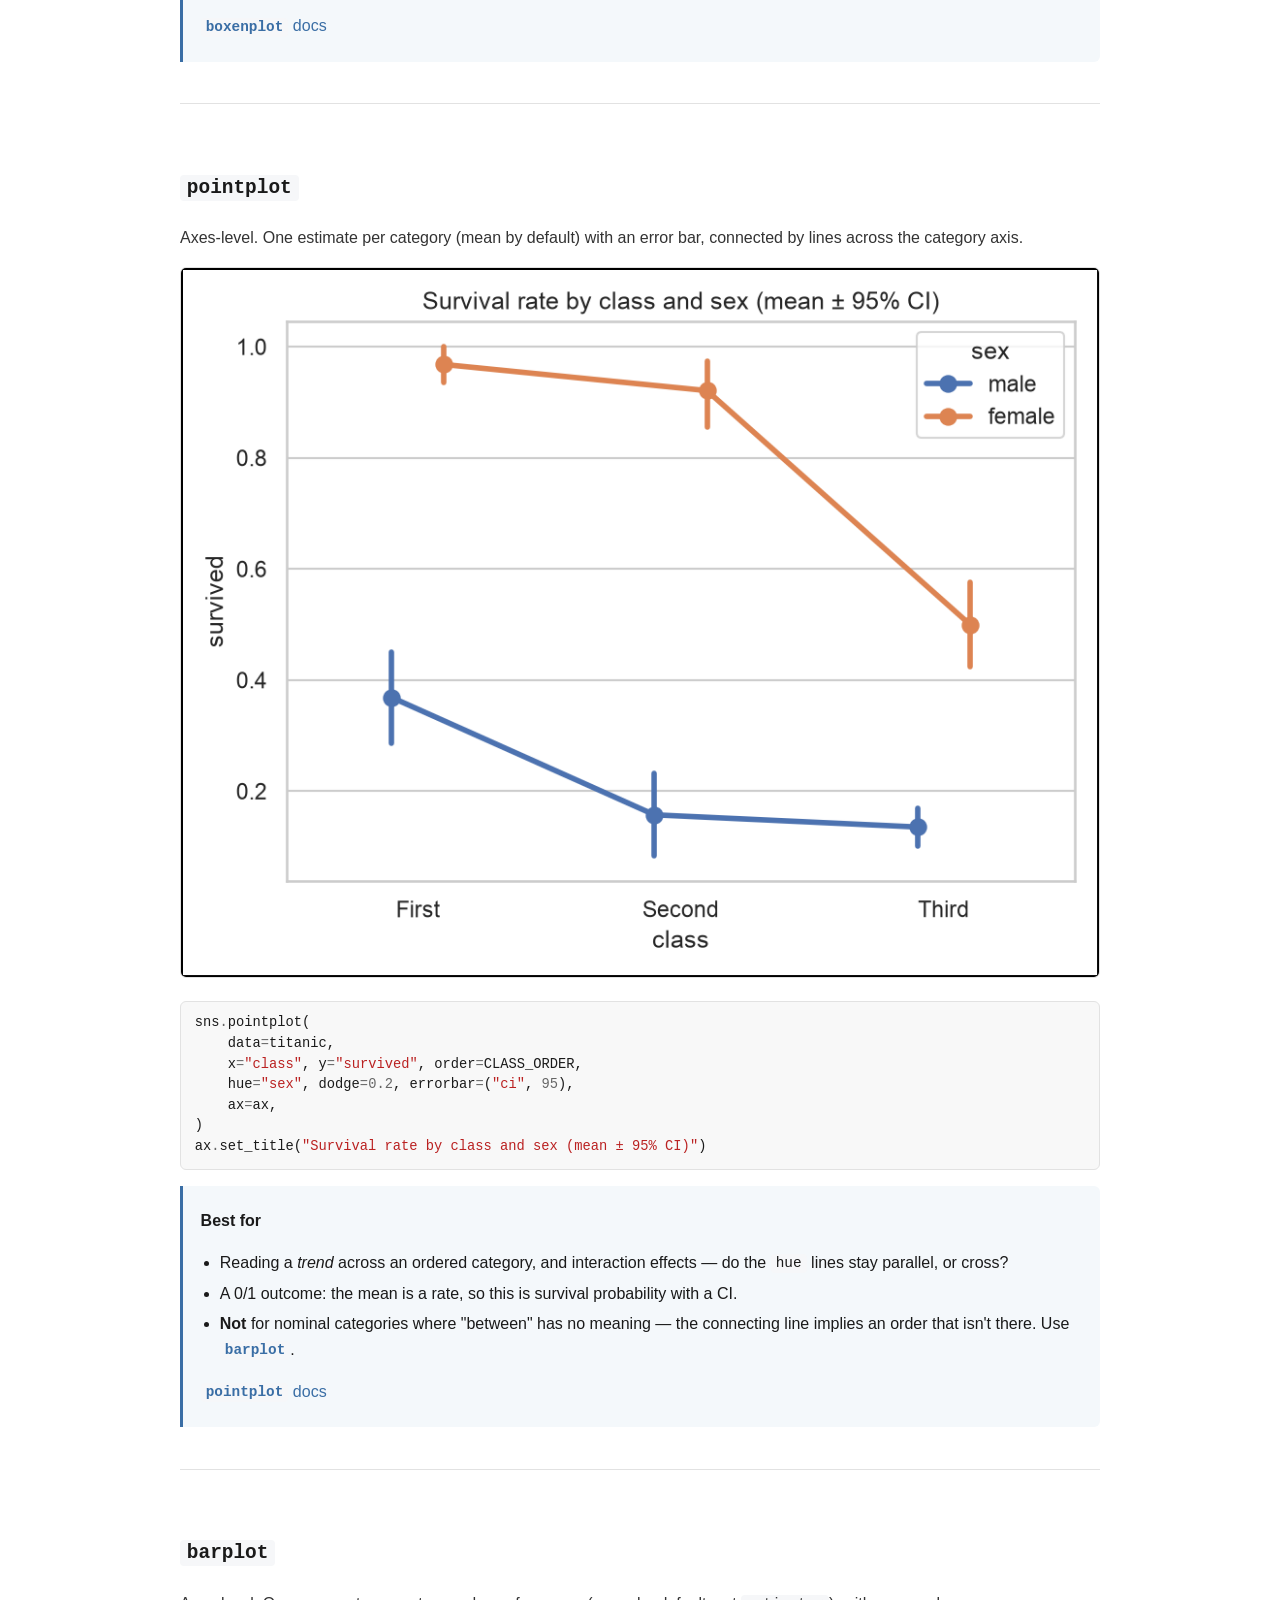
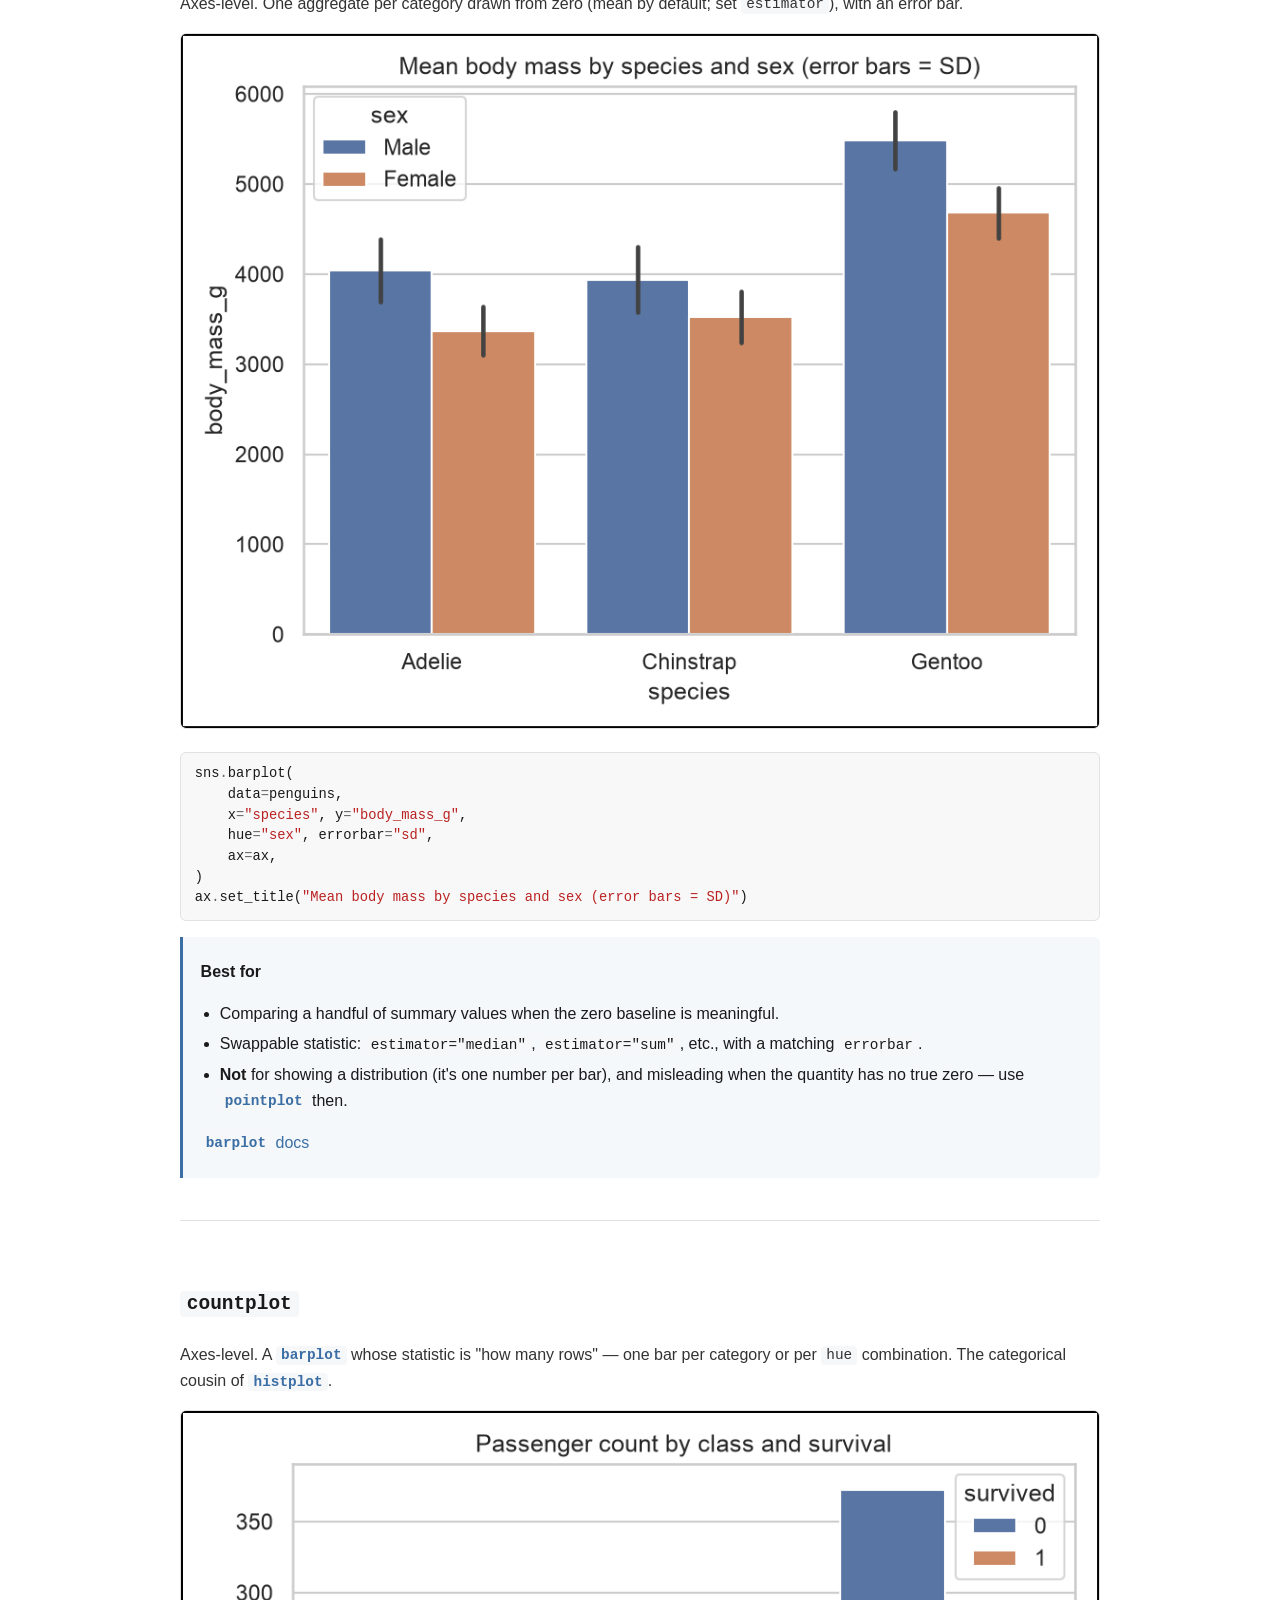
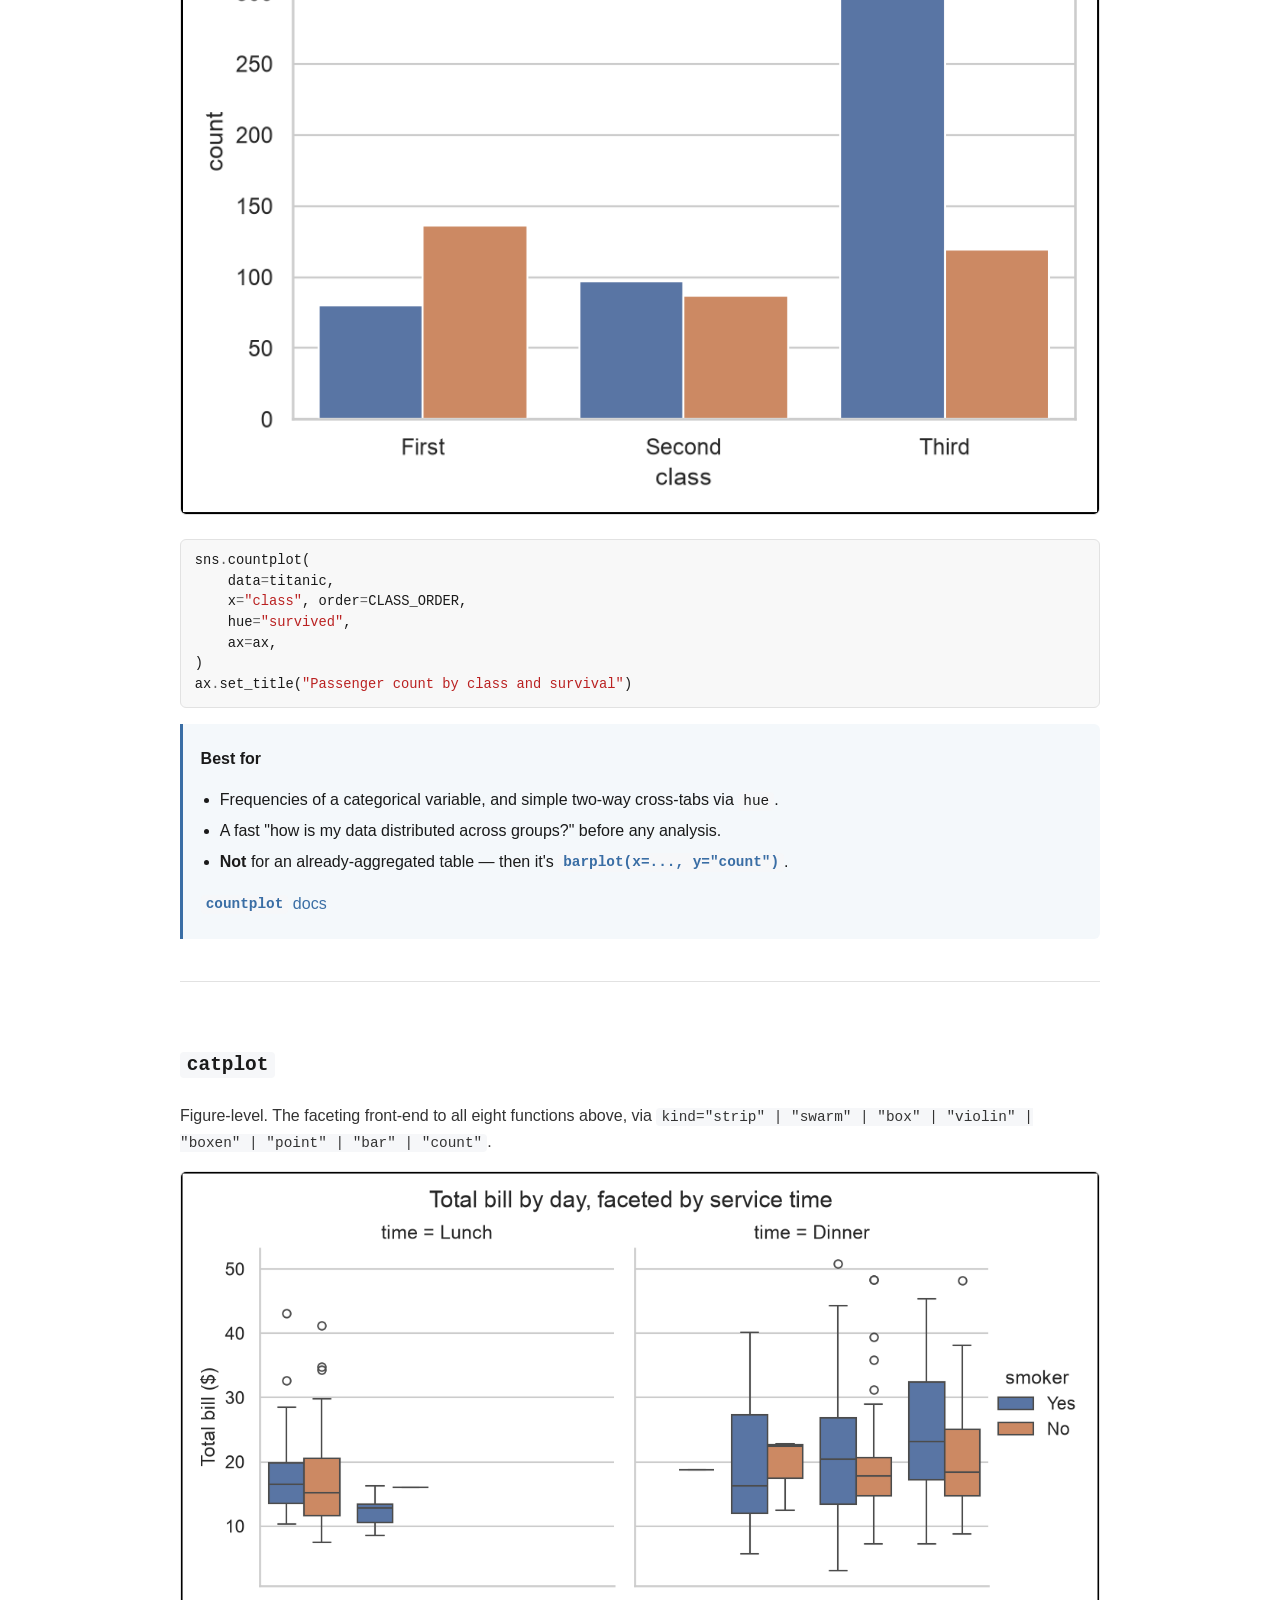
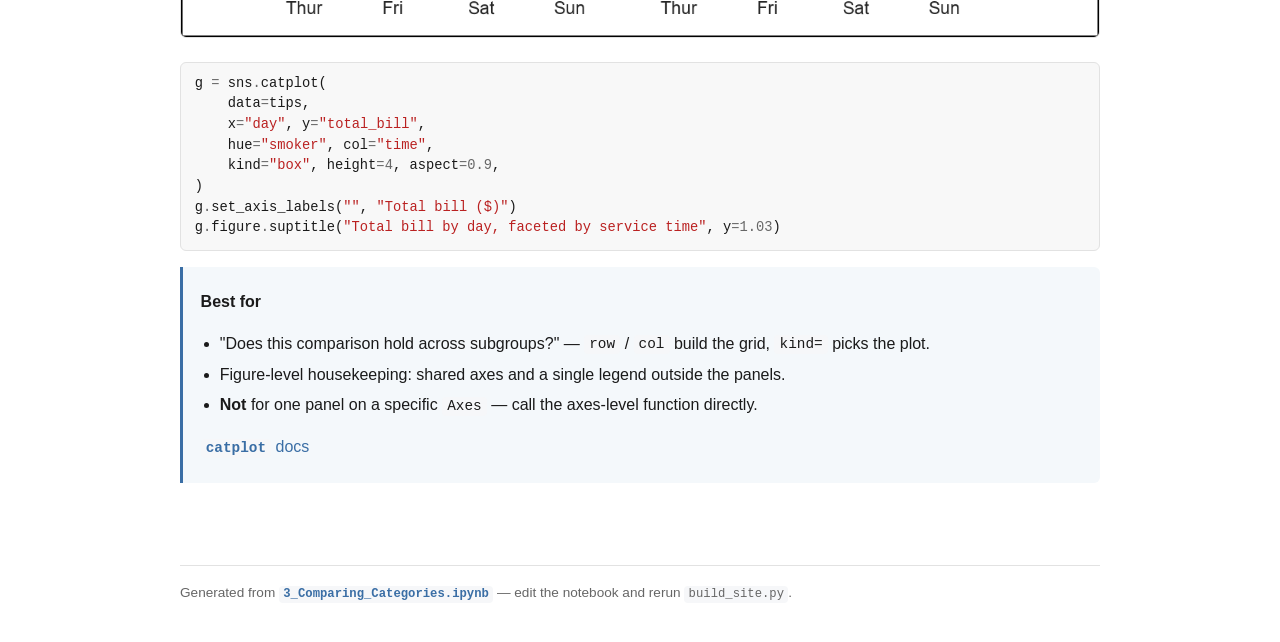
<file: docs/3-comparing-categories.html>
<!doctype html>
<html lang="en">
<head>
<meta charset="utf-8">
<meta name="viewport" content="width=device-width, initial-scale=1">
<title>3 · Comparing a quantity across categories — The Seaborn Portfolio</title>
<link rel="stylesheet" href="assets/style.css">
</head>
<body>

<nav class="topnav"><a href="index.html">Home</a><a href="1-relationships.html">1&nbsp;Relationships</a><a href="2-distributions.html">2&nbsp;Distributions</a><a href="3-comparing-categories.html" class=here>3&nbsp;Comparing categories</a><a href="4-matrices-and-correlation.html">4&nbsp;Matrices &amp; correlation</a><a href="5-multiples-and-grids.html">5&nbsp;Multiples &amp; grids</a><a href="6-objects-interface.html">6&nbsp;Objects interface</a></nav>
<main class="grouppage">
<header>
  <p class="crumb"><a href="index.html">Home</a> &rsaquo; 3 &middot; Comparing a quantity across categories</p>
  <h1>3 &middot; Comparing a quantity across categories</h1>
  <p class="question">how does a measure — its average, its whole distribution, or just the count — differ between groups?</p>
  <table><thead><tr><th>Function</th><th>Level</th><th>Dataset</th><th>In one line</th></tr></thead><tbody><tr><td><a href="#stripplot"><code>stripplot</code></a></td><td>axes</td><td>tips</td><td>every observation as a point, random jitter (dots overlap)</td></tr><tr><td><a href="#swarmplot"><code>swarmplot</code></a></td><td>axes</td><td>tips</td><td>same data, points arranged so none overlap</td></tr><tr><td><a href="#boxplot"><code>boxplot</code></a></td><td>axes</td><td>tips</td><td>median, quartiles and outliers per category</td></tr><tr><td><a href="#violinplot"><code>violinplot</code></a></td><td>axes</td><td>titanic</td><td>a mirrored KDE — the full distribution shape per category</td></tr><tr><td><a href="#boxenplot"><code>boxenplot</code></a></td><td>axes</td><td>diamonds</td><td>like a boxplot but resolves the tails (large samples)</td></tr><tr><td><a href="#pointplot"><code>pointplot</code></a></td><td>axes</td><td>titanic</td><td>an estimate per category joined by lines, to read the trend</td></tr><tr><td><a href="#barplot"><code>barplot</code></a></td><td>axes</td><td>penguins</td><td>an aggregate (mean by default) per category, with error bars</td></tr><tr><td><a href="#countplot"><code>countplot</code></a></td><td>axes</td><td>titanic</td><td>how many rows fall in each category</td></tr><tr><td><a href="#catplot"><code>catplot</code></a></td><td>figure</td><td>tips</td><td>any of the above, faceted across subsets</td></tr></tbody></table>
  <div class="method"><p>one minimal, idiomatic example per function. Each ends by saving a PNG to <code>images/</code>. The first eight come in families — the notes focus on which to reach for.</p>
</div>
  <details class="imports"><summary>Imports for this notebook</summary>
  <div class="code"><div class="highlight"><pre><span></span><span class="kn">import</span><span class="w"> </span><span class="nn">matplotlib.pyplot</span><span class="w"> </span><span class="k">as</span><span class="w"> </span><span class="nn">plt</span>
<span class="kn">import</span><span class="w"> </span><span class="nn">pandas</span><span class="w"> </span><span class="k">as</span><span class="w"> </span><span class="nn">pd</span>
<span class="kn">import</span><span class="w"> </span><span class="nn">seaborn</span><span class="w"> </span><span class="k">as</span><span class="w"> </span><span class="nn">sns</span>
<span class="kn">import</span><span class="w"> </span><span class="nn">chart_style</span>  <span class="c1"># thin black frame around every chart image</span>

<span class="n">sns</span><span class="o">.</span><span class="n">set_theme</span><span class="p">(</span><span class="n">style</span><span class="o">=</span><span class="s2">"whitegrid"</span><span class="p">)</span>

<span class="n">penguins</span> <span class="o">=</span> <span class="n">sns</span><span class="o">.</span><span class="n">load_dataset</span><span class="p">(</span><span class="s2">"penguins"</span><span class="p">)</span>
<span class="n">tips</span> <span class="o">=</span> <span class="n">sns</span><span class="o">.</span><span class="n">load_dataset</span><span class="p">(</span><span class="s2">"tips"</span><span class="p">)</span>
<span class="n">titanic</span> <span class="o">=</span> <span class="n">sns</span><span class="o">.</span><span class="n">load_dataset</span><span class="p">(</span><span class="s2">"titanic"</span><span class="p">)</span>
<span class="n">diamonds</span> <span class="o">=</span> <span class="n">sns</span><span class="o">.</span><span class="n">load_dataset</span><span class="p">(</span><span class="s2">"diamonds"</span><span class="p">)</span>

<span class="n">CLASS_ORDER</span> <span class="o">=</span> <span class="p">[</span><span class="s2">"First"</span><span class="p">,</span> <span class="s2">"Second"</span><span class="p">,</span> <span class="s2">"Third"</span><span class="p">]</span>
</pre></div>
</div></details>
</header>
<section class="chart" id="stripplot"><h2><a href="#stripplot"><code>stripplot</code></p>
</a></h2><div class="desc"><p>Axes-level. A scatter along a categorical axis: one dot per observation, placed
with a small <strong>random</strong> horizontal jitter. Dots are allowed to overlap.</p>
<p>The next two plots use the <em>same data</em> (<code>tips</code>, total bill by day) so the
difference between the two is visible directly.</p>
</div><figure><img loading="lazy" src="assets/full/3_stripplot.png" alt="stripplot"></figure><div class="code"><div class="highlight"><pre><span></span><span class="n">sns</span><span class="o">.</span><span class="n">stripplot</span><span class="p">(</span>
    <span class="n">data</span><span class="o">=</span><span class="n">tips</span><span class="p">,</span>
    <span class="n">x</span><span class="o">=</span><span class="s2">"day"</span><span class="p">,</span> <span class="n">y</span><span class="o">=</span><span class="s2">"total_bill"</span><span class="p">,</span>
    <span class="n">hue</span><span class="o">=</span><span class="s2">"smoker"</span><span class="p">,</span> <span class="n">dodge</span><span class="o">=</span><span class="kc">True</span><span class="p">,</span> <span class="n">alpha</span><span class="o">=</span><span class="mf">0.6</span><span class="p">,</span>
    <span class="n">ax</span><span class="o">=</span><span class="n">ax</span><span class="p">,</span>
<span class="p">)</span>
<span class="n">ax</span><span class="o">.</span><span class="n">set_title</span><span class="p">(</span><span class="s2">"Total bill by day — random jitter, dots overlap (stripplot)"</span><span class="p">)</span>
</pre></div>
</div><div class="bestfor"><p><strong>Best for</strong></p>
<ul>
<li>Showing <em>all</em> the data along a category axis when you don't need every point separated — a quick &quot;what's actually in each group&quot;.</li>
<li>Works at <strong>any N</strong>: it never refuses, it just gets denser. <code>alpha</code> and <code>jitter</code> manage the crowding; <code>dodge=True</code> splits <code>hue</code> groups.</li>
<li>As a thin layer <em>under</em> a box or violin, so the summary and the raw points sit together.</li>
</ul>
<p><strong><a href="#stripplot"><code>stripplot</code></a> vs <a href="#swarmplot"><code>swarmplot</code></a></strong> — same goal (draw every point), opposite method:</p>
<table>
<thead>
<tr>
  <th></th>
  <th><a href="#stripplot"><code>stripplot</code></a></th>
  <th><a href="#swarmplot"><code>swarmplot</code></a></th>
</tr>
</thead>
<tbody>
<tr>
  <td>Horizontal position</td>
  <td><strong>random</strong> jitter</td>
  <td><strong>computed</strong> so no two points touch</td>
</tr>
<tr>
  <td>Overlap</td>
  <td>yes</td>
  <td>never</td>
</tr>
<tr>
  <td>Read density from width?</td>
  <td>no</td>
  <td>yes — the pile is wider where there are more points</td>
</tr>
<tr>
  <td>N per category</td>
  <td>unlimited (turns into a smear)</td>
  <td>a few hundred, then it warns and drops points</td>
</tr>
<tr>
  <td>Cost</td>
  <td>trivial</td>
  <td>can be slow</td>
</tr>
</tbody>
</table>
<p>Reach for <a href="#stripplot"><code>stripplot</code></a> when N is large or it's just a backing layer; reach for
<a href="#swarmplot"><code>swarmplot</code></a> when N is small and the shape of the pile is the point.</p>
<p><a href="https://seaborn.pydata.org/generated/seaborn.stripplot.html"><code>stripplot</code> docs</a></p>
</div></section><section class="chart" id="swarmplot"><h2><a href="#swarmplot"><code>swarmplot</code></p>
</a></h2><div class="desc"><p>Axes-level. The <strong>same points</strong> as the strip plot above, but each one is shifted
along the category axis by a <em>computed</em> amount so that none overlap. The width of
the resulting &quot;swarm&quot; at any height is proportional to how many points sit there —
so the outline reads like a discrete violin.</p>
</div><figure><img loading="lazy" src="assets/full/3_swarmplot.png" alt="swarmplot"></figure><div class="code"><div class="highlight"><pre><span></span><span class="n">sns</span><span class="o">.</span><span class="n">swarmplot</span><span class="p">(</span>
    <span class="n">data</span><span class="o">=</span><span class="n">tips</span><span class="p">,</span>
    <span class="n">x</span><span class="o">=</span><span class="s2">"day"</span><span class="p">,</span> <span class="n">y</span><span class="o">=</span><span class="s2">"total_bill"</span><span class="p">,</span>
    <span class="n">hue</span><span class="o">=</span><span class="s2">"smoker"</span><span class="p">,</span> <span class="n">dodge</span><span class="o">=</span><span class="kc">True</span><span class="p">,</span> <span class="n">size</span><span class="o">=</span><span class="mi">4</span><span class="p">,</span>
    <span class="n">ax</span><span class="o">=</span><span class="n">ax</span><span class="p">,</span>
<span class="p">)</span>
<span class="n">ax</span><span class="o">.</span><span class="n">set_title</span><span class="p">(</span><span class="s2">"Total bill by day — same data, points arranged so none overlap (swarmplot)"</span><span class="p">)</span>
</pre></div>
</div><div class="bestfor"><p><strong>Best for</strong></p>
<ul>
<li>The most honest categorical view when it fits: every point drawn, none hidden, and the density is legible from the swarm's width — no binning, no smoothing.</li>
<li>Small N — a few hundred points per category at most.</li>
<li><strong>Not</strong> for large N: seaborn prints <code>X% of the points cannot be placed</code> and silently drops them, so the picture is quietly wrong. Switch to <a href="#violinplot"><code>violinplot</code></a>, or <a href="#boxplot"><code>boxplot</code></a> with a <a href="#stripplot"><code>stripplot</code></a> layer.</li>
</ul>
<p>Compared with the strip plot above: <a href="#stripplot"><code>stripplot</code></a> is faster and unbounded but its
random jitter hides how many points overlap; <a href="#swarmplot"><code>swarmplot</code></a> shows that exactly, at
the cost of a hard ceiling on N.</p>
<p><a href="https://seaborn.pydata.org/generated/seaborn.swarmplot.html"><code>swarmplot</code> docs</a></p>
</div></section><section class="chart" id="boxplot"><h2><a href="#boxplot"><code>boxplot</code></p>
</a></h2><div class="desc"><p>Axes-level. The five-number summary per category: median line, inter-quartile
box, whiskers to 1.5×IQR, points beyond that.</p>
</div><figure><img loading="lazy" src="assets/full/3_boxplot.png" alt="boxplot"></figure><div class="code"><div class="highlight"><pre><span></span><span class="n">sns</span><span class="o">.</span><span class="n">boxplot</span><span class="p">(</span>
    <span class="n">data</span><span class="o">=</span><span class="n">tips</span><span class="p">,</span>
    <span class="n">x</span><span class="o">=</span><span class="s2">"day"</span><span class="p">,</span> <span class="n">y</span><span class="o">=</span><span class="s2">"total_bill"</span><span class="p">,</span>
    <span class="n">hue</span><span class="o">=</span><span class="s2">"smoker"</span><span class="p">,</span>
    <span class="n">ax</span><span class="o">=</span><span class="n">ax</span><span class="p">,</span>
<span class="p">)</span>
<span class="n">ax</span><span class="o">.</span><span class="n">set_title</span><span class="p">(</span><span class="s2">"Total bill by day and smoking status"</span><span class="p">)</span>
</pre></div>
</div><div class="bestfor"><p><strong>Best for</strong></p>
<ul>
<li>Comparing centre and spread across many groups at any N — compact, familiar, robust to outliers.</li>
<li>Quick read of skew (median off-centre in the box) and of which groups overlap.</li>
<li><strong>Not</strong> able to show <em>shape</em>: a two-humped group and a flat one can produce the same box. Overlay a <a href="#stripplot"><code>stripplot</code></a>, or use <a href="#violinplot"><code>violinplot</code></a>.</li>
</ul>
<p><a href="https://seaborn.pydata.org/generated/seaborn.boxplot.html"><code>boxplot</code> docs</a></p>
</div></section><section class="chart" id="violinplot"><h2><a href="#violinplot"><code>violinplot</code></p>
</a></h2><div class="desc"><p>Axes-level. A KDE mirrored into a &quot;violin&quot; for each category — the distribution
shape a boxplot can't show. <code>split=True</code> packs two <code>hue</code> levels into one violin.</p>
</div><figure><img loading="lazy" src="assets/full/3_violinplot.png" alt="violinplot"></figure><div class="code"><div class="highlight"><pre><span></span><span class="n">sns</span><span class="o">.</span><span class="n">violinplot</span><span class="p">(</span>
    <span class="n">data</span><span class="o">=</span><span class="n">titanic</span><span class="p">,</span>
    <span class="n">x</span><span class="o">=</span><span class="s2">"class"</span><span class="p">,</span> <span class="n">y</span><span class="o">=</span><span class="s2">"age"</span><span class="p">,</span> <span class="n">order</span><span class="o">=</span><span class="n">CLASS_ORDER</span><span class="p">,</span>
    <span class="n">hue</span><span class="o">=</span><span class="s2">"sex"</span><span class="p">,</span> <span class="n">split</span><span class="o">=</span><span class="kc">True</span><span class="p">,</span> <span class="n">gap</span><span class="o">=</span><span class="mf">0.1</span><span class="p">,</span> <span class="n">inner</span><span class="o">=</span><span class="s2">"quart"</span><span class="p">,</span>
    <span class="n">ax</span><span class="o">=</span><span class="n">ax</span><span class="p">,</span>
<span class="p">)</span>
<span class="n">ax</span><span class="o">.</span><span class="n">set_title</span><span class="p">(</span><span class="s2">"Age distribution by class and sex"</span><span class="p">)</span>
<span class="n">sns</span><span class="o">.</span><span class="n">move_legend</span><span class="p">(</span><span class="n">ax</span><span class="p">,</span> <span class="s2">"upper right"</span><span class="p">)</span>
</pre></div>
</div><div class="bestfor"><p><strong>Best for</strong></p>
<ul>
<li>Showing skew and multiple modes across categories — the reason to prefer it over a boxplot.</li>
<li><code>split=True</code> for a tight two-group comparison; <code>inner=&quot;quart&quot; | &quot;box&quot; | &quot;stick&quot; | &quot;point&quot;</code> picks the summary drawn inside.</li>
<li><strong>Not</strong> for small groups (the KDE invents shape), and it bulges past hard limits — the violins above dip below age 0, which is impossible. Pass <code>cut=0</code> to clip at the observed min/max.</li>
</ul>
<p><a href="https://seaborn.pydata.org/generated/seaborn.violinplot.html"><code>violinplot</code> docs</a></p>
</div></section><section class="chart" id="boxenplot"><h2><a href="#boxenplot"><code>boxenplot</code></p>
</a></h2><div class="desc"><p>Axes-level. A boxplot extended with successively smaller boxes for
further-out quantiles, so the <em>tails</em> of a large sample are drawn instead of
dumped as a cloud of outliers. (Also called a letter-value plot.)</p>
</div><figure><img loading="lazy" src="assets/full/3_boxenplot.png" alt="boxenplot"></figure><div class="code"><div class="highlight"><pre><span></span><span class="n">CLARITY_ORDER</span> <span class="o">=</span> <span class="p">[</span><span class="s2">"I1"</span><span class="p">,</span> <span class="s2">"SI2"</span><span class="p">,</span> <span class="s2">"SI1"</span><span class="p">,</span> <span class="s2">"VS2"</span><span class="p">,</span> <span class="s2">"VS1"</span><span class="p">,</span> <span class="s2">"VVS2"</span><span class="p">,</span> <span class="s2">"VVS1"</span><span class="p">,</span> <span class="s2">"IF"</span><span class="p">]</span>  <span class="c1"># worst -&gt; best</span>

<span class="n">sns</span><span class="o">.</span><span class="n">boxenplot</span><span class="p">(</span>
    <span class="n">data</span><span class="o">=</span><span class="n">diamonds</span><span class="p">,</span>
    <span class="n">x</span><span class="o">=</span><span class="s2">"clarity"</span><span class="p">,</span> <span class="n">y</span><span class="o">=</span><span class="s2">"price"</span><span class="p">,</span> <span class="n">order</span><span class="o">=</span><span class="n">CLARITY_ORDER</span><span class="p">,</span>
    <span class="n">color</span><span class="o">=</span><span class="s2">"C0"</span><span class="p">,</span>
    <span class="n">ax</span><span class="o">=</span><span class="n">ax</span><span class="p">,</span>
<span class="p">)</span>
<span class="n">ax</span><span class="o">.</span><span class="n">set_title</span><span class="p">(</span><span class="sa">f</span><span class="s2">"Diamond price by clarity (</span><span class="si">{</span><span class="nb">len</span><span class="p">(</span><span class="n">diamonds</span><span class="p">)</span><span class="si">:</span><span class="s2">,</span><span class="si">}</span><span class="s2"> stones)"</span><span class="p">)</span>
</pre></div>
</div><div class="bestfor"><p><strong>Best for</strong></p>
<ul>
<li>Large samples (thousands+) where a boxplot's single whisker throws away most of the interesting tail.</li>
<li>Seeing how skew and tail-heaviness change across categories.</li>
<li><strong>Not</strong> worth it for small N — the extra boxes are just noise; a plain <a href="#boxplot"><code>boxplot</code></a> says the same thing.</li>
</ul>
<p><a href="https://seaborn.pydata.org/generated/seaborn.boxenplot.html"><code>boxenplot</code> docs</a></p>
</div></section><section class="chart" id="pointplot"><h2><a href="#pointplot"><code>pointplot</code></p>
</a></h2><div class="desc"><p>Axes-level. One estimate per category (mean by default) with an error bar,
connected by lines across the category axis.</p>
</div><figure><img loading="lazy" src="assets/full/3_pointplot.png" alt="pointplot"></figure><div class="code"><div class="highlight"><pre><span></span><span class="n">sns</span><span class="o">.</span><span class="n">pointplot</span><span class="p">(</span>
    <span class="n">data</span><span class="o">=</span><span class="n">titanic</span><span class="p">,</span>
    <span class="n">x</span><span class="o">=</span><span class="s2">"class"</span><span class="p">,</span> <span class="n">y</span><span class="o">=</span><span class="s2">"survived"</span><span class="p">,</span> <span class="n">order</span><span class="o">=</span><span class="n">CLASS_ORDER</span><span class="p">,</span>
    <span class="n">hue</span><span class="o">=</span><span class="s2">"sex"</span><span class="p">,</span> <span class="n">dodge</span><span class="o">=</span><span class="mf">0.2</span><span class="p">,</span> <span class="n">errorbar</span><span class="o">=</span><span class="p">(</span><span class="s2">"ci"</span><span class="p">,</span> <span class="mi">95</span><span class="p">),</span>
    <span class="n">ax</span><span class="o">=</span><span class="n">ax</span><span class="p">,</span>
<span class="p">)</span>
<span class="n">ax</span><span class="o">.</span><span class="n">set_title</span><span class="p">(</span><span class="s2">"Survival rate by class and sex (mean ± 95% CI)"</span><span class="p">)</span>
</pre></div>
</div><div class="bestfor"><p><strong>Best for</strong></p>
<ul>
<li>Reading a <em>trend</em> across an ordered category, and interaction effects — do the <code>hue</code> lines stay parallel, or cross?</li>
<li>A 0/1 outcome: the mean is a rate, so this is survival probability with a CI.</li>
<li><strong>Not</strong> for nominal categories where &quot;between&quot; has no meaning — the connecting line implies an order that isn't there. Use <a href="#barplot"><code>barplot</code></a>.</li>
</ul>
<p><a href="https://seaborn.pydata.org/generated/seaborn.pointplot.html"><code>pointplot</code> docs</a></p>
</div></section><section class="chart" id="barplot"><h2><a href="#barplot"><code>barplot</code></p>
</a></h2><div class="desc"><p>Axes-level. One aggregate per category drawn from zero (mean by default; set
<code>estimator</code>), with an error bar.</p>
</div><figure><img loading="lazy" src="assets/full/3_barplot.png" alt="barplot"></figure><div class="code"><div class="highlight"><pre><span></span><span class="n">sns</span><span class="o">.</span><span class="n">barplot</span><span class="p">(</span>
    <span class="n">data</span><span class="o">=</span><span class="n">penguins</span><span class="p">,</span>
    <span class="n">x</span><span class="o">=</span><span class="s2">"species"</span><span class="p">,</span> <span class="n">y</span><span class="o">=</span><span class="s2">"body_mass_g"</span><span class="p">,</span>
    <span class="n">hue</span><span class="o">=</span><span class="s2">"sex"</span><span class="p">,</span> <span class="n">errorbar</span><span class="o">=</span><span class="s2">"sd"</span><span class="p">,</span>
    <span class="n">ax</span><span class="o">=</span><span class="n">ax</span><span class="p">,</span>
<span class="p">)</span>
<span class="n">ax</span><span class="o">.</span><span class="n">set_title</span><span class="p">(</span><span class="s2">"Mean body mass by species and sex (error bars = SD)"</span><span class="p">)</span>
</pre></div>
</div><div class="bestfor"><p><strong>Best for</strong></p>
<ul>
<li>Comparing a handful of summary values when the zero baseline is meaningful.</li>
<li>Swappable statistic: <code>estimator=&quot;median&quot;</code>, <code>estimator=&quot;sum&quot;</code>, etc., with a matching <code>errorbar</code>.</li>
<li><strong>Not</strong> for showing a distribution (it's one number per bar), and misleading when the quantity has no true zero — use <a href="#pointplot"><code>pointplot</code></a> then.</li>
</ul>
<p><a href="https://seaborn.pydata.org/generated/seaborn.barplot.html"><code>barplot</code> docs</a></p>
</div></section><section class="chart" id="countplot"><h2><a href="#countplot"><code>countplot</code></p>
</a></h2><div class="desc"><p>Axes-level. A <a href="#barplot"><code>barplot</code></a> whose statistic is &quot;how many rows&quot; — one bar per
category or per <code>hue</code> combination. The categorical cousin of <a href="2-distributions.html#histplot"><code>histplot</code></a>.</p>
</div><figure><img loading="lazy" src="assets/full/3_countplot.png" alt="countplot"></figure><div class="code"><div class="highlight"><pre><span></span><span class="n">sns</span><span class="o">.</span><span class="n">countplot</span><span class="p">(</span>
    <span class="n">data</span><span class="o">=</span><span class="n">titanic</span><span class="p">,</span>
    <span class="n">x</span><span class="o">=</span><span class="s2">"class"</span><span class="p">,</span> <span class="n">order</span><span class="o">=</span><span class="n">CLASS_ORDER</span><span class="p">,</span>
    <span class="n">hue</span><span class="o">=</span><span class="s2">"survived"</span><span class="p">,</span>
    <span class="n">ax</span><span class="o">=</span><span class="n">ax</span><span class="p">,</span>
<span class="p">)</span>
<span class="n">ax</span><span class="o">.</span><span class="n">set_title</span><span class="p">(</span><span class="s2">"Passenger count by class and survival"</span><span class="p">)</span>
</pre></div>
</div><div class="bestfor"><p><strong>Best for</strong></p>
<ul>
<li>Frequencies of a categorical variable, and simple two-way cross-tabs via <code>hue</code>.</li>
<li>A fast &quot;how is my data distributed across groups?&quot; before any analysis.</li>
<li><strong>Not</strong> for an already-aggregated table — then it's <a href="#barplot"><code>barplot(x=..., y=&quot;count&quot;)</code></a>.</li>
</ul>
<p><a href="https://seaborn.pydata.org/generated/seaborn.countplot.html"><code>countplot</code> docs</a></p>
</div></section><section class="chart" id="catplot"><h2><a href="#catplot"><code>catplot</code></p>
</a></h2><div class="desc"><p>Figure-level. The faceting front-end to all eight functions above, via
<code>kind=&quot;strip&quot; | &quot;swarm&quot; | &quot;box&quot; | &quot;violin&quot; | &quot;boxen&quot; | &quot;point&quot; | &quot;bar&quot; | &quot;count&quot;</code>.</p>
</div><figure><img loading="lazy" src="assets/full/3_catplot.png" alt="catplot"></figure><div class="code"><div class="highlight"><pre><span></span><span class="n">g</span> <span class="o">=</span> <span class="n">sns</span><span class="o">.</span><span class="n">catplot</span><span class="p">(</span>
    <span class="n">data</span><span class="o">=</span><span class="n">tips</span><span class="p">,</span>
    <span class="n">x</span><span class="o">=</span><span class="s2">"day"</span><span class="p">,</span> <span class="n">y</span><span class="o">=</span><span class="s2">"total_bill"</span><span class="p">,</span>
    <span class="n">hue</span><span class="o">=</span><span class="s2">"smoker"</span><span class="p">,</span> <span class="n">col</span><span class="o">=</span><span class="s2">"time"</span><span class="p">,</span>
    <span class="n">kind</span><span class="o">=</span><span class="s2">"box"</span><span class="p">,</span> <span class="n">height</span><span class="o">=</span><span class="mi">4</span><span class="p">,</span> <span class="n">aspect</span><span class="o">=</span><span class="mf">0.9</span><span class="p">,</span>
<span class="p">)</span>
<span class="n">g</span><span class="o">.</span><span class="n">set_axis_labels</span><span class="p">(</span><span class="s2">""</span><span class="p">,</span> <span class="s2">"Total bill ($)"</span><span class="p">)</span>
<span class="n">g</span><span class="o">.</span><span class="n">figure</span><span class="o">.</span><span class="n">suptitle</span><span class="p">(</span><span class="s2">"Total bill by day, faceted by service time"</span><span class="p">,</span> <span class="n">y</span><span class="o">=</span><span class="mf">1.03</span><span class="p">)</span>
</pre></div>
</div><div class="bestfor"><p><strong>Best for</strong></p>
<ul>
<li>&quot;Does this comparison hold across subgroups?&quot; — <code>row</code> / <code>col</code> build the grid, <code>kind=</code> picks the plot.</li>
<li>Figure-level housekeeping: shared axes and a single legend outside the panels.</li>
<li><strong>Not</strong> for one panel on a specific <code>Axes</code> — call the axes-level function directly.</li>
</ul>
<p><a href="https://seaborn.pydata.org/generated/seaborn.catplot.html"><code>catplot</code> docs</a></p>
</div></section>

<footer>Generated from <a href="https://github.com/omri-sabag83/The-Seaborn-Portfolio/blob/main/3_Comparing_Categories.ipynb"><code>3_Comparing_Categories.ipynb</code></a> &mdash;
edit the notebook and rerun <code>build_site.py</code>.</footer>
</main>

</body>
</html>
</file>
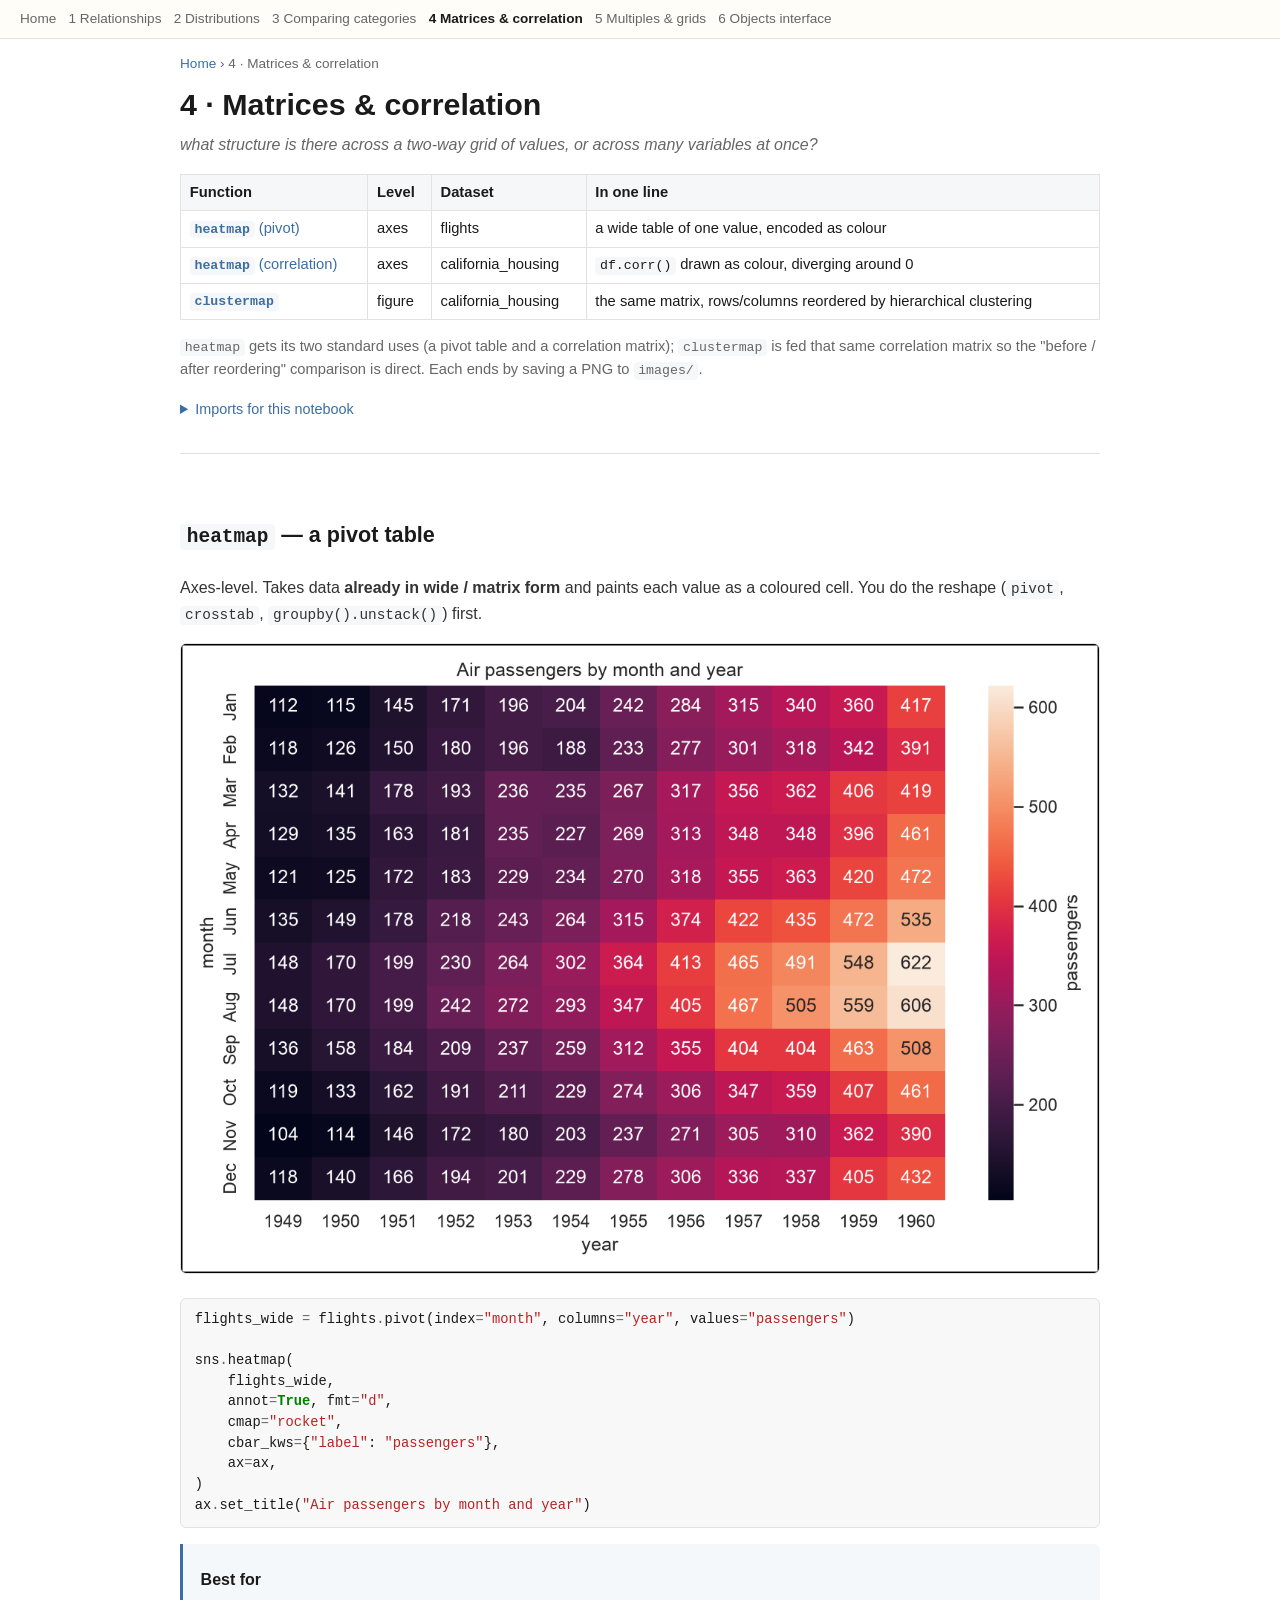
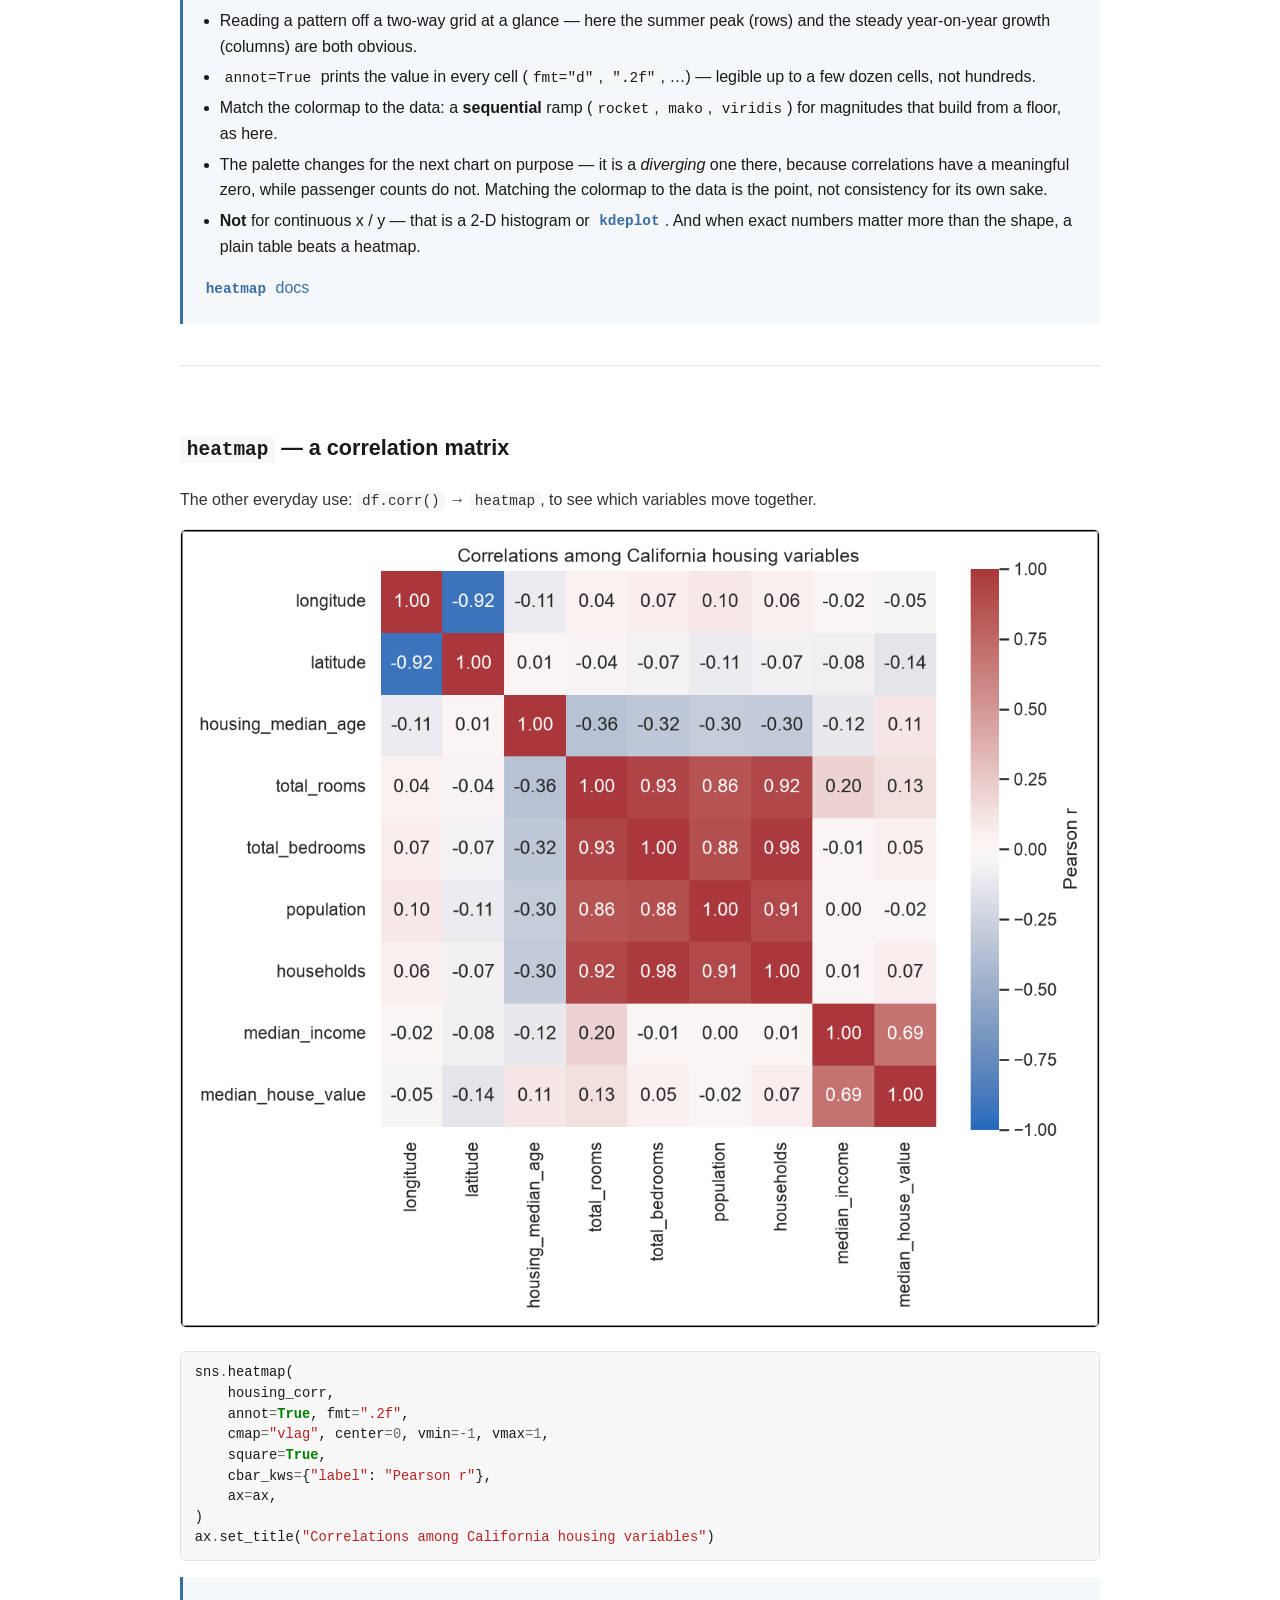
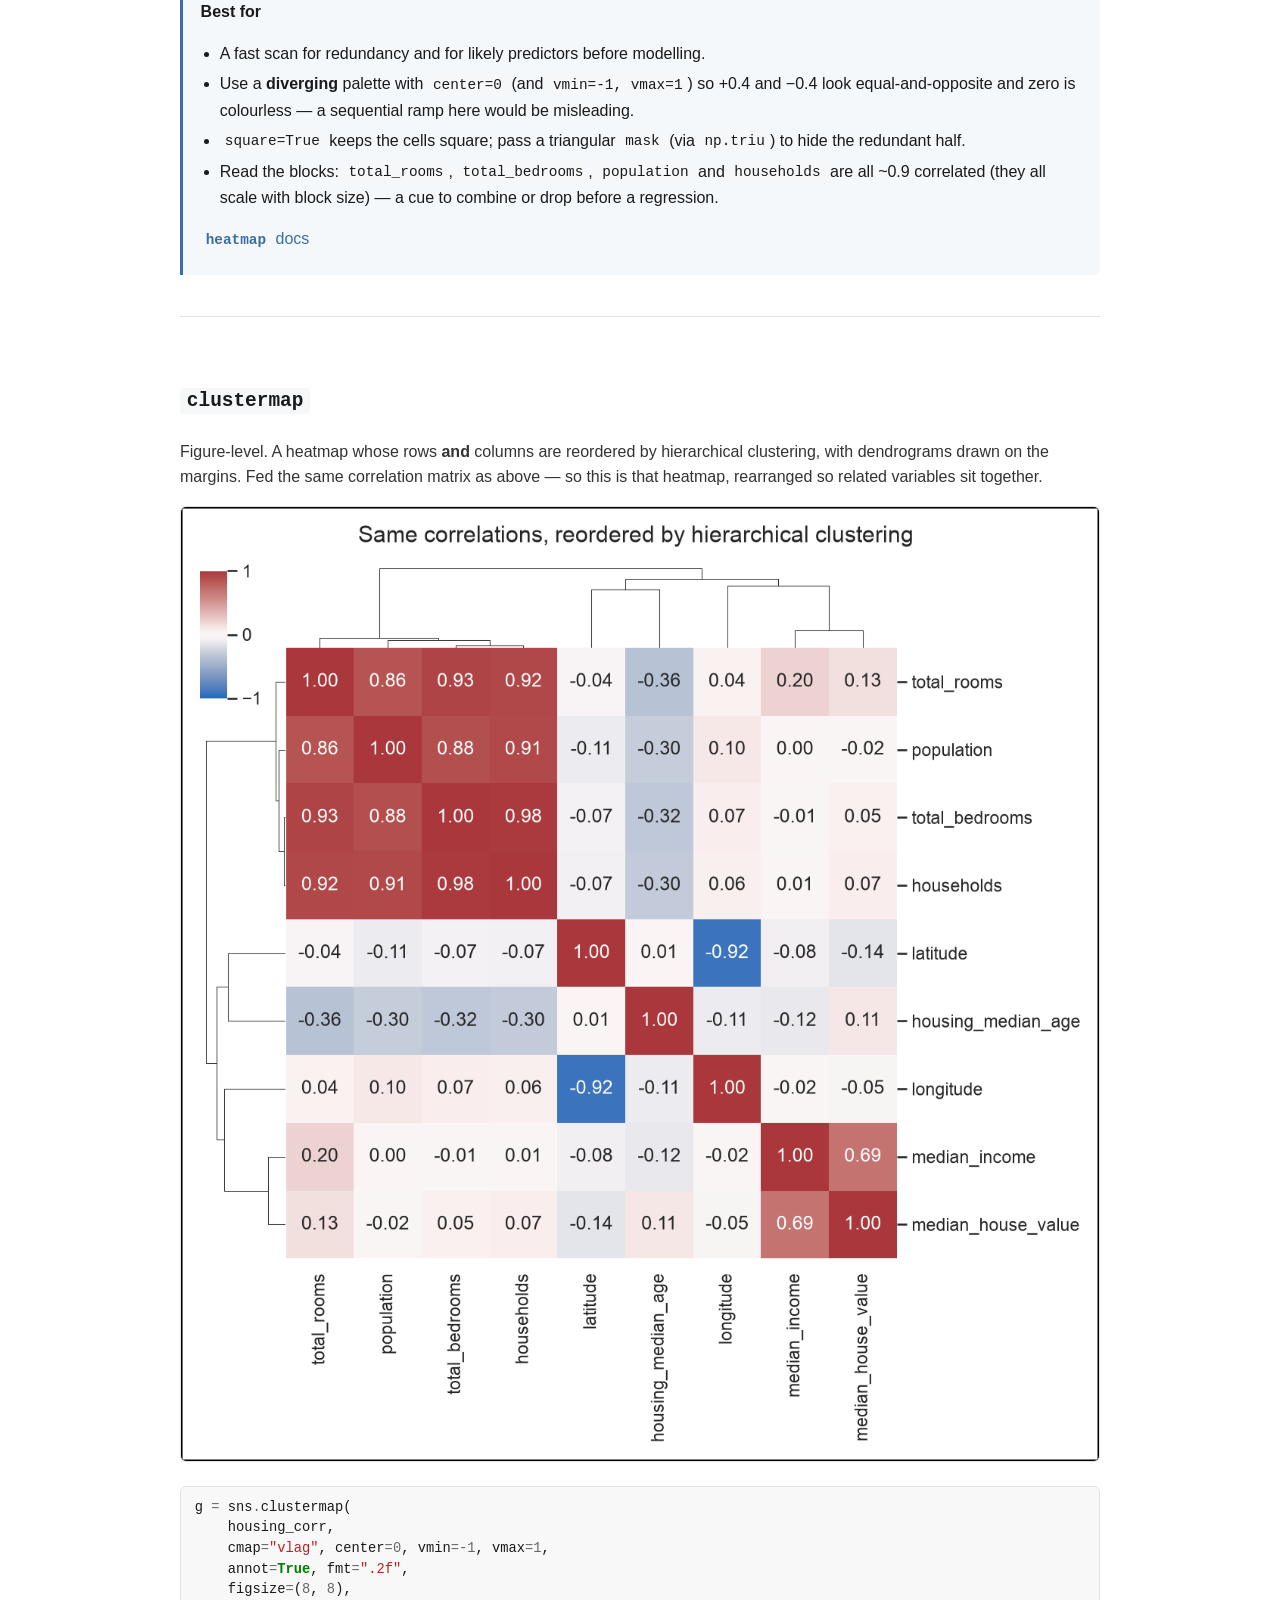
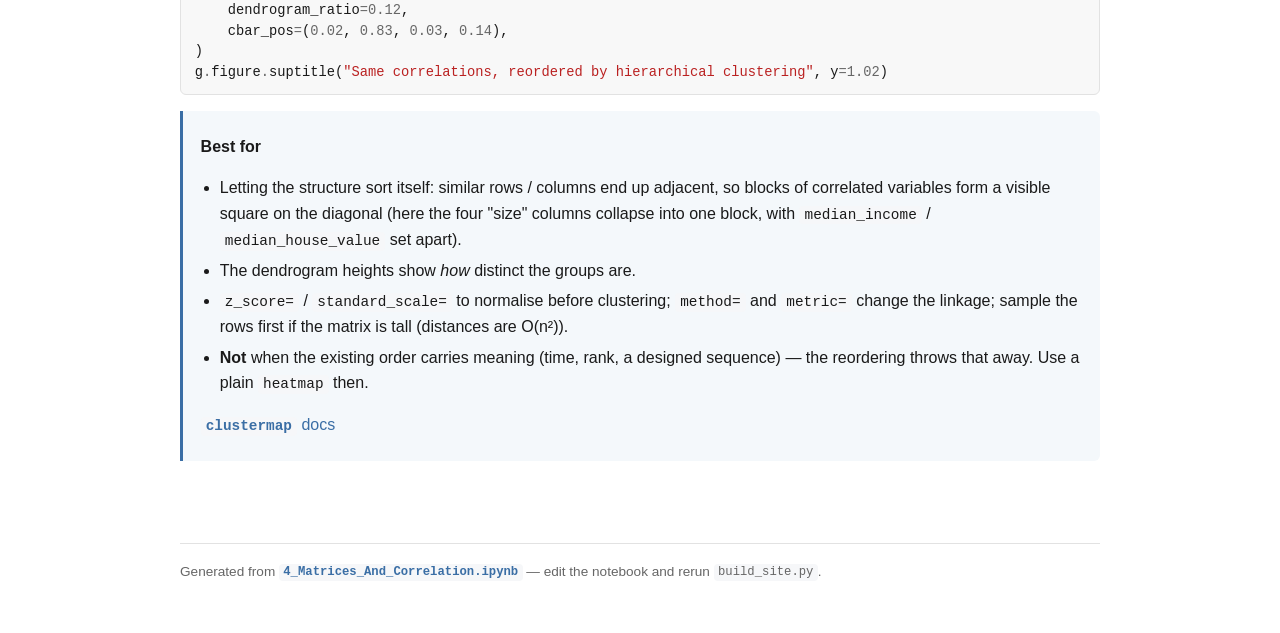
<file: docs/4-matrices-and-correlation.html>
<!doctype html>
<html lang="en">
<head>
<meta charset="utf-8">
<meta name="viewport" content="width=device-width, initial-scale=1">
<title>4 · Matrices &amp; correlation — The Seaborn Portfolio</title>
<link rel="stylesheet" href="assets/style.css">
</head>
<body>

<nav class="topnav"><a href="index.html">Home</a><a href="1-relationships.html">1&nbsp;Relationships</a><a href="2-distributions.html">2&nbsp;Distributions</a><a href="3-comparing-categories.html">3&nbsp;Comparing categories</a><a href="4-matrices-and-correlation.html" class=here>4&nbsp;Matrices &amp; correlation</a><a href="5-multiples-and-grids.html">5&nbsp;Multiples &amp; grids</a><a href="6-objects-interface.html">6&nbsp;Objects interface</a></nav>
<main class="grouppage">
<header>
  <p class="crumb"><a href="index.html">Home</a> &rsaquo; 4 &middot; Matrices &amp; correlation</p>
  <h1>4 &middot; Matrices &amp; correlation</h1>
  <p class="question">what structure is there across a two-way grid of values, or across many variables at once?</p>
  <table><thead><tr><th>Function</th><th>Level</th><th>Dataset</th><th>In one line</th></tr></thead><tbody><tr><td><a href="#heatmap-a-pivot-table"><code>heatmap</code> (pivot)</a></td><td>axes</td><td>flights</td><td>a wide table of one value, encoded as colour</td></tr><tr><td><a href="#heatmap-a-correlation-matrix"><code>heatmap</code> (correlation)</a></td><td>axes</td><td>california_housing</td><td><code>df.corr()</code> drawn as colour, diverging around 0</td></tr><tr><td><a href="#clustermap"><code>clustermap</code></a></td><td>figure</td><td>california_housing</td><td>the same matrix, rows/columns reordered by hierarchical clustering</td></tr></tbody></table>
  <div class="method"><p><code>heatmap</code> gets its two standard uses (a pivot table and a correlation matrix); <code>clustermap</code> is fed that same correlation matrix so the &quot;before / after reordering&quot; comparison is direct. Each ends by saving a PNG to <code>images/</code>.</p>
</div>
  <details class="imports"><summary>Imports for this notebook</summary>
  <div class="code"><div class="highlight"><pre><span></span><span class="kn">import</span><span class="w"> </span><span class="nn">matplotlib.pyplot</span><span class="w"> </span><span class="k">as</span><span class="w"> </span><span class="nn">plt</span>
<span class="kn">import</span><span class="w"> </span><span class="nn">pandas</span><span class="w"> </span><span class="k">as</span><span class="w"> </span><span class="nn">pd</span>
<span class="kn">import</span><span class="w"> </span><span class="nn">seaborn</span><span class="w"> </span><span class="k">as</span><span class="w"> </span><span class="nn">sns</span>

<span class="kn">from</span><span class="w"> </span><span class="nn">load_data</span><span class="w"> </span><span class="kn">import</span> <span class="n">load_data</span>
<span class="kn">import</span><span class="w"> </span><span class="nn">chart_style</span>  <span class="c1"># thin black frame around every chart image</span>

<span class="n">sns</span><span class="o">.</span><span class="n">set_theme</span><span class="p">(</span><span class="n">style</span><span class="o">=</span><span class="s2">"whitegrid"</span><span class="p">)</span>

<span class="n">flights</span> <span class="o">=</span> <span class="n">sns</span><span class="o">.</span><span class="n">load_dataset</span><span class="p">(</span><span class="s2">"flights"</span><span class="p">)</span>
<span class="n">housing</span> <span class="o">=</span> <span class="n">load_data</span><span class="p">(</span><span class="s2">"california_housing"</span><span class="p">)</span>

<span class="c1"># The numeric columns of the housing data, and their correlation matrix —</span>
<span class="c1"># reused by the second heatmap and by clustermap.</span>
<span class="n">housing_num</span> <span class="o">=</span> <span class="n">housing</span><span class="o">.</span><span class="n">select_dtypes</span><span class="p">(</span><span class="s2">"number"</span><span class="p">)</span>
<span class="n">housing_corr</span> <span class="o">=</span> <span class="n">housing_num</span><span class="o">.</span><span class="n">corr</span><span class="p">()</span>
</pre></div>
</div></details>
</header>
<section class="chart" id="heatmap-a-pivot-table"><h2><a href="#heatmap-a-pivot-table"><code>heatmap</code> — a pivot table</p>
</a></h2><div class="desc"><p>Axes-level. Takes data <strong>already in wide / matrix form</strong> and paints each value as
a coloured cell. You do the reshape (<code>pivot</code>, <code>crosstab</code>, <code>groupby().unstack()</code>)
first.</p>
</div><figure><img loading="lazy" src="assets/full/4_heatmap_pivot.png" alt="heatmap (pivot)"></figure><div class="code"><div class="highlight"><pre><span></span><span class="n">flights_wide</span> <span class="o">=</span> <span class="n">flights</span><span class="o">.</span><span class="n">pivot</span><span class="p">(</span><span class="n">index</span><span class="o">=</span><span class="s2">"month"</span><span class="p">,</span> <span class="n">columns</span><span class="o">=</span><span class="s2">"year"</span><span class="p">,</span> <span class="n">values</span><span class="o">=</span><span class="s2">"passengers"</span><span class="p">)</span>

<span class="n">sns</span><span class="o">.</span><span class="n">heatmap</span><span class="p">(</span>
    <span class="n">flights_wide</span><span class="p">,</span>
    <span class="n">annot</span><span class="o">=</span><span class="kc">True</span><span class="p">,</span> <span class="n">fmt</span><span class="o">=</span><span class="s2">"d"</span><span class="p">,</span>
    <span class="n">cmap</span><span class="o">=</span><span class="s2">"rocket"</span><span class="p">,</span>
    <span class="n">cbar_kws</span><span class="o">=</span><span class="p">{</span><span class="s2">"label"</span><span class="p">:</span> <span class="s2">"passengers"</span><span class="p">},</span>
    <span class="n">ax</span><span class="o">=</span><span class="n">ax</span><span class="p">,</span>
<span class="p">)</span>
<span class="n">ax</span><span class="o">.</span><span class="n">set_title</span><span class="p">(</span><span class="s2">"Air passengers by month and year"</span><span class="p">)</span>
</pre></div>
</div><div class="bestfor"><p><strong>Best for</strong></p>
<ul>
<li>Reading a pattern off a two-way grid at a glance — here the summer peak (rows) and the steady year-on-year growth (columns) are both obvious.</li>
<li><code>annot=True</code> prints the value in every cell (<code>fmt=&quot;d&quot;</code>, <code>&quot;.2f&quot;</code>, …) — legible up to a few dozen cells, not hundreds.</li>
<li>Match the colormap to the data: a <strong>sequential</strong> ramp (<code>rocket</code>, <code>mako</code>, <code>viridis</code>) for magnitudes that build from a floor, as here.</li>
<li>The palette changes for the next chart on purpose — it is a <em>diverging</em> one there, because correlations have a meaningful zero, while passenger counts do not. Matching the colormap to the data is the point, not consistency for its own sake.</li>
<li><strong>Not</strong> for continuous x / y — that is a 2-D histogram or <a href="2-distributions.html#kdeplot"><code>kdeplot</code></a>. And when exact numbers matter more than the shape, a plain table beats a heatmap.</li>
</ul>
<p><a href="https://seaborn.pydata.org/generated/seaborn.heatmap.html"><code>heatmap</code> docs</a></p>
</div></section><section class="chart" id="heatmap-a-correlation-matrix"><h2><a href="#heatmap-a-correlation-matrix"><code>heatmap</code> — a correlation matrix</p>
</a></h2><div class="desc"><p>The other everyday use: <code>df.corr()</code> → <code>heatmap</code>, to see which variables move
together.</p>
</div><figure><img loading="lazy" src="assets/full/4_heatmap_corr.png" alt="heatmap (correlation)"></figure><div class="code"><div class="highlight"><pre><span></span><span class="n">sns</span><span class="o">.</span><span class="n">heatmap</span><span class="p">(</span>
    <span class="n">housing_corr</span><span class="p">,</span>
    <span class="n">annot</span><span class="o">=</span><span class="kc">True</span><span class="p">,</span> <span class="n">fmt</span><span class="o">=</span><span class="s2">".2f"</span><span class="p">,</span>
    <span class="n">cmap</span><span class="o">=</span><span class="s2">"vlag"</span><span class="p">,</span> <span class="n">center</span><span class="o">=</span><span class="mi">0</span><span class="p">,</span> <span class="n">vmin</span><span class="o">=-</span><span class="mi">1</span><span class="p">,</span> <span class="n">vmax</span><span class="o">=</span><span class="mi">1</span><span class="p">,</span>
    <span class="n">square</span><span class="o">=</span><span class="kc">True</span><span class="p">,</span>
    <span class="n">cbar_kws</span><span class="o">=</span><span class="p">{</span><span class="s2">"label"</span><span class="p">:</span> <span class="s2">"Pearson r"</span><span class="p">},</span>
    <span class="n">ax</span><span class="o">=</span><span class="n">ax</span><span class="p">,</span>
<span class="p">)</span>
<span class="n">ax</span><span class="o">.</span><span class="n">set_title</span><span class="p">(</span><span class="s2">"Correlations among California housing variables"</span><span class="p">)</span>
</pre></div>
</div><div class="bestfor"><p><strong>Best for</strong></p>
<ul>
<li>A fast scan for redundancy and for likely predictors before modelling.</li>
<li>Use a <strong>diverging</strong> palette with <code>center=0</code> (and <code>vmin=-1, vmax=1</code>) so +0.4 and −0.4 look equal-and-opposite and zero is colourless — a sequential ramp here would be misleading.</li>
<li><code>square=True</code> keeps the cells square; pass a triangular <code>mask</code> (via <code>np.triu</code>) to hide the redundant half.</li>
<li>Read the blocks: <code>total_rooms</code>, <code>total_bedrooms</code>, <code>population</code> and <code>households</code> are all ~0.9 correlated (they all scale with block size) — a cue to combine or drop before a regression.</li>
</ul>
<p><a href="https://seaborn.pydata.org/generated/seaborn.heatmap.html"><code>heatmap</code> docs</a></p>
</div></section><section class="chart" id="clustermap"><h2><a href="#clustermap"><code>clustermap</code></p>
</a></h2><div class="desc"><p>Figure-level. A heatmap whose rows <strong>and</strong> columns are reordered by hierarchical
clustering, with dendrograms drawn on the margins. Fed the same correlation
matrix as above — so this is that heatmap, rearranged so related variables sit
together.</p>
</div><figure><img loading="lazy" src="assets/full/4_clustermap.png" alt="clustermap"></figure><div class="code"><div class="highlight"><pre><span></span><span class="n">g</span> <span class="o">=</span> <span class="n">sns</span><span class="o">.</span><span class="n">clustermap</span><span class="p">(</span>
    <span class="n">housing_corr</span><span class="p">,</span>
    <span class="n">cmap</span><span class="o">=</span><span class="s2">"vlag"</span><span class="p">,</span> <span class="n">center</span><span class="o">=</span><span class="mi">0</span><span class="p">,</span> <span class="n">vmin</span><span class="o">=-</span><span class="mi">1</span><span class="p">,</span> <span class="n">vmax</span><span class="o">=</span><span class="mi">1</span><span class="p">,</span>
    <span class="n">annot</span><span class="o">=</span><span class="kc">True</span><span class="p">,</span> <span class="n">fmt</span><span class="o">=</span><span class="s2">".2f"</span><span class="p">,</span>
    <span class="n">figsize</span><span class="o">=</span><span class="p">(</span><span class="mi">8</span><span class="p">,</span> <span class="mi">8</span><span class="p">),</span>
    <span class="n">dendrogram_ratio</span><span class="o">=</span><span class="mf">0.12</span><span class="p">,</span>
    <span class="n">cbar_pos</span><span class="o">=</span><span class="p">(</span><span class="mf">0.02</span><span class="p">,</span> <span class="mf">0.83</span><span class="p">,</span> <span class="mf">0.03</span><span class="p">,</span> <span class="mf">0.14</span><span class="p">),</span>
<span class="p">)</span>
<span class="n">g</span><span class="o">.</span><span class="n">figure</span><span class="o">.</span><span class="n">suptitle</span><span class="p">(</span><span class="s2">"Same correlations, reordered by hierarchical clustering"</span><span class="p">,</span> <span class="n">y</span><span class="o">=</span><span class="mf">1.02</span><span class="p">)</span>
</pre></div>
</div><div class="bestfor"><p><strong>Best for</strong></p>
<ul>
<li>Letting the structure sort itself: similar rows / columns end up adjacent, so blocks of correlated variables form a visible square on the diagonal (here the four &quot;size&quot; columns collapse into one block, with <code>median_income</code> / <code>median_house_value</code> set apart).</li>
<li>The dendrogram heights show <em>how</em> distinct the groups are.</li>
<li><code>z_score=</code> / <code>standard_scale=</code> to normalise before clustering; <code>method=</code> and <code>metric=</code> change the linkage; sample the rows first if the matrix is tall (distances are O(n²)).</li>
<li><strong>Not</strong> when the existing order carries meaning (time, rank, a designed sequence) — the reordering throws that away. Use a plain <code>heatmap</code> then.</li>
</ul>
<p><a href="https://seaborn.pydata.org/generated/seaborn.clustermap.html"><code>clustermap</code> docs</a></p>
</div></section>

<footer>Generated from <a href="https://github.com/omri-sabag83/The-Seaborn-Portfolio/blob/main/4_Matrices_And_Correlation.ipynb"><code>4_Matrices_And_Correlation.ipynb</code></a> &mdash;
edit the notebook and rerun <code>build_site.py</code>.</footer>
</main>

</body>
</html>
</file>
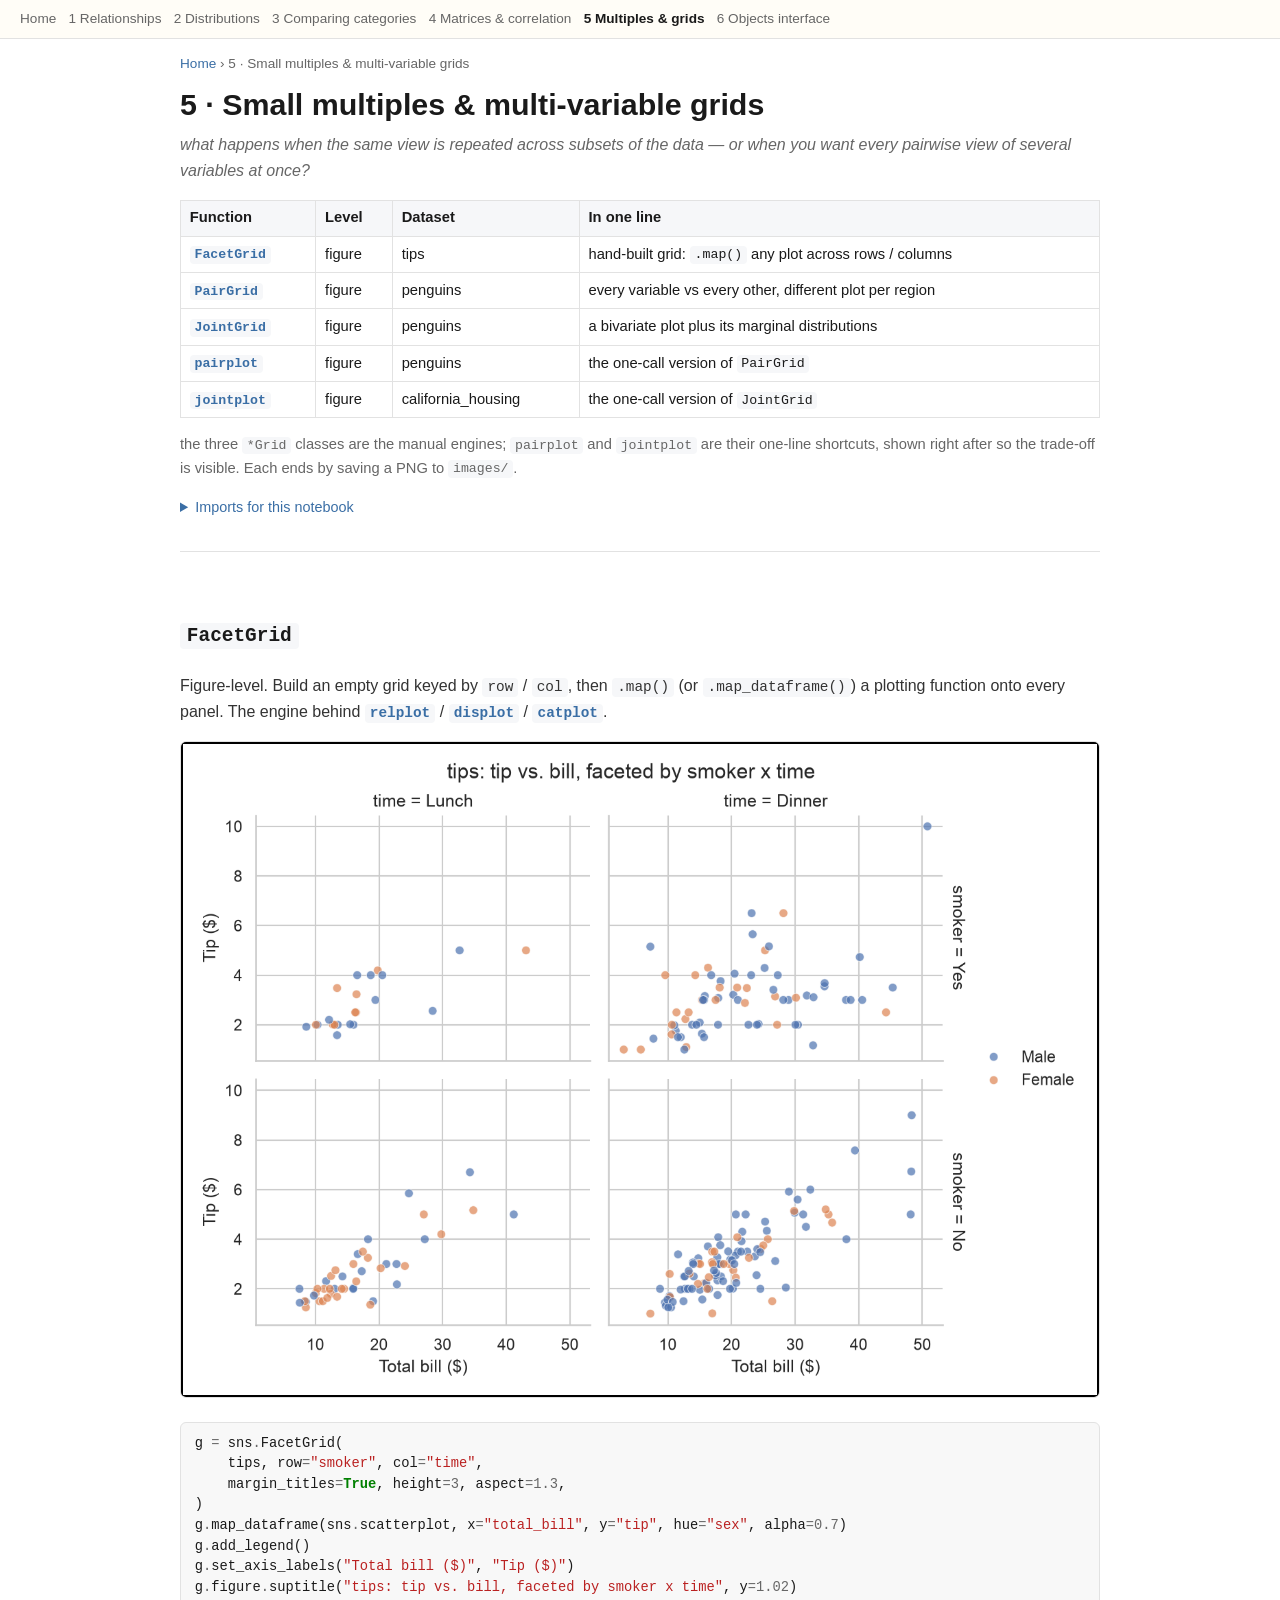
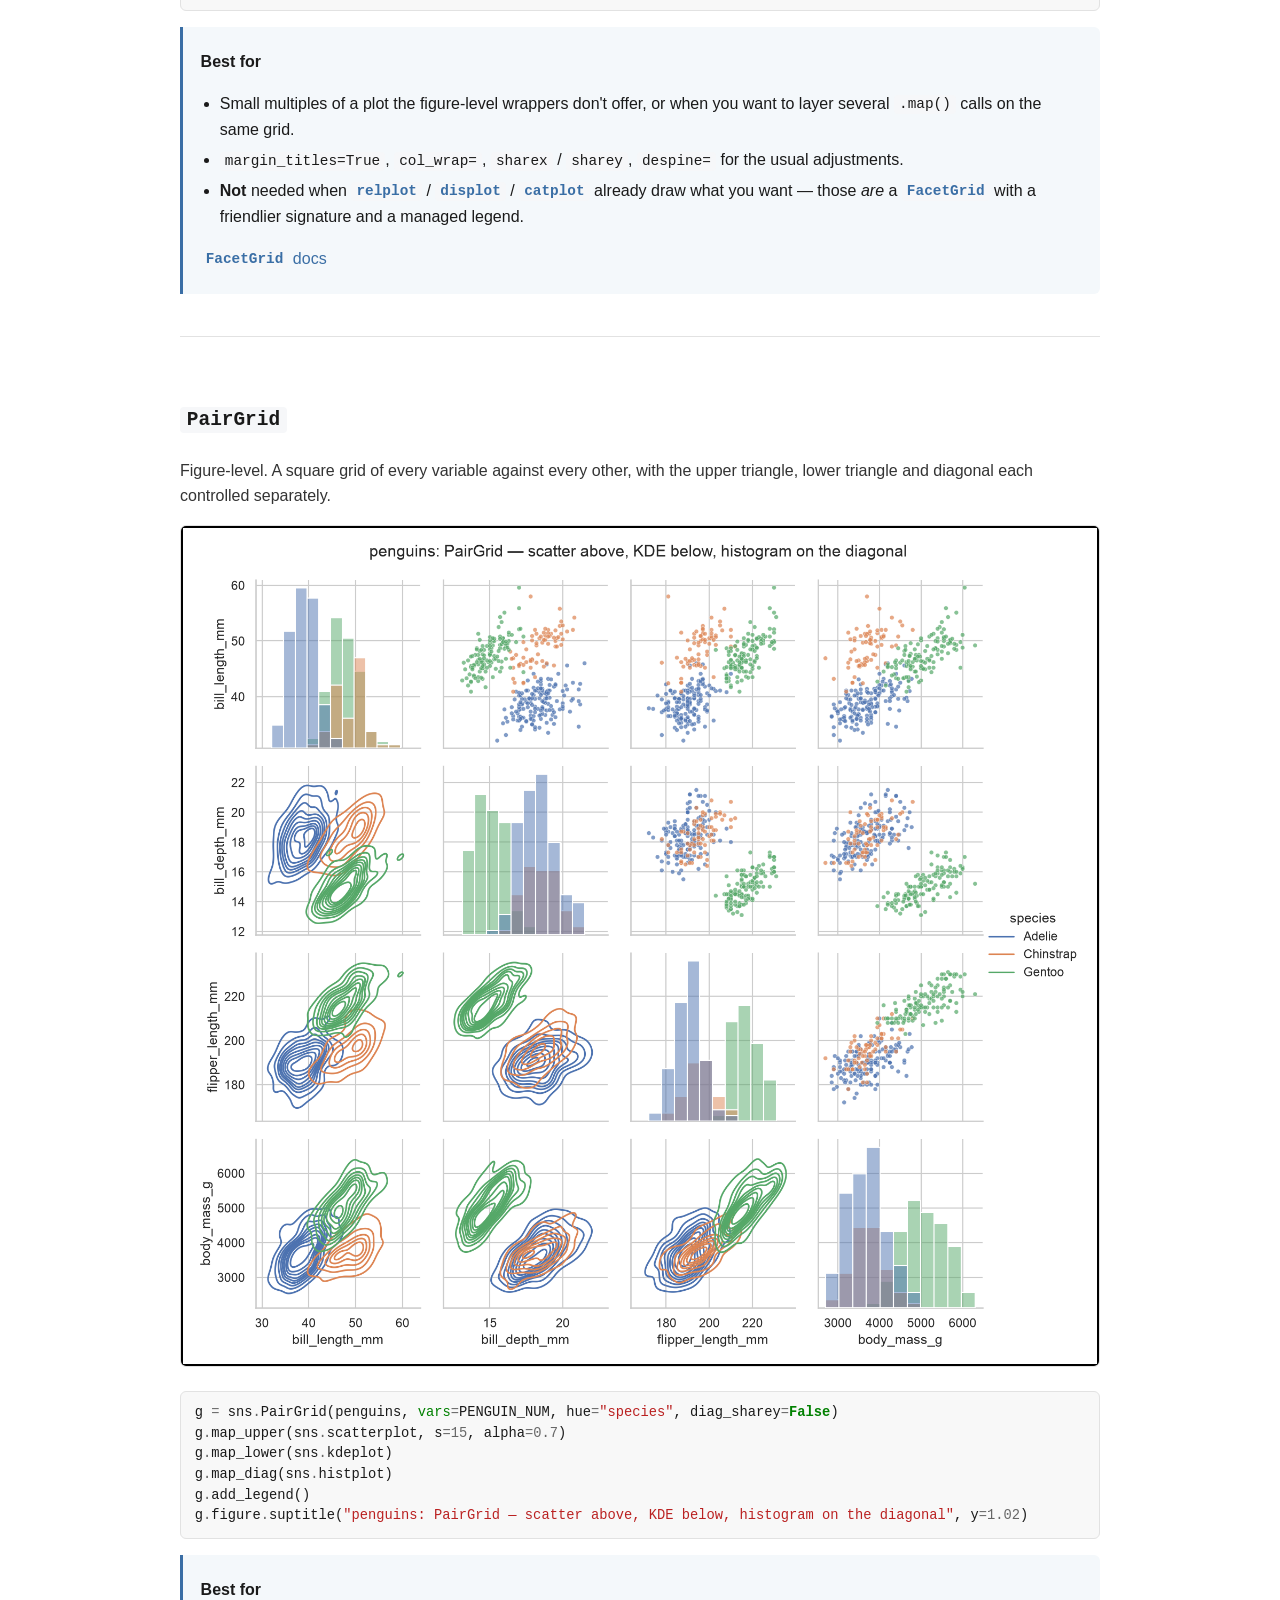
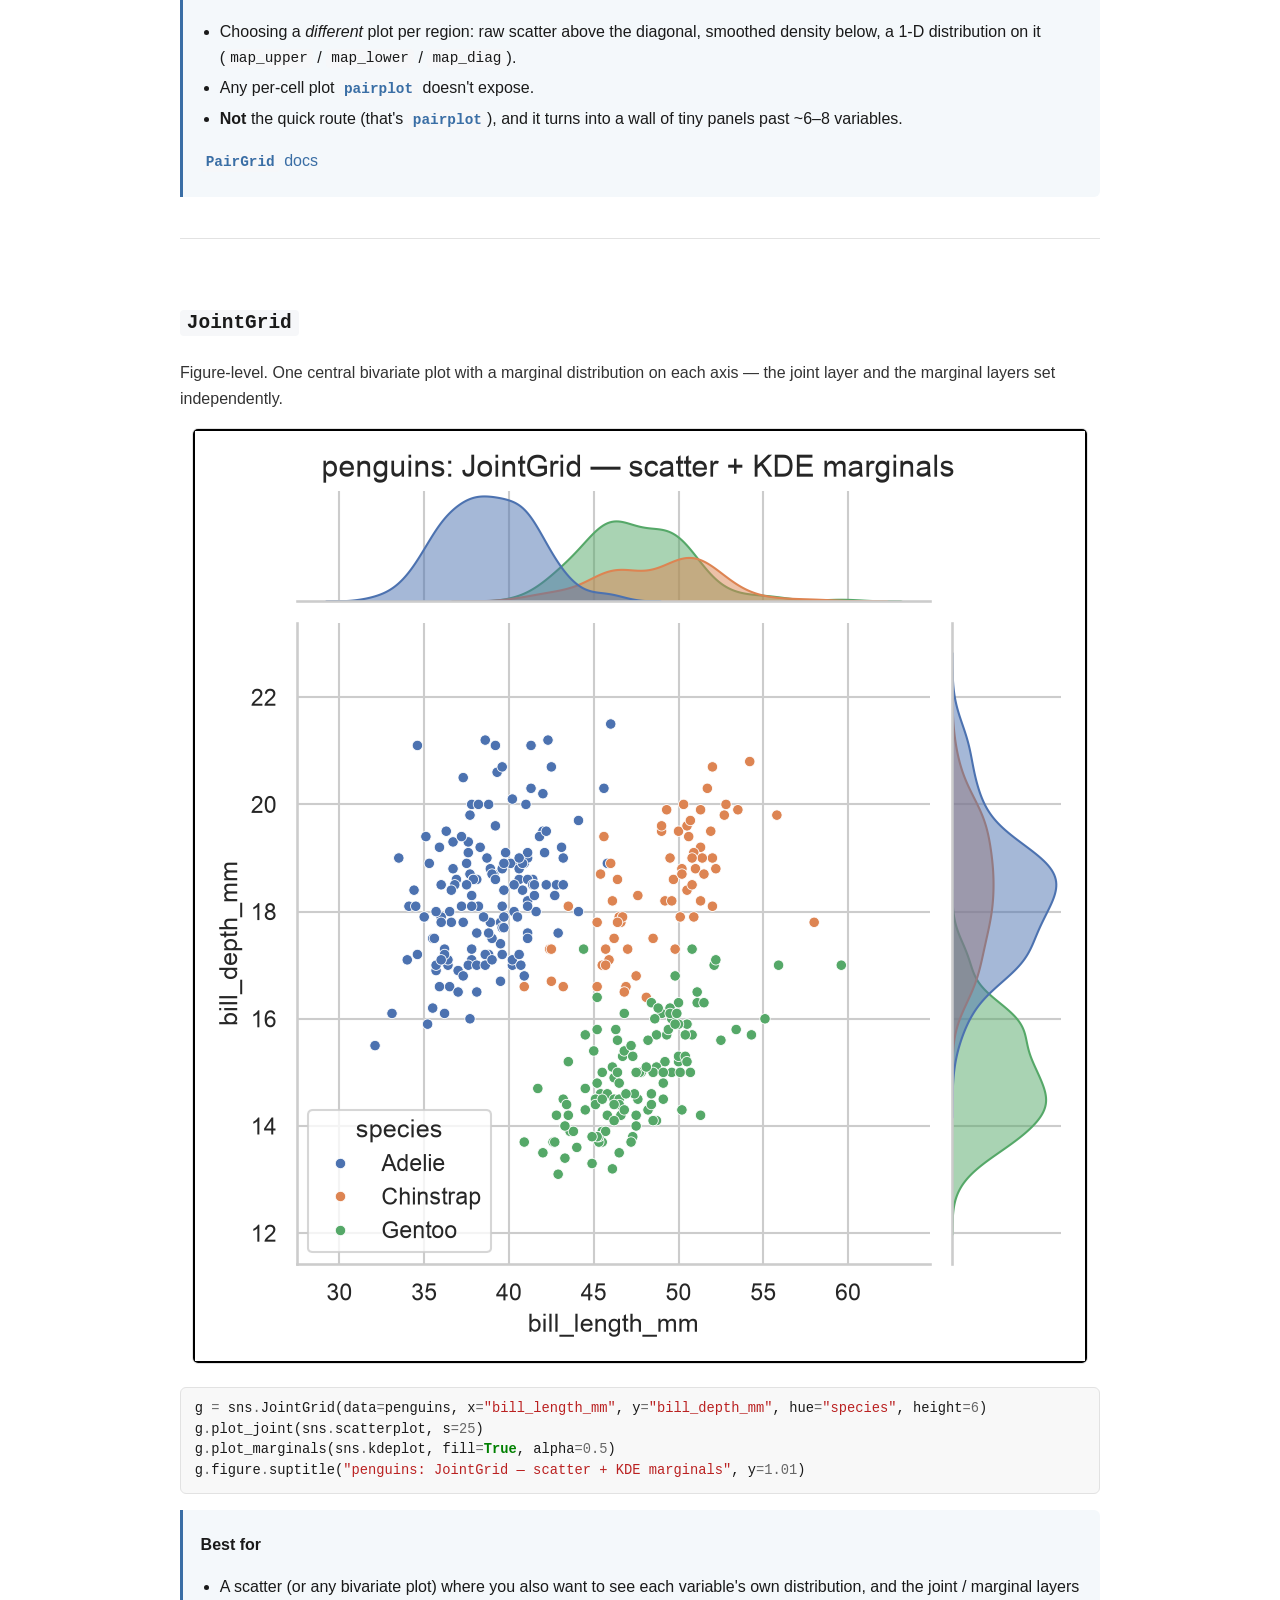
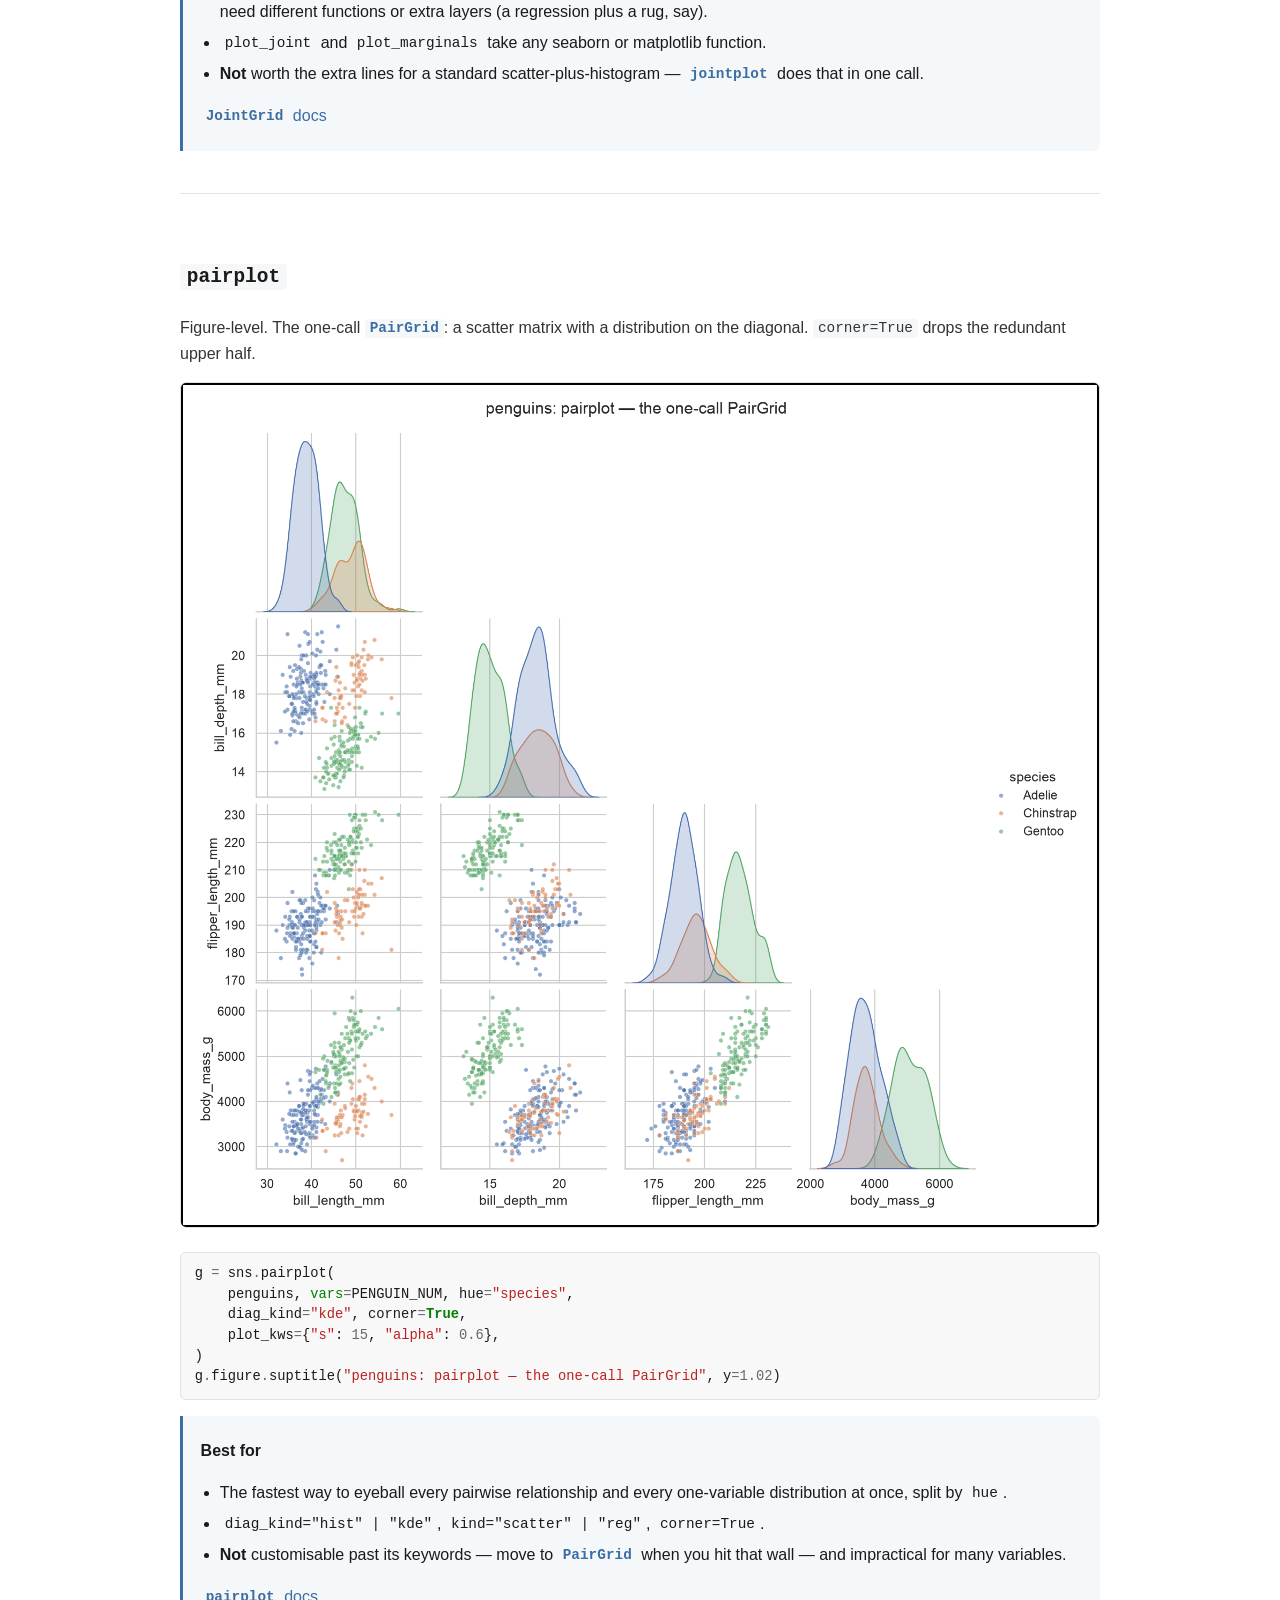
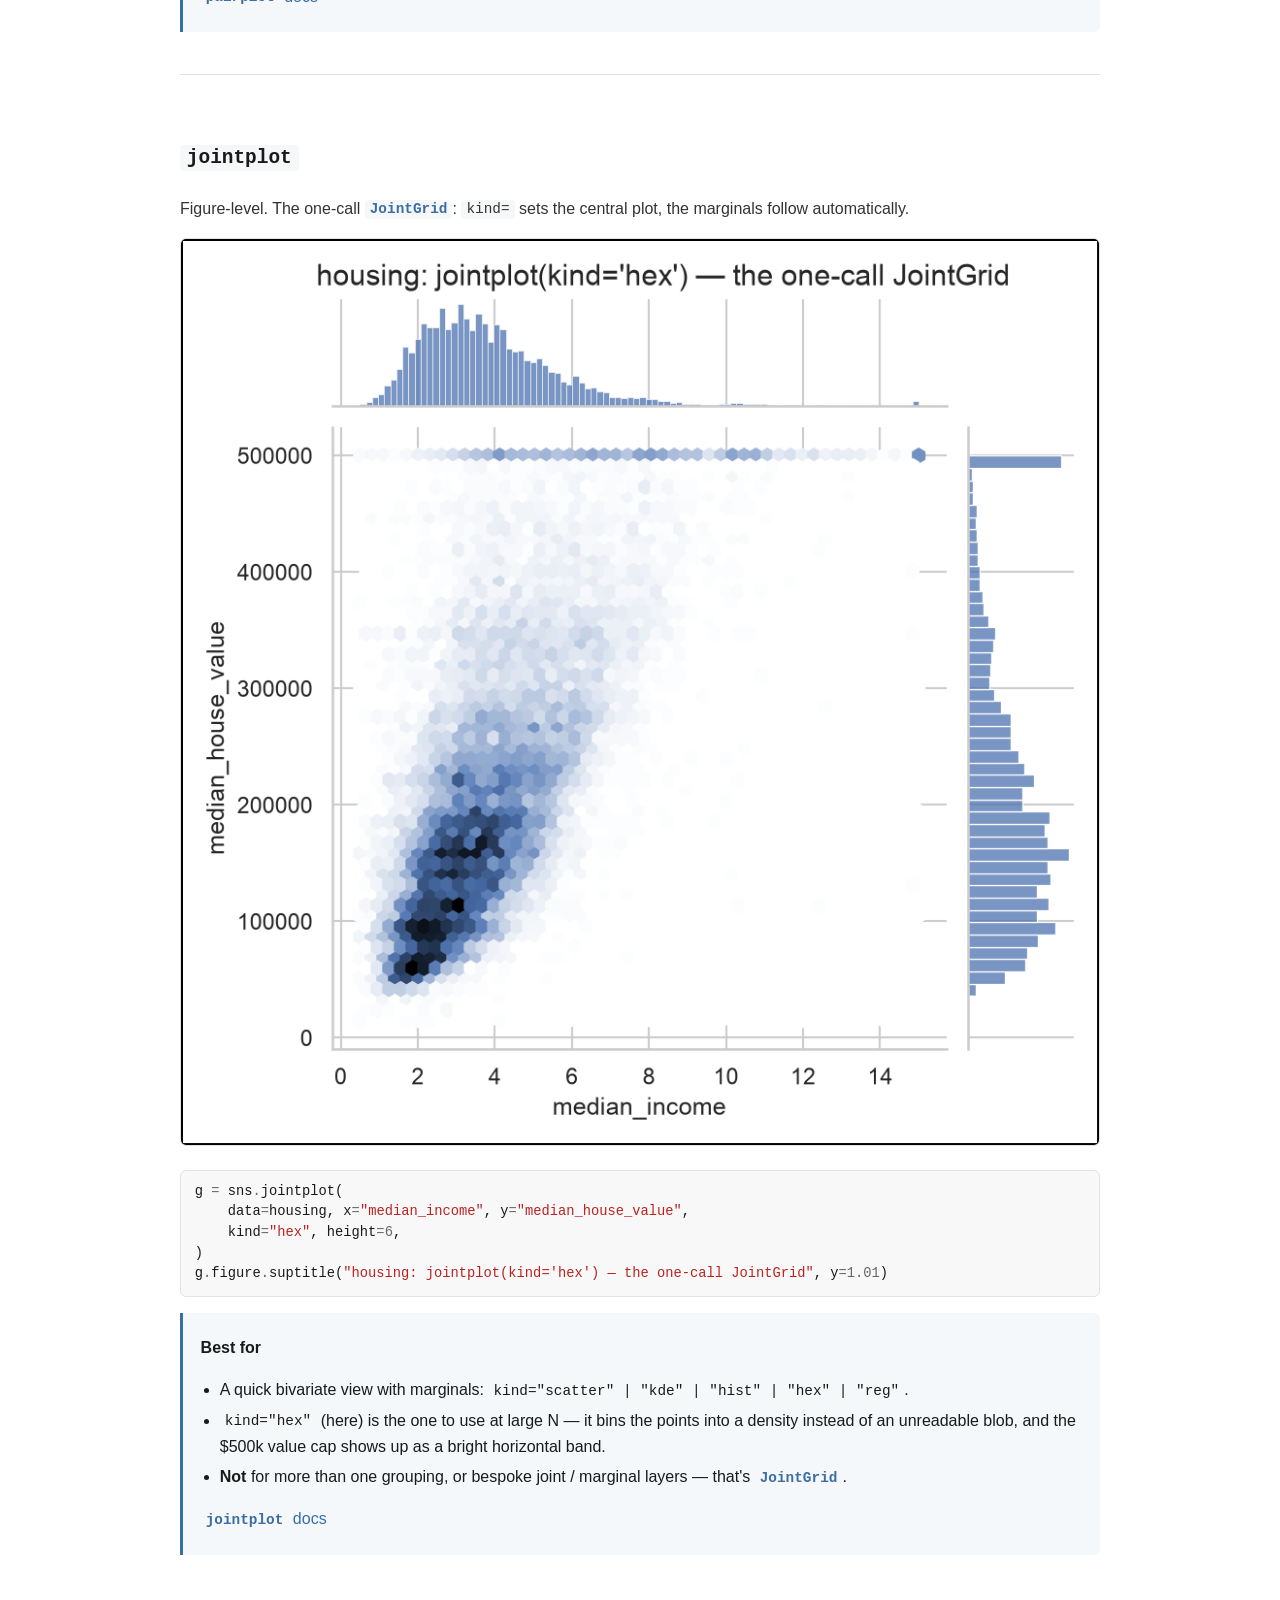
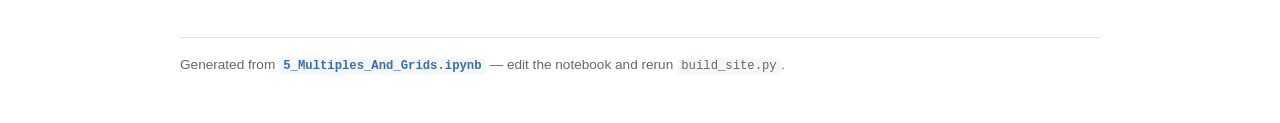
<file: docs/5-multiples-and-grids.html>
<!doctype html>
<html lang="en">
<head>
<meta charset="utf-8">
<meta name="viewport" content="width=device-width, initial-scale=1">
<title>5 · Small multiples &amp; multi-variable grids — The Seaborn Portfolio</title>
<link rel="stylesheet" href="assets/style.css">
</head>
<body>

<nav class="topnav"><a href="index.html">Home</a><a href="1-relationships.html">1&nbsp;Relationships</a><a href="2-distributions.html">2&nbsp;Distributions</a><a href="3-comparing-categories.html">3&nbsp;Comparing categories</a><a href="4-matrices-and-correlation.html">4&nbsp;Matrices &amp; correlation</a><a href="5-multiples-and-grids.html" class=here>5&nbsp;Multiples &amp; grids</a><a href="6-objects-interface.html">6&nbsp;Objects interface</a></nav>
<main class="grouppage">
<header>
  <p class="crumb"><a href="index.html">Home</a> &rsaquo; 5 &middot; Small multiples &amp; multi-variable grids</p>
  <h1>5 &middot; Small multiples &amp; multi-variable grids</h1>
  <p class="question">what happens when the same view is repeated across subsets of the data — or when you want every pairwise view of several variables at once?</p>
  <table><thead><tr><th>Function</th><th>Level</th><th>Dataset</th><th>In one line</th></tr></thead><tbody><tr><td><a href="#facetgrid"><code>FacetGrid</code></a></td><td>figure</td><td>tips</td><td>hand-built grid: <code>.map()</code> any plot across rows / columns</td></tr><tr><td><a href="#pairgrid"><code>PairGrid</code></a></td><td>figure</td><td>penguins</td><td>every variable vs every other, different plot per region</td></tr><tr><td><a href="#jointgrid"><code>JointGrid</code></a></td><td>figure</td><td>penguins</td><td>a bivariate plot plus its marginal distributions</td></tr><tr><td><a href="#pairplot"><code>pairplot</code></a></td><td>figure</td><td>penguins</td><td>the one-call version of <code>PairGrid</code></td></tr><tr><td><a href="#jointplot"><code>jointplot</code></a></td><td>figure</td><td>california_housing</td><td>the one-call version of <code>JointGrid</code></td></tr></tbody></table>
  <div class="method"><p>the three <code>*Grid</code> classes are the manual engines; <code>pairplot</code> and <code>jointplot</code> are their one-line shortcuts, shown right after so the trade-off is visible. Each ends by saving a PNG to <code>images/</code>.</p>
</div>
  <details class="imports"><summary>Imports for this notebook</summary>
  <div class="code"><div class="highlight"><pre><span></span><span class="kn">import</span><span class="w"> </span><span class="nn">matplotlib.pyplot</span><span class="w"> </span><span class="k">as</span><span class="w"> </span><span class="nn">plt</span>
<span class="kn">import</span><span class="w"> </span><span class="nn">pandas</span><span class="w"> </span><span class="k">as</span><span class="w"> </span><span class="nn">pd</span>
<span class="kn">import</span><span class="w"> </span><span class="nn">seaborn</span><span class="w"> </span><span class="k">as</span><span class="w"> </span><span class="nn">sns</span>

<span class="kn">from</span><span class="w"> </span><span class="nn">load_data</span><span class="w"> </span><span class="kn">import</span> <span class="n">load_data</span>
<span class="kn">import</span><span class="w"> </span><span class="nn">chart_style</span>  <span class="c1"># thin black frame around every chart image</span>

<span class="n">sns</span><span class="o">.</span><span class="n">set_theme</span><span class="p">(</span><span class="n">style</span><span class="o">=</span><span class="s2">"whitegrid"</span><span class="p">)</span>

<span class="n">tips</span> <span class="o">=</span> <span class="n">sns</span><span class="o">.</span><span class="n">load_dataset</span><span class="p">(</span><span class="s2">"tips"</span><span class="p">)</span>
<span class="n">penguins</span> <span class="o">=</span> <span class="n">sns</span><span class="o">.</span><span class="n">load_dataset</span><span class="p">(</span><span class="s2">"penguins"</span><span class="p">)</span>
<span class="n">housing</span> <span class="o">=</span> <span class="n">load_data</span><span class="p">(</span><span class="s2">"california_housing"</span><span class="p">)</span>

<span class="n">PENGUIN_NUM</span> <span class="o">=</span> <span class="p">[</span><span class="s2">"bill_length_mm"</span><span class="p">,</span> <span class="s2">"bill_depth_mm"</span><span class="p">,</span> <span class="s2">"flipper_length_mm"</span><span class="p">,</span> <span class="s2">"body_mass_g"</span><span class="p">]</span>
</pre></div>
</div></details>
</header>
<section class="chart" id="facetgrid"><h2><a href="#facetgrid"><code>FacetGrid</code></p>
</a></h2><div class="desc"><p>Figure-level. Build an empty grid keyed by <code>row</code> / <code>col</code>, then <code>.map()</code> (or
<code>.map_dataframe()</code>) a plotting function onto every panel. The engine behind
<a href="1-relationships.html#relplot"><code>relplot</code></a> / <a href="2-distributions.html#displot"><code>displot</code></a> / <a href="3-comparing-categories.html#catplot"><code>catplot</code></a>.</p>
</div><figure><img loading="lazy" src="assets/full/5_facetgrid.png" alt="FacetGrid"></figure><div class="code"><div class="highlight"><pre><span></span><span class="n">g</span> <span class="o">=</span> <span class="n">sns</span><span class="o">.</span><span class="n">FacetGrid</span><span class="p">(</span>
    <span class="n">tips</span><span class="p">,</span> <span class="n">row</span><span class="o">=</span><span class="s2">"smoker"</span><span class="p">,</span> <span class="n">col</span><span class="o">=</span><span class="s2">"time"</span><span class="p">,</span>
    <span class="n">margin_titles</span><span class="o">=</span><span class="kc">True</span><span class="p">,</span> <span class="n">height</span><span class="o">=</span><span class="mi">3</span><span class="p">,</span> <span class="n">aspect</span><span class="o">=</span><span class="mf">1.3</span><span class="p">,</span>
<span class="p">)</span>
<span class="n">g</span><span class="o">.</span><span class="n">map_dataframe</span><span class="p">(</span><span class="n">sns</span><span class="o">.</span><span class="n">scatterplot</span><span class="p">,</span> <span class="n">x</span><span class="o">=</span><span class="s2">"total_bill"</span><span class="p">,</span> <span class="n">y</span><span class="o">=</span><span class="s2">"tip"</span><span class="p">,</span> <span class="n">hue</span><span class="o">=</span><span class="s2">"sex"</span><span class="p">,</span> <span class="n">alpha</span><span class="o">=</span><span class="mf">0.7</span><span class="p">)</span>
<span class="n">g</span><span class="o">.</span><span class="n">add_legend</span><span class="p">()</span>
<span class="n">g</span><span class="o">.</span><span class="n">set_axis_labels</span><span class="p">(</span><span class="s2">"Total bill ($)"</span><span class="p">,</span> <span class="s2">"Tip ($)"</span><span class="p">)</span>
<span class="n">g</span><span class="o">.</span><span class="n">figure</span><span class="o">.</span><span class="n">suptitle</span><span class="p">(</span><span class="s2">"tips: tip vs. bill, faceted by smoker x time"</span><span class="p">,</span> <span class="n">y</span><span class="o">=</span><span class="mf">1.02</span><span class="p">)</span>
</pre></div>
</div><div class="bestfor"><p><strong>Best for</strong></p>
<ul>
<li>Small multiples of a plot the figure-level wrappers don't offer, or when you want to layer several <code>.map()</code> calls on the same grid.</li>
<li><code>margin_titles=True</code>, <code>col_wrap=</code>, <code>sharex</code> / <code>sharey</code>, <code>despine=</code> for the usual adjustments.</li>
<li><strong>Not</strong> needed when <a href="1-relationships.html#relplot"><code>relplot</code></a> / <a href="2-distributions.html#displot"><code>displot</code></a> / <a href="3-comparing-categories.html#catplot"><code>catplot</code></a> already draw what you want — those <em>are</em> a <a href="#facetgrid"><code>FacetGrid</code></a> with a friendlier signature and a managed legend.</li>
</ul>
<p><a href="https://seaborn.pydata.org/generated/seaborn.FacetGrid.html"><code>FacetGrid</code> docs</a></p>
</div></section><section class="chart" id="pairgrid"><h2><a href="#pairgrid"><code>PairGrid</code></p>
</a></h2><div class="desc"><p>Figure-level. A square grid of every variable against every other, with the
upper triangle, lower triangle and diagonal each controlled separately.</p>
</div><figure><img loading="lazy" src="assets/full/5_pairgrid.png" alt="PairGrid"></figure><div class="code"><div class="highlight"><pre><span></span><span class="n">g</span> <span class="o">=</span> <span class="n">sns</span><span class="o">.</span><span class="n">PairGrid</span><span class="p">(</span><span class="n">penguins</span><span class="p">,</span> <span class="nb">vars</span><span class="o">=</span><span class="n">PENGUIN_NUM</span><span class="p">,</span> <span class="n">hue</span><span class="o">=</span><span class="s2">"species"</span><span class="p">,</span> <span class="n">diag_sharey</span><span class="o">=</span><span class="kc">False</span><span class="p">)</span>
<span class="n">g</span><span class="o">.</span><span class="n">map_upper</span><span class="p">(</span><span class="n">sns</span><span class="o">.</span><span class="n">scatterplot</span><span class="p">,</span> <span class="n">s</span><span class="o">=</span><span class="mi">15</span><span class="p">,</span> <span class="n">alpha</span><span class="o">=</span><span class="mf">0.7</span><span class="p">)</span>
<span class="n">g</span><span class="o">.</span><span class="n">map_lower</span><span class="p">(</span><span class="n">sns</span><span class="o">.</span><span class="n">kdeplot</span><span class="p">)</span>
<span class="n">g</span><span class="o">.</span><span class="n">map_diag</span><span class="p">(</span><span class="n">sns</span><span class="o">.</span><span class="n">histplot</span><span class="p">)</span>
<span class="n">g</span><span class="o">.</span><span class="n">add_legend</span><span class="p">()</span>
<span class="n">g</span><span class="o">.</span><span class="n">figure</span><span class="o">.</span><span class="n">suptitle</span><span class="p">(</span><span class="s2">"penguins: PairGrid — scatter above, KDE below, histogram on the diagonal"</span><span class="p">,</span> <span class="n">y</span><span class="o">=</span><span class="mf">1.02</span><span class="p">)</span>
</pre></div>
</div><div class="bestfor"><p><strong>Best for</strong></p>
<ul>
<li>Choosing a <em>different</em> plot per region: raw scatter above the diagonal, smoothed density below, a 1-D distribution on it (<code>map_upper</code> / <code>map_lower</code> / <code>map_diag</code>).</li>
<li>Any per-cell plot <a href="#pairplot"><code>pairplot</code></a> doesn't expose.</li>
<li><strong>Not</strong> the quick route (that's <a href="#pairplot"><code>pairplot</code></a>), and it turns into a wall of tiny panels past ~6–8 variables.</li>
</ul>
<p><a href="https://seaborn.pydata.org/generated/seaborn.PairGrid.html"><code>PairGrid</code> docs</a></p>
</div></section><section class="chart" id="jointgrid"><h2><a href="#jointgrid"><code>JointGrid</code></p>
</a></h2><div class="desc"><p>Figure-level. One central bivariate plot with a marginal distribution on each
axis — the joint layer and the marginal layers set independently.</p>
</div><figure><img loading="lazy" src="assets/full/5_jointgrid.png" alt="JointGrid"></figure><div class="code"><div class="highlight"><pre><span></span><span class="n">g</span> <span class="o">=</span> <span class="n">sns</span><span class="o">.</span><span class="n">JointGrid</span><span class="p">(</span><span class="n">data</span><span class="o">=</span><span class="n">penguins</span><span class="p">,</span> <span class="n">x</span><span class="o">=</span><span class="s2">"bill_length_mm"</span><span class="p">,</span> <span class="n">y</span><span class="o">=</span><span class="s2">"bill_depth_mm"</span><span class="p">,</span> <span class="n">hue</span><span class="o">=</span><span class="s2">"species"</span><span class="p">,</span> <span class="n">height</span><span class="o">=</span><span class="mi">6</span><span class="p">)</span>
<span class="n">g</span><span class="o">.</span><span class="n">plot_joint</span><span class="p">(</span><span class="n">sns</span><span class="o">.</span><span class="n">scatterplot</span><span class="p">,</span> <span class="n">s</span><span class="o">=</span><span class="mi">25</span><span class="p">)</span>
<span class="n">g</span><span class="o">.</span><span class="n">plot_marginals</span><span class="p">(</span><span class="n">sns</span><span class="o">.</span><span class="n">kdeplot</span><span class="p">,</span> <span class="n">fill</span><span class="o">=</span><span class="kc">True</span><span class="p">,</span> <span class="n">alpha</span><span class="o">=</span><span class="mf">0.5</span><span class="p">)</span>
<span class="n">g</span><span class="o">.</span><span class="n">figure</span><span class="o">.</span><span class="n">suptitle</span><span class="p">(</span><span class="s2">"penguins: JointGrid — scatter + KDE marginals"</span><span class="p">,</span> <span class="n">y</span><span class="o">=</span><span class="mf">1.01</span><span class="p">)</span>
</pre></div>
</div><div class="bestfor"><p><strong>Best for</strong></p>
<ul>
<li>A scatter (or any bivariate plot) where you also want to see each variable's own distribution, and the joint / marginal layers need different functions or extra layers (a regression plus a rug, say).</li>
<li><code>plot_joint</code> and <code>plot_marginals</code> take any seaborn or matplotlib function.</li>
<li><strong>Not</strong> worth the extra lines for a standard scatter-plus-histogram — <a href="#jointplot"><code>jointplot</code></a> does that in one call.</li>
</ul>
<p><a href="https://seaborn.pydata.org/generated/seaborn.JointGrid.html"><code>JointGrid</code> docs</a></p>
</div></section><section class="chart" id="pairplot"><h2><a href="#pairplot"><code>pairplot</code></p>
</a></h2><div class="desc"><p>Figure-level. The one-call <a href="#pairgrid"><code>PairGrid</code></a>: a scatter matrix with a distribution on
the diagonal. <code>corner=True</code> drops the redundant upper half.</p>
</div><figure><img loading="lazy" src="assets/full/5_pairplot.png" alt="pairplot"></figure><div class="code"><div class="highlight"><pre><span></span><span class="n">g</span> <span class="o">=</span> <span class="n">sns</span><span class="o">.</span><span class="n">pairplot</span><span class="p">(</span>
    <span class="n">penguins</span><span class="p">,</span> <span class="nb">vars</span><span class="o">=</span><span class="n">PENGUIN_NUM</span><span class="p">,</span> <span class="n">hue</span><span class="o">=</span><span class="s2">"species"</span><span class="p">,</span>
    <span class="n">diag_kind</span><span class="o">=</span><span class="s2">"kde"</span><span class="p">,</span> <span class="n">corner</span><span class="o">=</span><span class="kc">True</span><span class="p">,</span>
    <span class="n">plot_kws</span><span class="o">=</span><span class="p">{</span><span class="s2">"s"</span><span class="p">:</span> <span class="mi">15</span><span class="p">,</span> <span class="s2">"alpha"</span><span class="p">:</span> <span class="mf">0.6</span><span class="p">},</span>
<span class="p">)</span>
<span class="n">g</span><span class="o">.</span><span class="n">figure</span><span class="o">.</span><span class="n">suptitle</span><span class="p">(</span><span class="s2">"penguins: pairplot — the one-call PairGrid"</span><span class="p">,</span> <span class="n">y</span><span class="o">=</span><span class="mf">1.02</span><span class="p">)</span>
</pre></div>
</div><div class="bestfor"><p><strong>Best for</strong></p>
<ul>
<li>The fastest way to eyeball every pairwise relationship and every one-variable distribution at once, split by <code>hue</code>.</li>
<li><code>diag_kind=&quot;hist&quot; | &quot;kde&quot;</code>, <code>kind=&quot;scatter&quot; | &quot;reg&quot;</code>, <code>corner=True</code>.</li>
<li><strong>Not</strong> customisable past its keywords — move to <a href="#pairgrid"><code>PairGrid</code></a> when you hit that wall — and impractical for many variables.</li>
</ul>
<p><a href="https://seaborn.pydata.org/generated/seaborn.pairplot.html"><code>pairplot</code> docs</a></p>
</div></section><section class="chart" id="jointplot"><h2><a href="#jointplot"><code>jointplot</code></p>
</a></h2><div class="desc"><p>Figure-level. The one-call <a href="#jointgrid"><code>JointGrid</code></a>: <code>kind=</code> sets the central plot, the
marginals follow automatically.</p>
</div><figure><img loading="lazy" src="assets/full/5_jointplot.png" alt="jointplot"></figure><div class="code"><div class="highlight"><pre><span></span><span class="n">g</span> <span class="o">=</span> <span class="n">sns</span><span class="o">.</span><span class="n">jointplot</span><span class="p">(</span>
    <span class="n">data</span><span class="o">=</span><span class="n">housing</span><span class="p">,</span> <span class="n">x</span><span class="o">=</span><span class="s2">"median_income"</span><span class="p">,</span> <span class="n">y</span><span class="o">=</span><span class="s2">"median_house_value"</span><span class="p">,</span>
    <span class="n">kind</span><span class="o">=</span><span class="s2">"hex"</span><span class="p">,</span> <span class="n">height</span><span class="o">=</span><span class="mi">6</span><span class="p">,</span>
<span class="p">)</span>
<span class="n">g</span><span class="o">.</span><span class="n">figure</span><span class="o">.</span><span class="n">suptitle</span><span class="p">(</span><span class="s2">"housing: jointplot(kind='hex') — the one-call JointGrid"</span><span class="p">,</span> <span class="n">y</span><span class="o">=</span><span class="mf">1.01</span><span class="p">)</span>
</pre></div>
</div><div class="bestfor"><p><strong>Best for</strong></p>
<ul>
<li>A quick bivariate view with marginals: <code>kind=&quot;scatter&quot; | &quot;kde&quot; | &quot;hist&quot; | &quot;hex&quot; | &quot;reg&quot;</code>.</li>
<li><code>kind=&quot;hex&quot;</code> (here) is the one to use at large N — it bins the points into a density instead of an unreadable blob, and the $500k value cap shows up as a bright horizontal band.</li>
<li><strong>Not</strong> for more than one grouping, or bespoke joint / marginal layers — that's <a href="#jointgrid"><code>JointGrid</code></a>.</li>
</ul>
<p><a href="https://seaborn.pydata.org/generated/seaborn.jointplot.html"><code>jointplot</code> docs</a></p>
</div></section>

<footer>Generated from <a href="https://github.com/omri-sabag83/The-Seaborn-Portfolio/blob/main/5_Multiples_And_Grids.ipynb"><code>5_Multiples_And_Grids.ipynb</code></a> &mdash;
edit the notebook and rerun <code>build_site.py</code>.</footer>
</main>

</body>
</html>
</file>
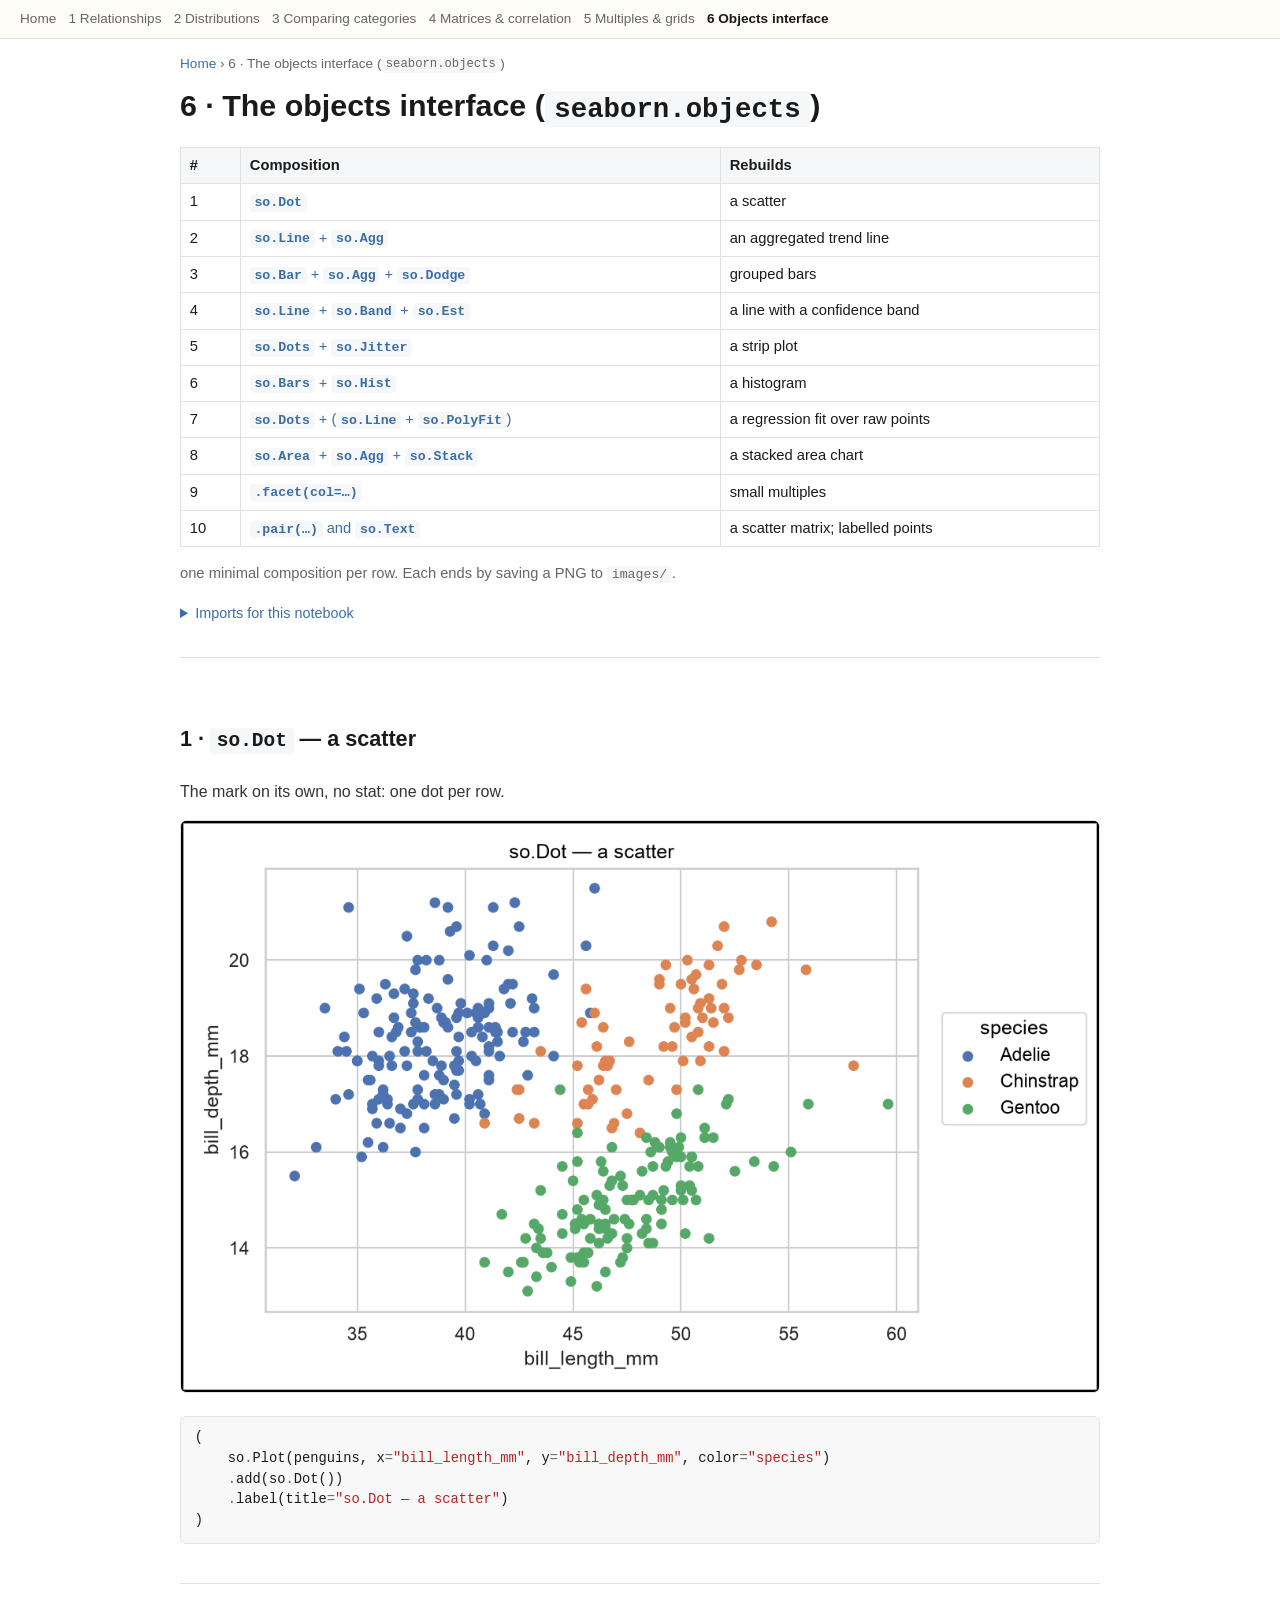
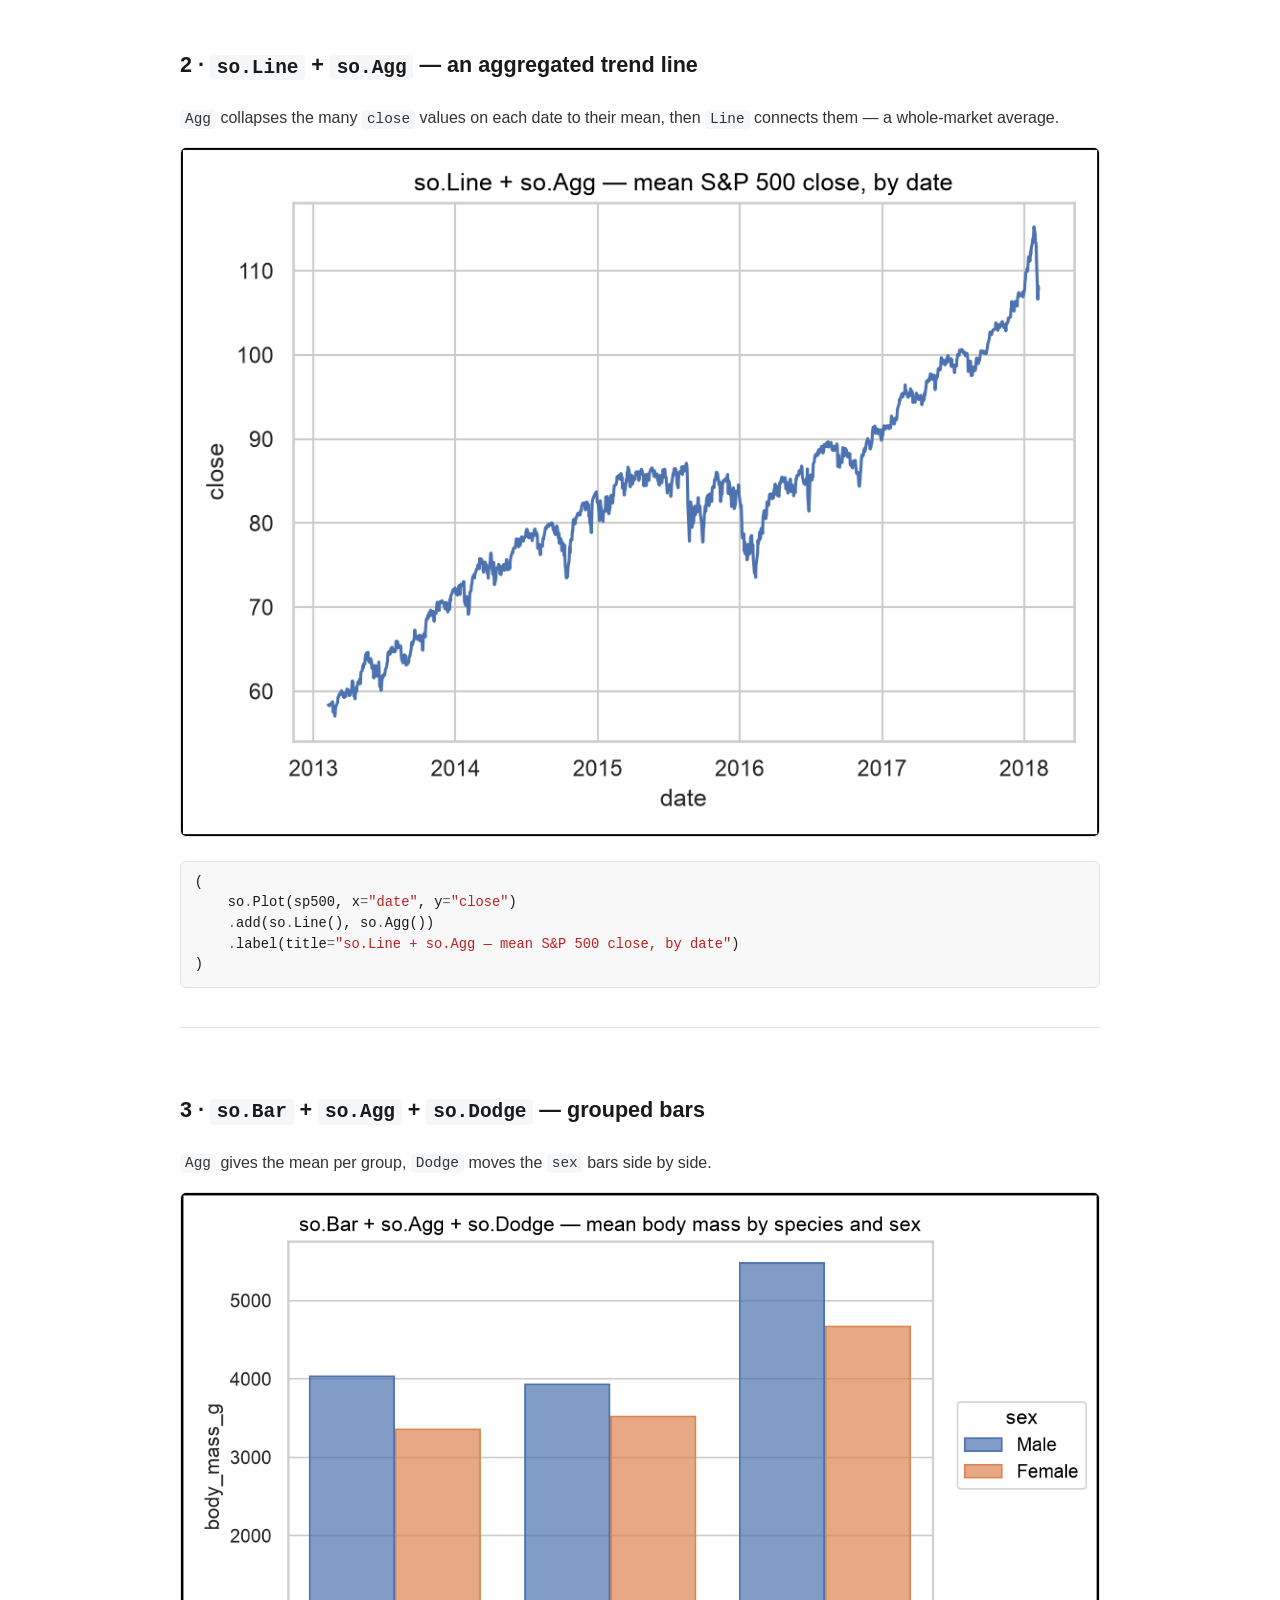
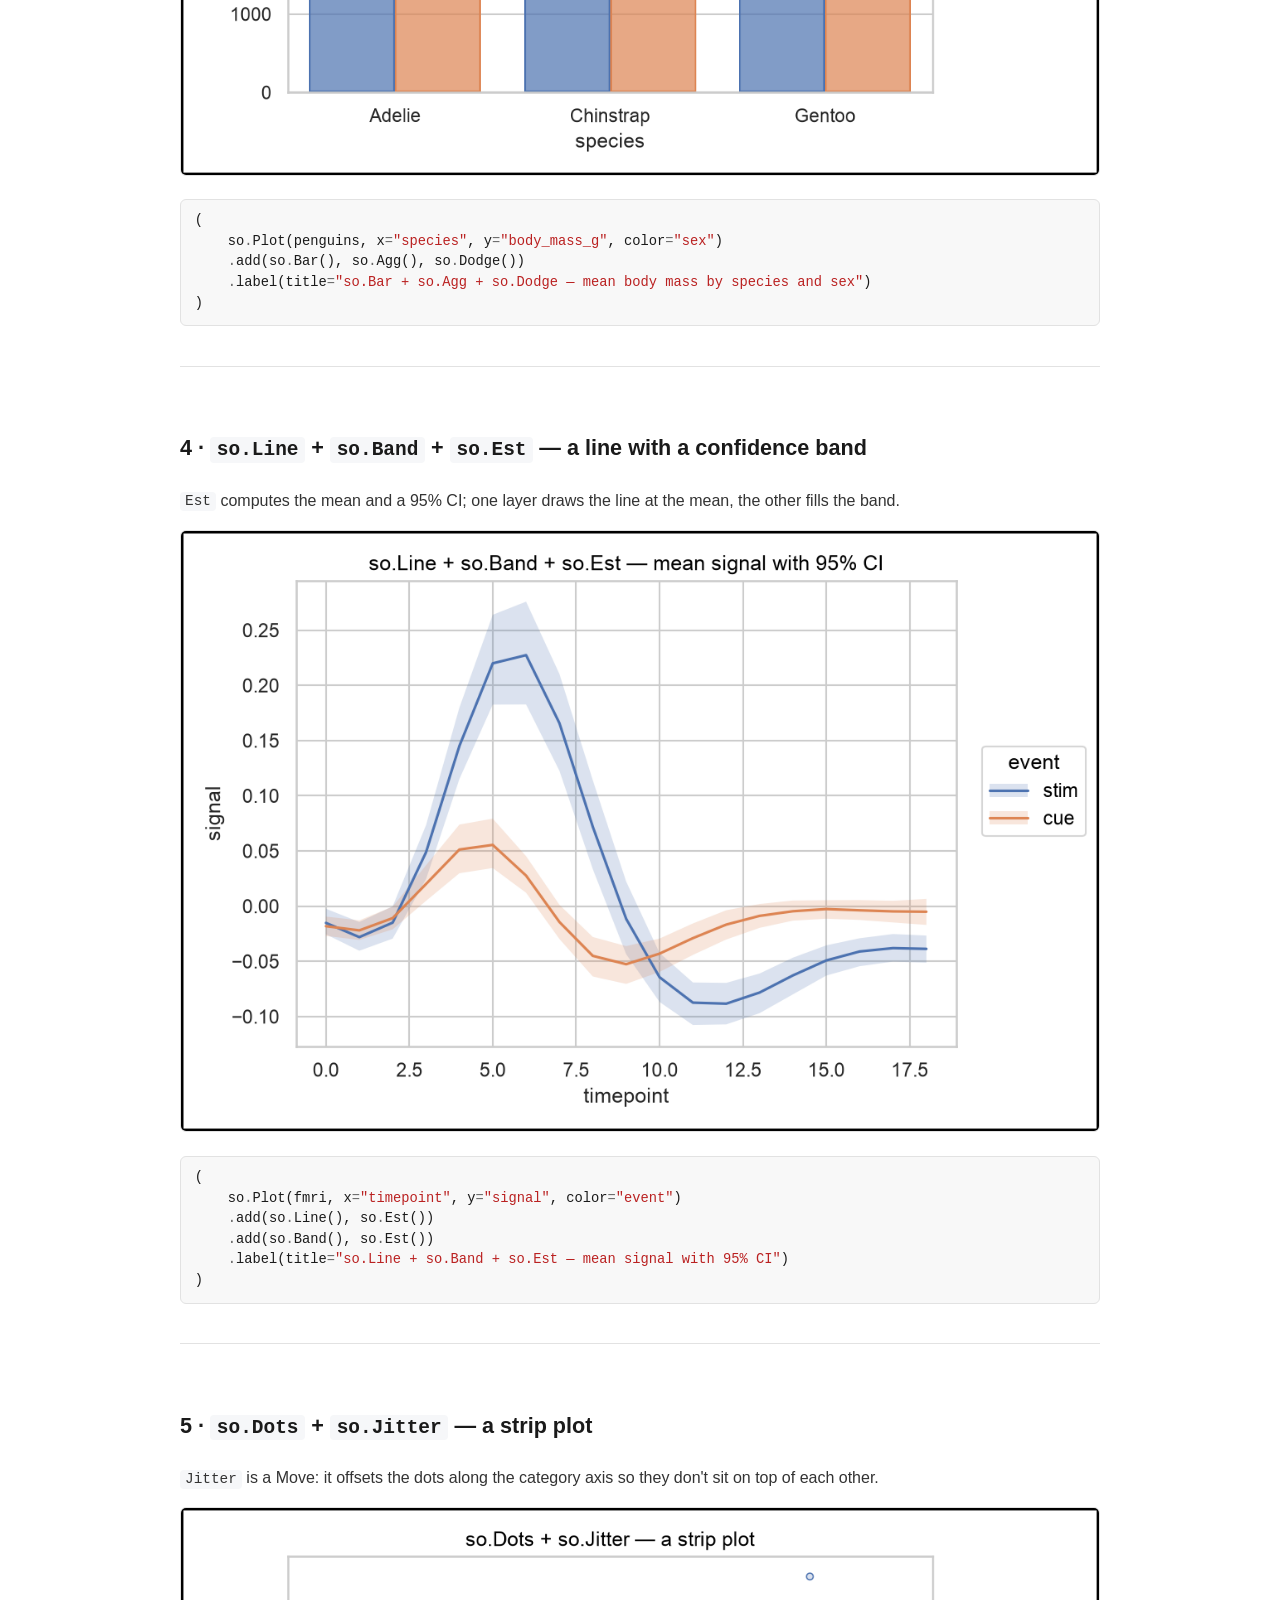
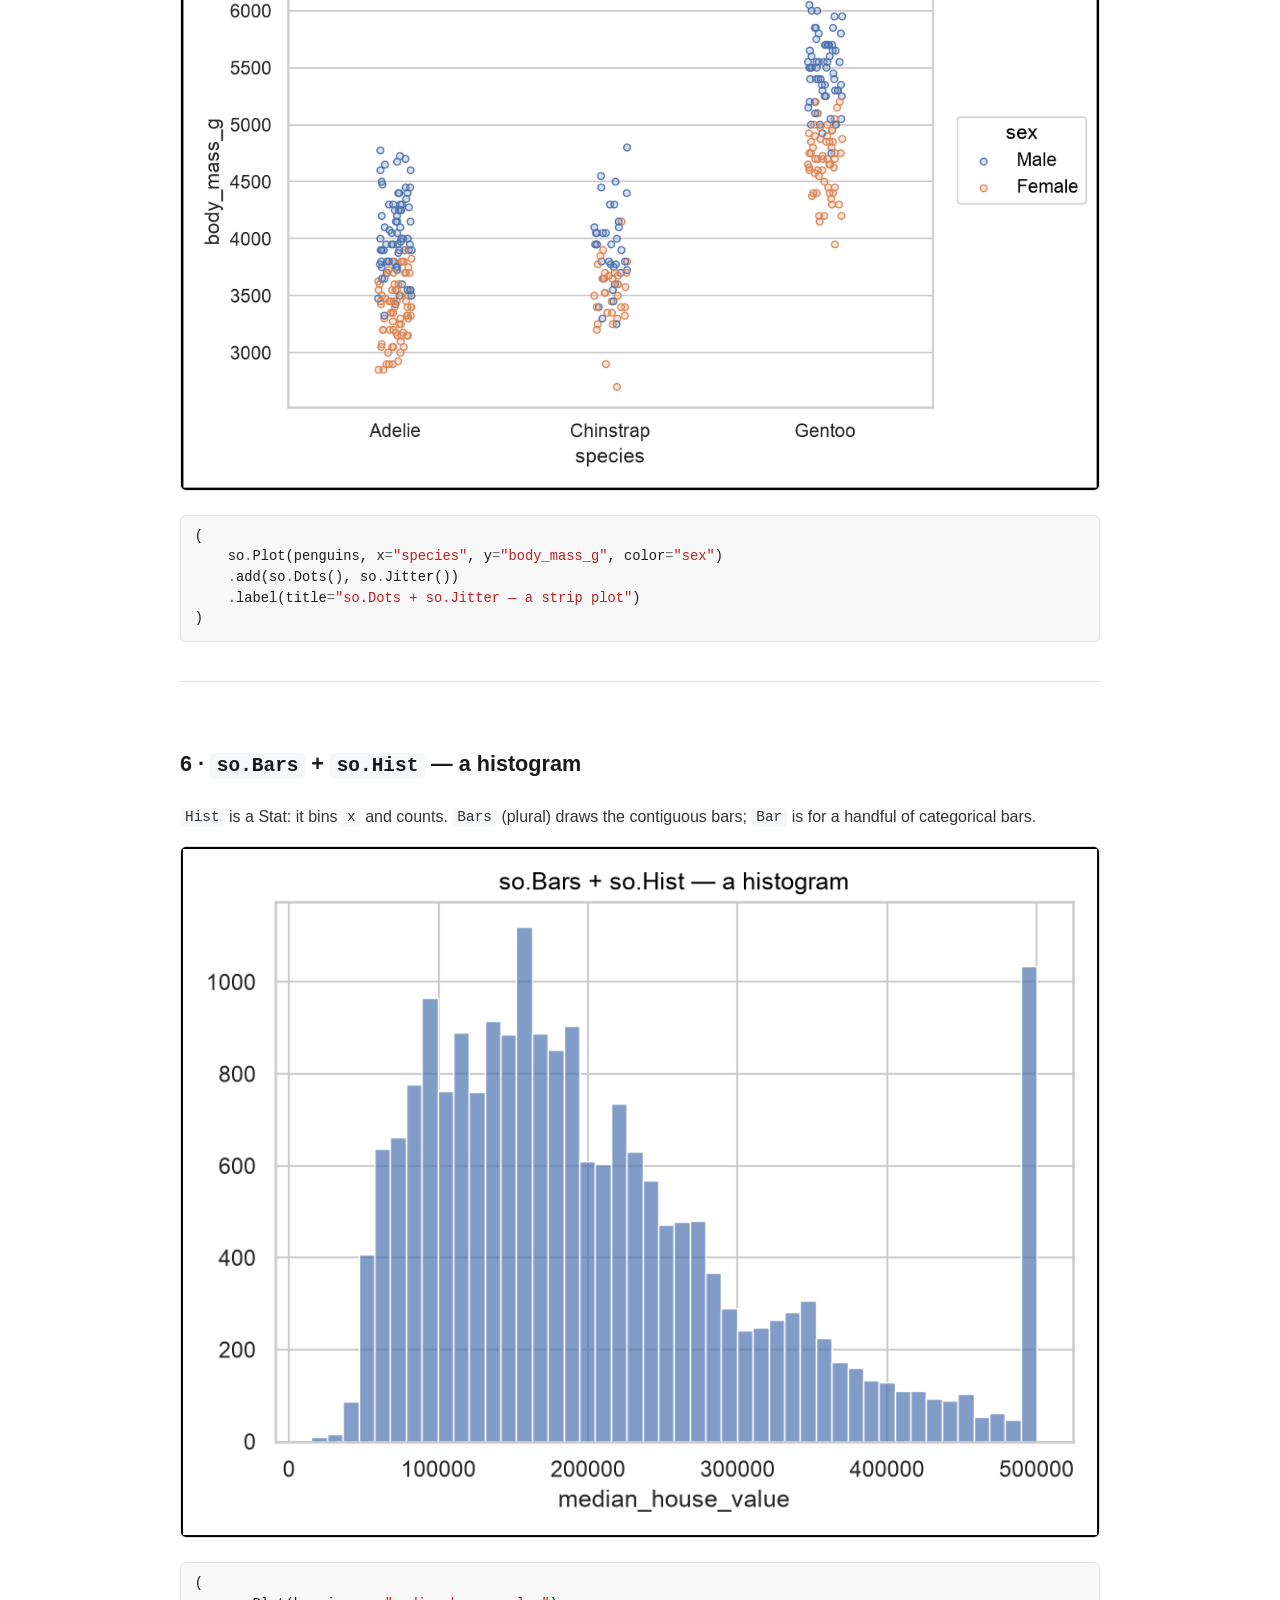
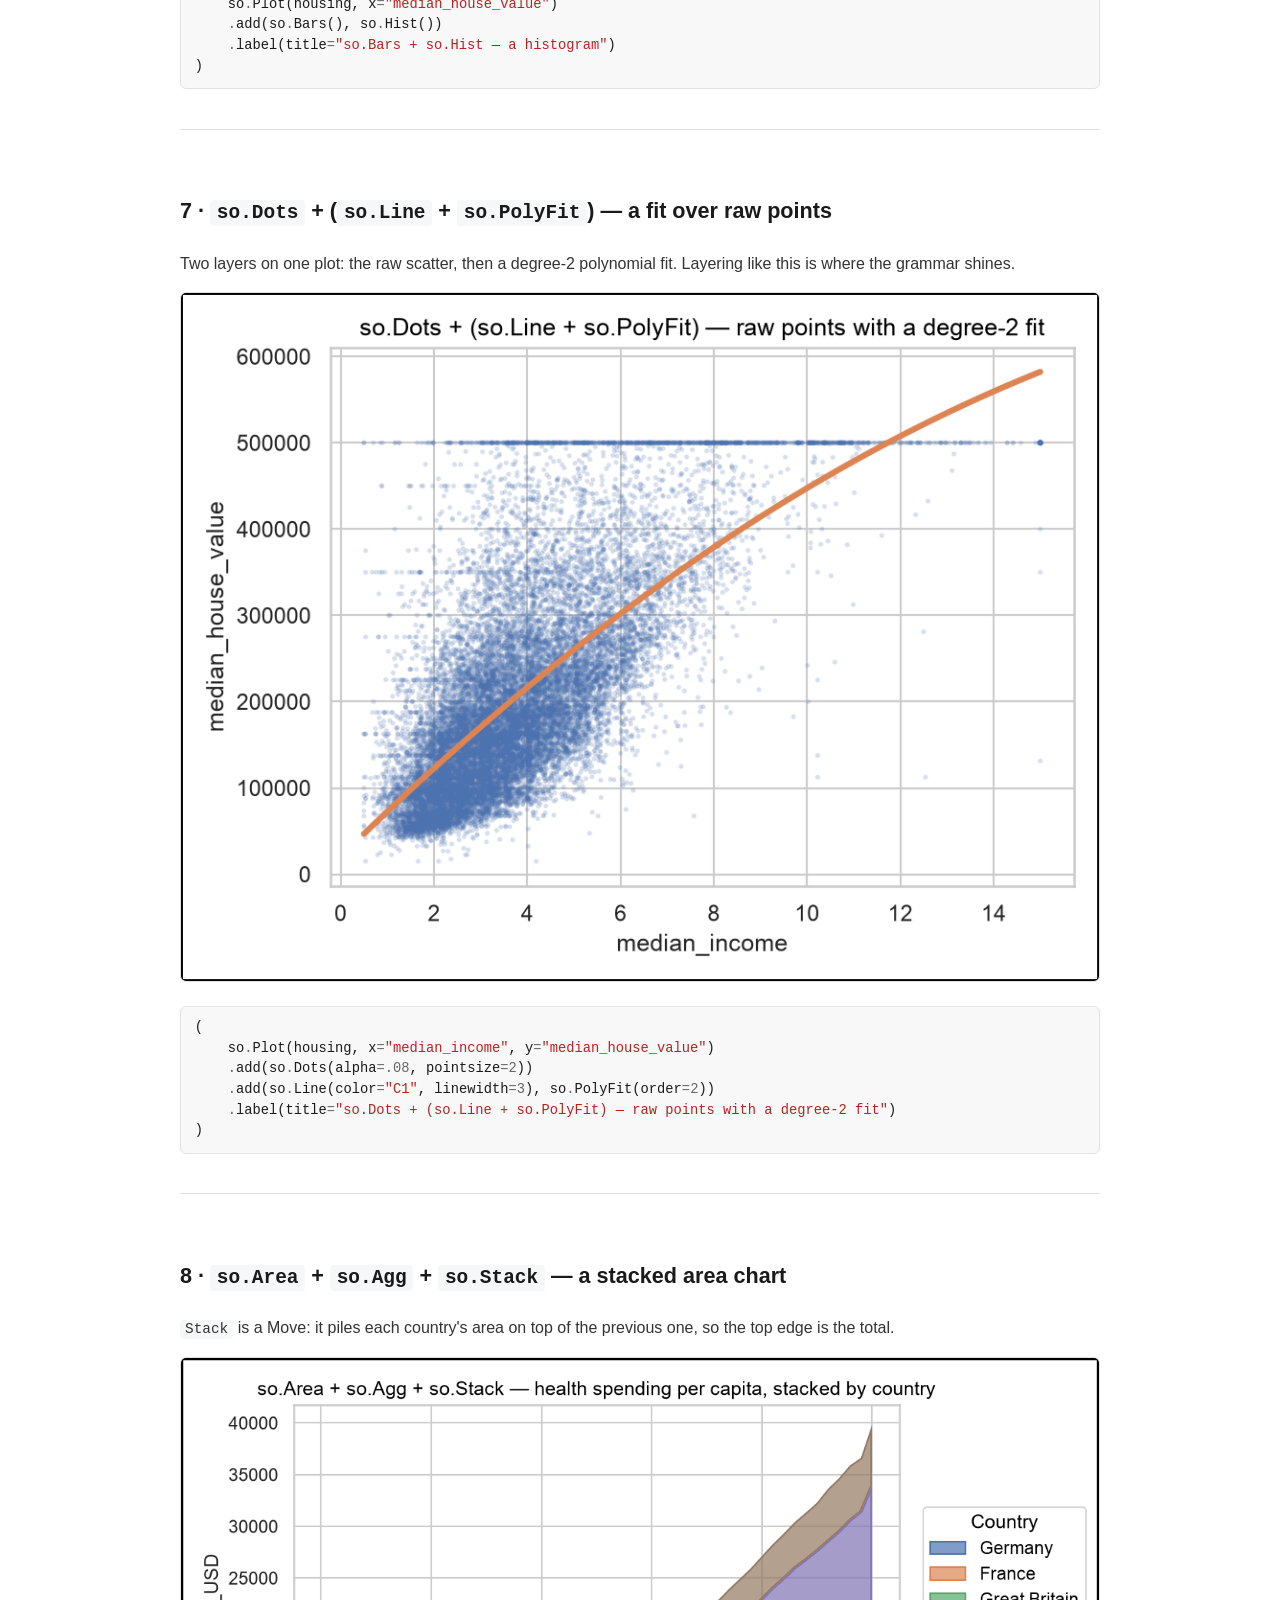
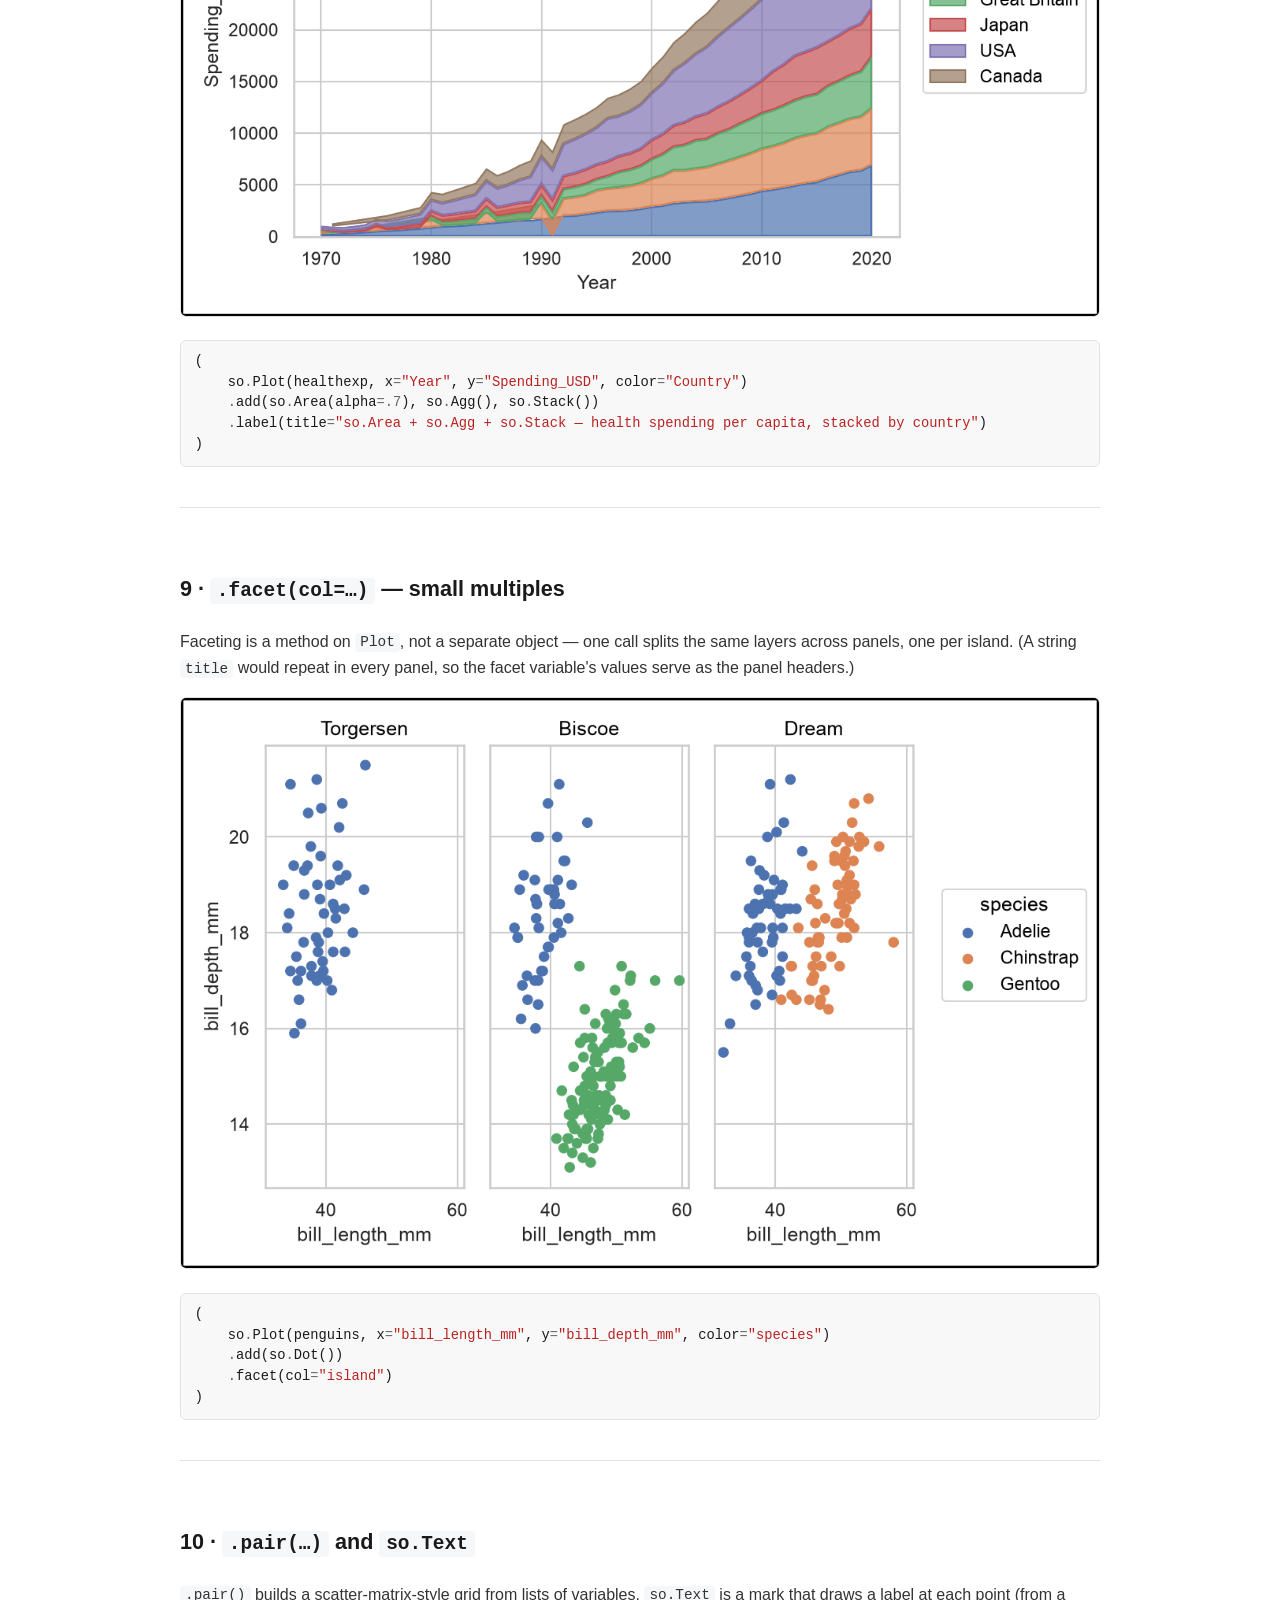
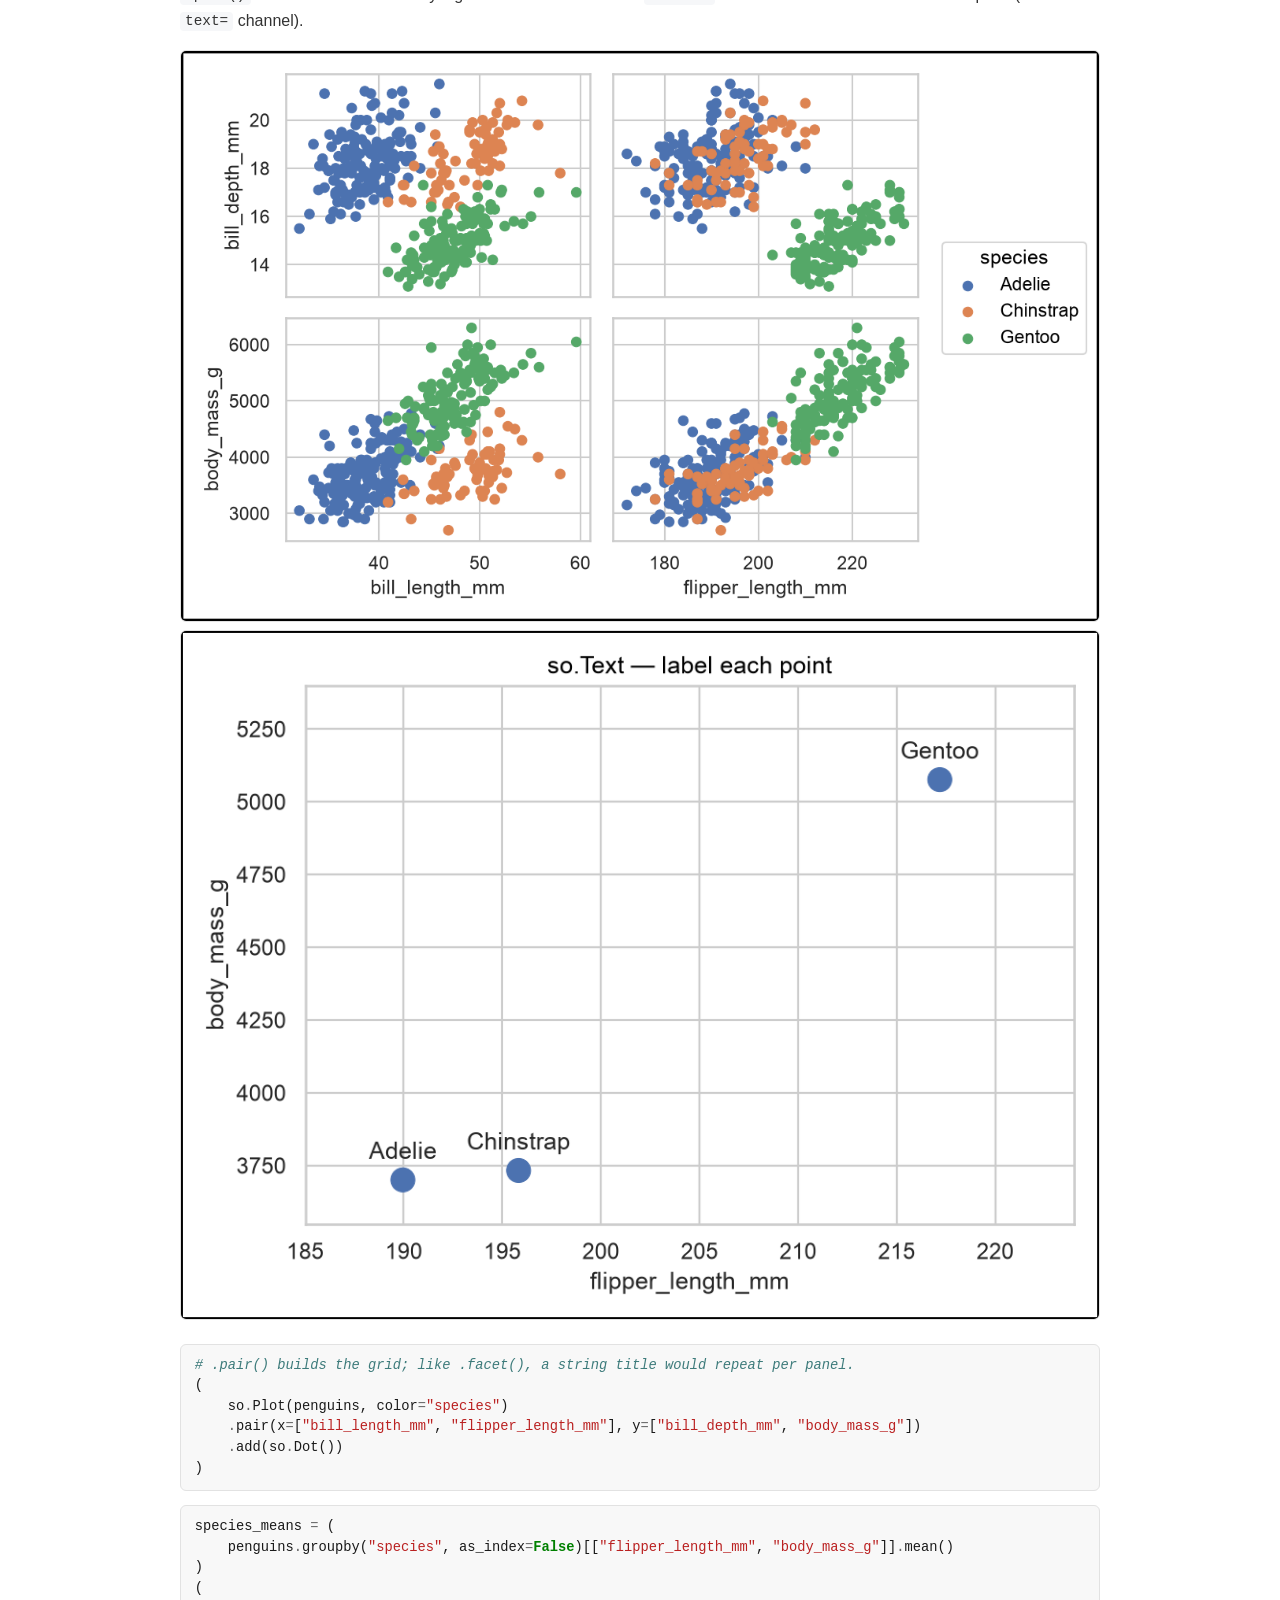
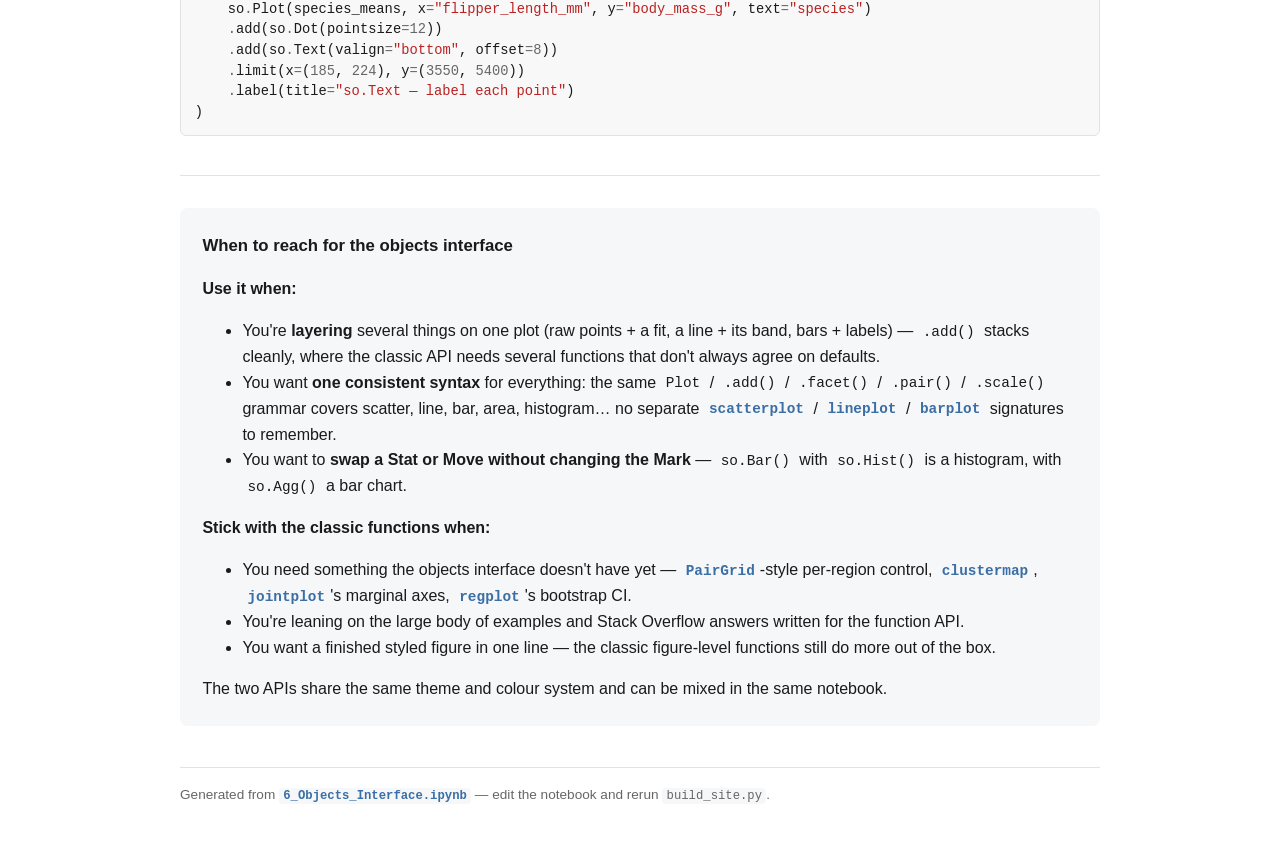
<file: docs/6-objects-interface.html>
<!doctype html>
<html lang="en">
<head>
<meta charset="utf-8">
<meta name="viewport" content="width=device-width, initial-scale=1">
<title>6 · The objects interface (`seaborn.objects`) — The Seaborn Portfolio</title>
<link rel="stylesheet" href="assets/style.css">
</head>
<body>

<nav class="topnav"><a href="index.html">Home</a><a href="1-relationships.html">1&nbsp;Relationships</a><a href="2-distributions.html">2&nbsp;Distributions</a><a href="3-comparing-categories.html">3&nbsp;Comparing categories</a><a href="4-matrices-and-correlation.html">4&nbsp;Matrices &amp; correlation</a><a href="5-multiples-and-grids.html">5&nbsp;Multiples &amp; grids</a><a href="6-objects-interface.html" class=here>6&nbsp;Objects interface</a></nav>
<main class="grouppage">
<header>
  <p class="crumb"><a href="index.html">Home</a> &rsaquo; 6 &middot; The objects interface (<code>seaborn.objects</code>)</p>
  <h1>6 &middot; The objects interface (<code>seaborn.objects</code>)</h1>
  <p class="question"></p>
  <table><thead><tr><th>#</th><th>Composition</th><th>Rebuilds</th></tr></thead><tbody><tr><td>1</td><td><a href="#1-so-dot-a-scatter"><code>so.Dot</code></a></td><td>a scatter</td></tr><tr><td>2</td><td><a href="#2-so-line-so-agg-an-aggregated-trend-line"><code>so.Line</code> + <code>so.Agg</code></a></td><td>an aggregated trend line</td></tr><tr><td>3</td><td><a href="#3-so-bar-so-agg-so-dodge-grouped-bars"><code>so.Bar</code> + <code>so.Agg</code> + <code>so.Dodge</code></a></td><td>grouped bars</td></tr><tr><td>4</td><td><a href="#4-so-line-so-band-so-est-a-line-with-a-confidence-band"><code>so.Line</code> + <code>so.Band</code> + <code>so.Est</code></a></td><td>a line with a confidence band</td></tr><tr><td>5</td><td><a href="#5-so-dots-so-jitter-a-strip-plot"><code>so.Dots</code> + <code>so.Jitter</code></a></td><td>a strip plot</td></tr><tr><td>6</td><td><a href="#6-so-bars-so-hist-a-histogram"><code>so.Bars</code> + <code>so.Hist</code></a></td><td>a histogram</td></tr><tr><td>7</td><td><a href="#7-so-dots-so-line-so-polyfit-a-fit-over-raw-points"><code>so.Dots</code> + (<code>so.Line</code> + <code>so.PolyFit</code>)</a></td><td>a regression fit over raw points</td></tr><tr><td>8</td><td><a href="#8-so-area-so-agg-so-stack-a-stacked-area-chart"><code>so.Area</code> + <code>so.Agg</code> + <code>so.Stack</code></a></td><td>a stacked area chart</td></tr><tr><td>9</td><td><a href="#9-facet-col-small-multiples"><code>.facet(col=…)</code></a></td><td>small multiples</td></tr><tr><td>10</td><td><a href="#10-pair-and-so-text"><code>.pair(…)</code> and <code>so.Text</code></a></td><td>a scatter matrix; labelled points</td></tr></tbody></table>
  <div class="method"><p>one minimal composition per row. Each ends by saving a PNG to <code>images/</code>.</p>
</div>
  <details class="imports"><summary>Imports for this notebook</summary>
  <div class="code"><div class="highlight"><pre><span></span><span class="kn">import</span><span class="w"> </span><span class="nn">matplotlib.pyplot</span><span class="w"> </span><span class="k">as</span><span class="w"> </span><span class="nn">plt</span>
<span class="kn">import</span><span class="w"> </span><span class="nn">pandas</span><span class="w"> </span><span class="k">as</span><span class="w"> </span><span class="nn">pd</span>
<span class="kn">import</span><span class="w"> </span><span class="nn">seaborn</span><span class="w"> </span><span class="k">as</span><span class="w"> </span><span class="nn">sns</span>
<span class="kn">import</span><span class="w"> </span><span class="nn">seaborn.objects</span><span class="w"> </span><span class="k">as</span><span class="w"> </span><span class="nn">so</span>

<span class="kn">from</span><span class="w"> </span><span class="nn">load_data</span><span class="w"> </span><span class="kn">import</span> <span class="n">load_data</span>
<span class="kn">import</span><span class="w"> </span><span class="nn">chart_style</span>  <span class="c1"># thin black frame around every chart image</span>

<span class="c1"># The objects interface has its own theme; point it at the same house style.</span>
<span class="n">so</span><span class="o">.</span><span class="n">Plot</span><span class="o">.</span><span class="n">config</span><span class="o">.</span><span class="n">theme</span><span class="o">.</span><span class="n">update</span><span class="p">(</span><span class="n">sns</span><span class="o">.</span><span class="n">axes_style</span><span class="p">(</span><span class="s2">"whitegrid"</span><span class="p">))</span>

<span class="n">penguins</span> <span class="o">=</span> <span class="n">sns</span><span class="o">.</span><span class="n">load_dataset</span><span class="p">(</span><span class="s2">"penguins"</span><span class="p">)</span>
<span class="n">fmri</span> <span class="o">=</span> <span class="n">sns</span><span class="o">.</span><span class="n">load_dataset</span><span class="p">(</span><span class="s2">"fmri"</span><span class="p">)</span>
<span class="n">healthexp</span> <span class="o">=</span> <span class="n">sns</span><span class="o">.</span><span class="n">load_dataset</span><span class="p">(</span><span class="s2">"healthexp"</span><span class="p">)</span>
<span class="n">housing</span> <span class="o">=</span> <span class="n">load_data</span><span class="p">(</span><span class="s2">"california_housing"</span><span class="p">)</span>
<span class="n">sp500</span> <span class="o">=</span> <span class="n">load_data</span><span class="p">(</span><span class="s2">"sp500"</span><span class="p">)</span>
</pre></div>
</div></details>
</header>
<section class="chart" id="1-so-dot-a-scatter"><h2><a href="#1-so-dot-a-scatter">1 · <code>so.Dot</code> — a scatter</p>
</a></h2><div class="desc"><p>The mark on its own, no stat: one dot per row.</p>
</div><figure><img loading="lazy" src="assets/full/6_01_dot.png" alt="so.Dot"></figure><div class="code"><div class="highlight"><pre><span></span><span class="p">(</span>
    <span class="n">so</span><span class="o">.</span><span class="n">Plot</span><span class="p">(</span><span class="n">penguins</span><span class="p">,</span> <span class="n">x</span><span class="o">=</span><span class="s2">"bill_length_mm"</span><span class="p">,</span> <span class="n">y</span><span class="o">=</span><span class="s2">"bill_depth_mm"</span><span class="p">,</span> <span class="n">color</span><span class="o">=</span><span class="s2">"species"</span><span class="p">)</span>
    <span class="o">.</span><span class="n">add</span><span class="p">(</span><span class="n">so</span><span class="o">.</span><span class="n">Dot</span><span class="p">())</span>
    <span class="o">.</span><span class="n">label</span><span class="p">(</span><span class="n">title</span><span class="o">=</span><span class="s2">"so.Dot — a scatter"</span><span class="p">)</span>
<span class="p">)</span>
</pre></div>
</div></section><section class="chart" id="2-so-line-so-agg-an-aggregated-trend-line"><h2><a href="#2-so-line-so-agg-an-aggregated-trend-line">2 · <code>so.Line</code> + <code>so.Agg</code> — an aggregated trend line</p>
</a></h2><div class="desc"><p><code>Agg</code> collapses the many <code>close</code> values on each date to their mean, then <code>Line</code> connects them — a whole-market average.</p>
</div><figure><img loading="lazy" src="assets/full/6_02_line_agg.png" alt="so.Line + so.Agg"></figure><div class="code"><div class="highlight"><pre><span></span><span class="p">(</span>
    <span class="n">so</span><span class="o">.</span><span class="n">Plot</span><span class="p">(</span><span class="n">sp500</span><span class="p">,</span> <span class="n">x</span><span class="o">=</span><span class="s2">"date"</span><span class="p">,</span> <span class="n">y</span><span class="o">=</span><span class="s2">"close"</span><span class="p">)</span>
    <span class="o">.</span><span class="n">add</span><span class="p">(</span><span class="n">so</span><span class="o">.</span><span class="n">Line</span><span class="p">(),</span> <span class="n">so</span><span class="o">.</span><span class="n">Agg</span><span class="p">())</span>
    <span class="o">.</span><span class="n">label</span><span class="p">(</span><span class="n">title</span><span class="o">=</span><span class="s2">"so.Line + so.Agg — mean S&amp;P 500 close, by date"</span><span class="p">)</span>
<span class="p">)</span>
</pre></div>
</div></section><section class="chart" id="3-so-bar-so-agg-so-dodge-grouped-bars"><h2><a href="#3-so-bar-so-agg-so-dodge-grouped-bars">3 · <code>so.Bar</code> + <code>so.Agg</code> + <code>so.Dodge</code> — grouped bars</p>
</a></h2><div class="desc"><p><code>Agg</code> gives the mean per group, <code>Dodge</code> moves the <code>sex</code> bars side by side.</p>
</div><figure><img loading="lazy" src="assets/full/6_03_bar_agg_dodge.png" alt="so.Bar + so.Agg + so.Dodge"></figure><div class="code"><div class="highlight"><pre><span></span><span class="p">(</span>
    <span class="n">so</span><span class="o">.</span><span class="n">Plot</span><span class="p">(</span><span class="n">penguins</span><span class="p">,</span> <span class="n">x</span><span class="o">=</span><span class="s2">"species"</span><span class="p">,</span> <span class="n">y</span><span class="o">=</span><span class="s2">"body_mass_g"</span><span class="p">,</span> <span class="n">color</span><span class="o">=</span><span class="s2">"sex"</span><span class="p">)</span>
    <span class="o">.</span><span class="n">add</span><span class="p">(</span><span class="n">so</span><span class="o">.</span><span class="n">Bar</span><span class="p">(),</span> <span class="n">so</span><span class="o">.</span><span class="n">Agg</span><span class="p">(),</span> <span class="n">so</span><span class="o">.</span><span class="n">Dodge</span><span class="p">())</span>
    <span class="o">.</span><span class="n">label</span><span class="p">(</span><span class="n">title</span><span class="o">=</span><span class="s2">"so.Bar + so.Agg + so.Dodge — mean body mass by species and sex"</span><span class="p">)</span>
<span class="p">)</span>
</pre></div>
</div></section><section class="chart" id="4-so-line-so-band-so-est-a-line-with-a-confidence-band"><h2><a href="#4-so-line-so-band-so-est-a-line-with-a-confidence-band">4 · <code>so.Line</code> + <code>so.Band</code> + <code>so.Est</code> — a line with a confidence band</p>
</a></h2><div class="desc"><p><code>Est</code> computes the mean and a 95% CI; one layer draws the line at the mean, the other fills the band.</p>
</div><figure><img loading="lazy" src="assets/full/6_04_line_band_est.png" alt="so.Line + so.Band + so.Est"></figure><div class="code"><div class="highlight"><pre><span></span><span class="p">(</span>
    <span class="n">so</span><span class="o">.</span><span class="n">Plot</span><span class="p">(</span><span class="n">fmri</span><span class="p">,</span> <span class="n">x</span><span class="o">=</span><span class="s2">"timepoint"</span><span class="p">,</span> <span class="n">y</span><span class="o">=</span><span class="s2">"signal"</span><span class="p">,</span> <span class="n">color</span><span class="o">=</span><span class="s2">"event"</span><span class="p">)</span>
    <span class="o">.</span><span class="n">add</span><span class="p">(</span><span class="n">so</span><span class="o">.</span><span class="n">Line</span><span class="p">(),</span> <span class="n">so</span><span class="o">.</span><span class="n">Est</span><span class="p">())</span>
    <span class="o">.</span><span class="n">add</span><span class="p">(</span><span class="n">so</span><span class="o">.</span><span class="n">Band</span><span class="p">(),</span> <span class="n">so</span><span class="o">.</span><span class="n">Est</span><span class="p">())</span>
    <span class="o">.</span><span class="n">label</span><span class="p">(</span><span class="n">title</span><span class="o">=</span><span class="s2">"so.Line + so.Band + so.Est — mean signal with 95% CI"</span><span class="p">)</span>
<span class="p">)</span>
</pre></div>
</div></section><section class="chart" id="5-so-dots-so-jitter-a-strip-plot"><h2><a href="#5-so-dots-so-jitter-a-strip-plot">5 · <code>so.Dots</code> + <code>so.Jitter</code> — a strip plot</p>
</a></h2><div class="desc"><p><code>Jitter</code> is a Move: it offsets the dots along the category axis so they don't sit on top of each other.</p>
</div><figure><img loading="lazy" src="assets/full/6_05_dots_jitter.png" alt="so.Dots + so.Jitter"></figure><div class="code"><div class="highlight"><pre><span></span><span class="p">(</span>
    <span class="n">so</span><span class="o">.</span><span class="n">Plot</span><span class="p">(</span><span class="n">penguins</span><span class="p">,</span> <span class="n">x</span><span class="o">=</span><span class="s2">"species"</span><span class="p">,</span> <span class="n">y</span><span class="o">=</span><span class="s2">"body_mass_g"</span><span class="p">,</span> <span class="n">color</span><span class="o">=</span><span class="s2">"sex"</span><span class="p">)</span>
    <span class="o">.</span><span class="n">add</span><span class="p">(</span><span class="n">so</span><span class="o">.</span><span class="n">Dots</span><span class="p">(),</span> <span class="n">so</span><span class="o">.</span><span class="n">Jitter</span><span class="p">())</span>
    <span class="o">.</span><span class="n">label</span><span class="p">(</span><span class="n">title</span><span class="o">=</span><span class="s2">"so.Dots + so.Jitter — a strip plot"</span><span class="p">)</span>
<span class="p">)</span>
</pre></div>
</div></section><section class="chart" id="6-so-bars-so-hist-a-histogram"><h2><a href="#6-so-bars-so-hist-a-histogram">6 · <code>so.Bars</code> + <code>so.Hist</code> — a histogram</p>
</a></h2><div class="desc"><p><code>Hist</code> is a Stat: it bins <code>x</code> and counts. <code>Bars</code> (plural) draws the contiguous bars; <code>Bar</code> is for a handful of categorical bars.</p>
</div><figure><img loading="lazy" src="assets/full/6_06_bars_hist.png" alt="so.Bars + so.Hist"></figure><div class="code"><div class="highlight"><pre><span></span><span class="p">(</span>
    <span class="n">so</span><span class="o">.</span><span class="n">Plot</span><span class="p">(</span><span class="n">housing</span><span class="p">,</span> <span class="n">x</span><span class="o">=</span><span class="s2">"median_house_value"</span><span class="p">)</span>
    <span class="o">.</span><span class="n">add</span><span class="p">(</span><span class="n">so</span><span class="o">.</span><span class="n">Bars</span><span class="p">(),</span> <span class="n">so</span><span class="o">.</span><span class="n">Hist</span><span class="p">())</span>
    <span class="o">.</span><span class="n">label</span><span class="p">(</span><span class="n">title</span><span class="o">=</span><span class="s2">"so.Bars + so.Hist — a histogram"</span><span class="p">)</span>
<span class="p">)</span>
</pre></div>
</div></section><section class="chart" id="7-so-dots-so-line-so-polyfit-a-fit-over-raw-points"><h2><a href="#7-so-dots-so-line-so-polyfit-a-fit-over-raw-points">7 · <code>so.Dots</code> + (<code>so.Line</code> + <code>so.PolyFit</code>) — a fit over raw points</p>
</a></h2><div class="desc"><p>Two layers on one plot: the raw scatter, then a degree-2 polynomial fit. Layering like this is where the grammar shines.</p>
</div><figure><img loading="lazy" src="assets/full/6_07_polyfit.png" alt="so.Dots + (so.Line + so.PolyFit)"></figure><div class="code"><div class="highlight"><pre><span></span><span class="p">(</span>
    <span class="n">so</span><span class="o">.</span><span class="n">Plot</span><span class="p">(</span><span class="n">housing</span><span class="p">,</span> <span class="n">x</span><span class="o">=</span><span class="s2">"median_income"</span><span class="p">,</span> <span class="n">y</span><span class="o">=</span><span class="s2">"median_house_value"</span><span class="p">)</span>
    <span class="o">.</span><span class="n">add</span><span class="p">(</span><span class="n">so</span><span class="o">.</span><span class="n">Dots</span><span class="p">(</span><span class="n">alpha</span><span class="o">=</span><span class="mf">.08</span><span class="p">,</span> <span class="n">pointsize</span><span class="o">=</span><span class="mi">2</span><span class="p">))</span>
    <span class="o">.</span><span class="n">add</span><span class="p">(</span><span class="n">so</span><span class="o">.</span><span class="n">Line</span><span class="p">(</span><span class="n">color</span><span class="o">=</span><span class="s2">"C1"</span><span class="p">,</span> <span class="n">linewidth</span><span class="o">=</span><span class="mi">3</span><span class="p">),</span> <span class="n">so</span><span class="o">.</span><span class="n">PolyFit</span><span class="p">(</span><span class="n">order</span><span class="o">=</span><span class="mi">2</span><span class="p">))</span>
    <span class="o">.</span><span class="n">label</span><span class="p">(</span><span class="n">title</span><span class="o">=</span><span class="s2">"so.Dots + (so.Line + so.PolyFit) — raw points with a degree-2 fit"</span><span class="p">)</span>
<span class="p">)</span>
</pre></div>
</div></section><section class="chart" id="8-so-area-so-agg-so-stack-a-stacked-area-chart"><h2><a href="#8-so-area-so-agg-so-stack-a-stacked-area-chart">8 · <code>so.Area</code> + <code>so.Agg</code> + <code>so.Stack</code> — a stacked area chart</p>
</a></h2><div class="desc"><p><code>Stack</code> is a Move: it piles each country's area on top of the previous one, so the top edge is the total.</p>
</div><figure><img loading="lazy" src="assets/full/6_08_area_stack.png" alt="so.Area + so.Agg + so.Stack"></figure><div class="code"><div class="highlight"><pre><span></span><span class="p">(</span>
    <span class="n">so</span><span class="o">.</span><span class="n">Plot</span><span class="p">(</span><span class="n">healthexp</span><span class="p">,</span> <span class="n">x</span><span class="o">=</span><span class="s2">"Year"</span><span class="p">,</span> <span class="n">y</span><span class="o">=</span><span class="s2">"Spending_USD"</span><span class="p">,</span> <span class="n">color</span><span class="o">=</span><span class="s2">"Country"</span><span class="p">)</span>
    <span class="o">.</span><span class="n">add</span><span class="p">(</span><span class="n">so</span><span class="o">.</span><span class="n">Area</span><span class="p">(</span><span class="n">alpha</span><span class="o">=</span><span class="mf">.7</span><span class="p">),</span> <span class="n">so</span><span class="o">.</span><span class="n">Agg</span><span class="p">(),</span> <span class="n">so</span><span class="o">.</span><span class="n">Stack</span><span class="p">())</span>
    <span class="o">.</span><span class="n">label</span><span class="p">(</span><span class="n">title</span><span class="o">=</span><span class="s2">"so.Area + so.Agg + so.Stack — health spending per capita, stacked by country"</span><span class="p">)</span>
<span class="p">)</span>
</pre></div>
</div></section><section class="chart" id="9-facet-col-small-multiples"><h2><a href="#9-facet-col-small-multiples">9 · <code>.facet(col=…)</code> — small multiples</p>
</a></h2><div class="desc"><p>Faceting is a method on <code>Plot</code>, not a separate object — one call splits the same layers across panels, one per island. (A string <code>title</code> would repeat in every panel, so the facet variable's values serve as the panel headers.)</p>
</div><figure><img loading="lazy" src="assets/full/6_09_facet.png" alt=".facet(col=…)"></figure><div class="code"><div class="highlight"><pre><span></span><span class="p">(</span>
    <span class="n">so</span><span class="o">.</span><span class="n">Plot</span><span class="p">(</span><span class="n">penguins</span><span class="p">,</span> <span class="n">x</span><span class="o">=</span><span class="s2">"bill_length_mm"</span><span class="p">,</span> <span class="n">y</span><span class="o">=</span><span class="s2">"bill_depth_mm"</span><span class="p">,</span> <span class="n">color</span><span class="o">=</span><span class="s2">"species"</span><span class="p">)</span>
    <span class="o">.</span><span class="n">add</span><span class="p">(</span><span class="n">so</span><span class="o">.</span><span class="n">Dot</span><span class="p">())</span>
    <span class="o">.</span><span class="n">facet</span><span class="p">(</span><span class="n">col</span><span class="o">=</span><span class="s2">"island"</span><span class="p">)</span>
<span class="p">)</span>
</pre></div>
</div></section><section class="chart" id="10-pair-and-so-text"><h2><a href="#10-pair-and-so-text">10 · <code>.pair(…)</code> and <code>so.Text</code></p>
</a></h2><div class="desc"><p><code>.pair()</code> builds a scatter-matrix-style grid from lists of variables. <code>so.Text</code> is a mark that draws a label at each point (from a <code>text=</code> channel).</p>
</div><figure><img loading="lazy" src="assets/full/6_10_pair.png" alt=".pair(…) and so.Text"><img loading="lazy" src="assets/full/6_10_text.png" alt=".pair(…) and so.Text"></figure><div class="code"><div class="highlight"><pre><span></span><span class="c1"># .pair() builds the grid; like .facet(), a string title would repeat per panel.</span>
<span class="p">(</span>
    <span class="n">so</span><span class="o">.</span><span class="n">Plot</span><span class="p">(</span><span class="n">penguins</span><span class="p">,</span> <span class="n">color</span><span class="o">=</span><span class="s2">"species"</span><span class="p">)</span>
    <span class="o">.</span><span class="n">pair</span><span class="p">(</span><span class="n">x</span><span class="o">=</span><span class="p">[</span><span class="s2">"bill_length_mm"</span><span class="p">,</span> <span class="s2">"flipper_length_mm"</span><span class="p">],</span> <span class="n">y</span><span class="o">=</span><span class="p">[</span><span class="s2">"bill_depth_mm"</span><span class="p">,</span> <span class="s2">"body_mass_g"</span><span class="p">])</span>
    <span class="o">.</span><span class="n">add</span><span class="p">(</span><span class="n">so</span><span class="o">.</span><span class="n">Dot</span><span class="p">())</span>
<span class="p">)</span>
</pre></div>
</div><div class="code"><div class="highlight"><pre><span></span><span class="n">species_means</span> <span class="o">=</span> <span class="p">(</span>
    <span class="n">penguins</span><span class="o">.</span><span class="n">groupby</span><span class="p">(</span><span class="s2">"species"</span><span class="p">,</span> <span class="n">as_index</span><span class="o">=</span><span class="kc">False</span><span class="p">)[[</span><span class="s2">"flipper_length_mm"</span><span class="p">,</span> <span class="s2">"body_mass_g"</span><span class="p">]]</span><span class="o">.</span><span class="n">mean</span><span class="p">()</span>
<span class="p">)</span>
<span class="p">(</span>
    <span class="n">so</span><span class="o">.</span><span class="n">Plot</span><span class="p">(</span><span class="n">species_means</span><span class="p">,</span> <span class="n">x</span><span class="o">=</span><span class="s2">"flipper_length_mm"</span><span class="p">,</span> <span class="n">y</span><span class="o">=</span><span class="s2">"body_mass_g"</span><span class="p">,</span> <span class="n">text</span><span class="o">=</span><span class="s2">"species"</span><span class="p">)</span>
    <span class="o">.</span><span class="n">add</span><span class="p">(</span><span class="n">so</span><span class="o">.</span><span class="n">Dot</span><span class="p">(</span><span class="n">pointsize</span><span class="o">=</span><span class="mi">12</span><span class="p">))</span>
    <span class="o">.</span><span class="n">add</span><span class="p">(</span><span class="n">so</span><span class="o">.</span><span class="n">Text</span><span class="p">(</span><span class="n">valign</span><span class="o">=</span><span class="s2">"bottom"</span><span class="p">,</span> <span class="n">offset</span><span class="o">=</span><span class="mi">8</span><span class="p">))</span>
    <span class="o">.</span><span class="n">limit</span><span class="p">(</span><span class="n">x</span><span class="o">=</span><span class="p">(</span><span class="mi">185</span><span class="p">,</span> <span class="mi">224</span><span class="p">),</span> <span class="n">y</span><span class="o">=</span><span class="p">(</span><span class="mi">3550</span><span class="p">,</span> <span class="mi">5400</span><span class="p">))</span>
    <span class="o">.</span><span class="n">label</span><span class="p">(</span><span class="n">title</span><span class="o">=</span><span class="s2">"so.Text — label each point"</span><span class="p">)</span>
<span class="p">)</span>
</pre></div>
</div></section>
<section class="chart trailing"><h3>When to reach for the objects interface</h3>
<p><strong>Use it when:</strong></p>
<ul>
<li>You're <strong>layering</strong> several things on one plot (raw points + a fit, a line + its
band, bars + labels) — <code>.add()</code> stacks cleanly, where the classic API needs
several functions that don't always agree on defaults.</li>
<li>You want <strong>one consistent syntax</strong> for everything: the same <code>Plot</code> /
<code>.add()</code> / <code>.facet()</code> / <code>.pair()</code> / <code>.scale()</code> grammar covers scatter, line,
bar, area, histogram… no separate <a href="1-relationships.html#scatterplot"><code>scatterplot</code></a> / <a href="1-relationships.html#lineplot"><code>lineplot</code></a> / <a href="3-comparing-categories.html#barplot"><code>barplot</code></a>
signatures to remember.</li>
<li>You want to <strong>swap a Stat or Move without changing the Mark</strong> — <code>so.Bar()</code>
with <code>so.Hist()</code> is a histogram, with <code>so.Agg()</code> a bar chart.</li>
</ul>
<p><strong>Stick with the classic functions when:</strong></p>
<ul>
<li>You need something the objects interface doesn't have yet — <a href="5-multiples-and-grids.html#pairgrid"><code>PairGrid</code></a>-style
per-region control, <a href="4-matrices-and-correlation.html#clustermap"><code>clustermap</code></a>, <a href="5-multiples-and-grids.html#jointplot"><code>jointplot</code></a>'s marginal axes, <a href="1-relationships.html#regplot"><code>regplot</code></a>'s
bootstrap CI.</li>
<li>You're leaning on the large body of examples and Stack Overflow answers written
for the function API.</li>
<li>You want a finished styled figure in one line — the classic figure-level
functions still do more out of the box.</li>
</ul>
<p>The two APIs share the same theme and colour system and can be mixed in the same
notebook.</p>
</section>
<footer>Generated from <a href="https://github.com/omri-sabag83/The-Seaborn-Portfolio/blob/main/6_Objects_Interface.ipynb"><code>6_Objects_Interface.ipynb</code></a> &mdash;
edit the notebook and rerun <code>build_site.py</code>.</footer>
</main>

</body>
</html>
</file>
<file: docs/assets/style.css>
:root{--fg:#1a1a1a;--muted:#666;--line:#e2e2e2;--bg:#fff;--accent:#3a6ea5;--soft:#f6f7f9}
*{box-sizing:border-box}
body{margin:0;color:var(--fg);background:var(--bg);
  font:16px/1.6 -apple-system,BlinkMacSystemFont,"Segoe UI",Roboto,Helvetica,Arial,sans-serif}
a{color:var(--accent);text-decoration:none}
a:hover{text-decoration:underline}
main{max-width:960px;margin:0 auto;padding:0 20px 60px}
img{max-width:100%;height:auto}
h1{font-size:1.9rem;margin:.2em 0 .1em}
h2{font-size:1.35rem;margin:1.8em 0 .4em}
h3{font-size:1.05rem}
code{background:var(--soft);padding:.1em .35em;border-radius:4px;font-size:.9em}
a code{font-weight:600}
pre{margin:0}
table{border-collapse:collapse;width:100%;margin:1em 0;font-size:.92rem}
th,td{border:1px solid var(--line);padding:.4em .6em;text-align:left;vertical-align:top}
th{background:var(--soft)}

.topnav{position:sticky;top:0;z-index:10;display:flex;flex-wrap:wrap;gap:.2em .9em;
  background:#fffdf7;border-bottom:1px solid var(--line);padding:.6em 20px;font-size:.85rem}
.topnav a{color:var(--muted)}
.topnav a.here{color:var(--fg);font-weight:600}

.hero{max-width:960px;margin:0 auto;padding:2.4em 20px 1em}
.hero h1{font-size:2.3rem;margin:0}
.tagline{color:var(--muted);font-size:1.1rem;margin:.3em 0 0}
.intro{border-bottom:1px solid var(--line);padding-bottom:1em;margin-bottom:1.5em}
.intro h2{font-size:1.2rem}

.group{margin:2.2em 0}
.group h2{margin-bottom:.1em}
.question{color:var(--muted);font-style:italic;margin:.2em 0 1em}
.grid{display:grid;grid-template-columns:repeat(auto-fill,minmax(210px,1fr));gap:16px}
.card{display:flex;flex-direction:column;border:1px solid var(--line);border-radius:8px;
  overflow:hidden;background:var(--bg);transition:box-shadow .12s,border-color .12s}
.card:hover{border-color:var(--accent);box-shadow:0 2px 12px rgba(0,0,0,.09);text-decoration:none}
.card img{width:100%;aspect-ratio:4/3;object-fit:cover;background:var(--soft);border-bottom:1px solid var(--line)}
.card-name{font-weight:600;padding:.5em .7em 0}
.card-one{color:var(--muted);font-size:.82rem;padding:.2em .7em .7em}

.grouppage header{border-bottom:1px solid var(--line);padding-bottom:1em}
.crumb{color:var(--muted);font-size:.85rem;margin:1em 0 0}
.method{color:var(--muted);font-size:.92rem}
.imports{margin:1em 0}
.imports summary{cursor:pointer;color:var(--accent);font-size:.9rem}

.chart{border-bottom:1px solid var(--line);padding:1.6em 0}
.chart:last-of-type{border-bottom:none}
.chart h2 a{color:var(--fg)}
.desc{color:#333}
figure{margin:1em 0;text-align:center}
figure img{border:1px solid var(--line);border-radius:6px}
.code{background:var(--soft);border:1px solid var(--line);border-radius:6px;
  padding:.8em 1em;overflow-x:auto;margin:1em 0;font-size:.86rem}
.code pre{font:.86rem/1.5 ui-monospace,SFMono-Regular,Menlo,Consolas,monospace}
.bestfor{background:#f4f8fb;border-left:3px solid var(--accent);border-radius:0 6px 6px 0;
  padding:.4em 1.1em;margin:1em 0}
.bestfor ul{margin:.5em 0;padding-left:1.2em}
.bestfor li{margin:.3em 0}
.trailing{background:var(--soft);border-radius:8px;padding:.5em 1.4em;margin-top:2em}

footer{margin-top:3em;padding-top:1.2em;border-top:1px solid var(--line);
  color:var(--muted);font-size:.85rem}
@media (max-width:520px){.hero h1{font-size:1.8rem}}

pre { line-height: 125%; }
td.linenos .normal { color: inherit; background-color: transparent; padding-left: 5px; padding-right: 5px; }
span.linenos { color: inherit; background-color: transparent; padding-left: 5px; padding-right: 5px; }
td.linenos .special { color: #000000; background-color: #ffffc0; padding-left: 5px; padding-right: 5px; }
span.linenos.special { color: #000000; background-color: #ffffc0; padding-left: 5px; padding-right: 5px; }
.code .hll { background-color: #ffffcc }
.code { background: #f8f8f8; }
.code .c { color: #3D7B7B; font-style: italic } /* Comment */
.code .err { border: 1px solid #F00 } /* Error */
.code .k { color: #008000; font-weight: bold } /* Keyword */
.code .o { color: #666 } /* Operator */
.code .ch { color: #3D7B7B; font-style: italic } /* Comment.Hashbang */
.code .cm { color: #3D7B7B; font-style: italic } /* Comment.Multiline */
.code .cp { color: #9C6500 } /* Comment.Preproc */
.code .cpf { color: #3D7B7B; font-style: italic } /* Comment.PreprocFile */
.code .c1 { color: #3D7B7B; font-style: italic } /* Comment.Single */
.code .cs { color: #3D7B7B; font-style: italic } /* Comment.Special */
.code .gd { color: #A00000 } /* Generic.Deleted */
.code .ge { font-style: italic } /* Generic.Emph */
.code .ges { font-weight: bold; font-style: italic } /* Generic.EmphStrong */
.code .gr { color: #E40000 } /* Generic.Error */
.code .gh { color: #000080; font-weight: bold } /* Generic.Heading */
.code .gi { color: #008400 } /* Generic.Inserted */
.code .go { color: #717171 } /* Generic.Output */
.code .gp { color: #000080; font-weight: bold } /* Generic.Prompt */
.code .gs { font-weight: bold } /* Generic.Strong */
.code .gu { color: #800080; font-weight: bold } /* Generic.Subheading */
.code .gt { color: #04D } /* Generic.Traceback */
.code .kc { color: #008000; font-weight: bold } /* Keyword.Constant */
.code .kd { color: #008000; font-weight: bold } /* Keyword.Declaration */
.code .kn { color: #008000; font-weight: bold } /* Keyword.Namespace */
.code .kp { color: #008000 } /* Keyword.Pseudo */
.code .kr { color: #008000; font-weight: bold } /* Keyword.Reserved */
.code .kt { color: #B00040 } /* Keyword.Type */
.code .m { color: #666 } /* Literal.Number */
.code .s { color: #BA2121 } /* Literal.String */
.code .na { color: #687822 } /* Name.Attribute */
.code .nb { color: #008000 } /* Name.Builtin */
.code .nc { color: #00F; font-weight: bold } /* Name.Class */
.code .no { color: #800 } /* Name.Constant */
.code .nd { color: #A2F } /* Name.Decorator */
.code .ni { color: #717171; font-weight: bold } /* Name.Entity */
.code .ne { color: #CB3F38; font-weight: bold } /* Name.Exception */
.code .nf { color: #00F } /* Name.Function */
.code .nl { color: #767600 } /* Name.Label */
.code .nn { color: #00F; font-weight: bold } /* Name.Namespace */
.code .nt { color: #008000; font-weight: bold } /* Name.Tag */
.code .nv { color: #19177C } /* Name.Variable */
.code .ow { color: #A2F; font-weight: bold } /* Operator.Word */
.code .w { color: #BBB } /* Text.Whitespace */
.code .mb { color: #666 } /* Literal.Number.Bin */
.code .mf { color: #666 } /* Literal.Number.Float */
.code .mh { color: #666 } /* Literal.Number.Hex */
.code .mi { color: #666 } /* Literal.Number.Integer */
.code .mo { color: #666 } /* Literal.Number.Oct */
.code .sa { color: #BA2121 } /* Literal.String.Affix */
.code .sb { color: #BA2121 } /* Literal.String.Backtick */
.code .sc { color: #BA2121 } /* Literal.String.Char */
.code .dl { color: #BA2121 } /* Literal.String.Delimiter */
.code .sd { color: #BA2121; font-style: italic } /* Literal.String.Doc */
.code .s2 { color: #BA2121 } /* Literal.String.Double */
.code .se { color: #AA5D1F; font-weight: bold } /* Literal.String.Escape */
.code .sh { color: #BA2121 } /* Literal.String.Heredoc */
.code .si { color: #A45A77; font-weight: bold } /* Literal.String.Interpol */
.code .sx { color: #008000 } /* Literal.String.Other */
.code .sr { color: #A45A77 } /* Literal.String.Regex */
.code .s1 { color: #BA2121 } /* Literal.String.Single */
.code .ss { color: #19177C } /* Literal.String.Symbol */
.code .bp { color: #008000 } /* Name.Builtin.Pseudo */
.code .fm { color: #00F } /* Name.Function.Magic */
.code .vc { color: #19177C } /* Name.Variable.Class */
.code .vg { color: #19177C } /* Name.Variable.Global */
.code .vi { color: #19177C } /* Name.Variable.Instance */
.code .vm { color: #19177C } /* Name.Variable.Magic */
.code .il { color: #666 } /* Literal.Number.Integer.Long */
</file>
